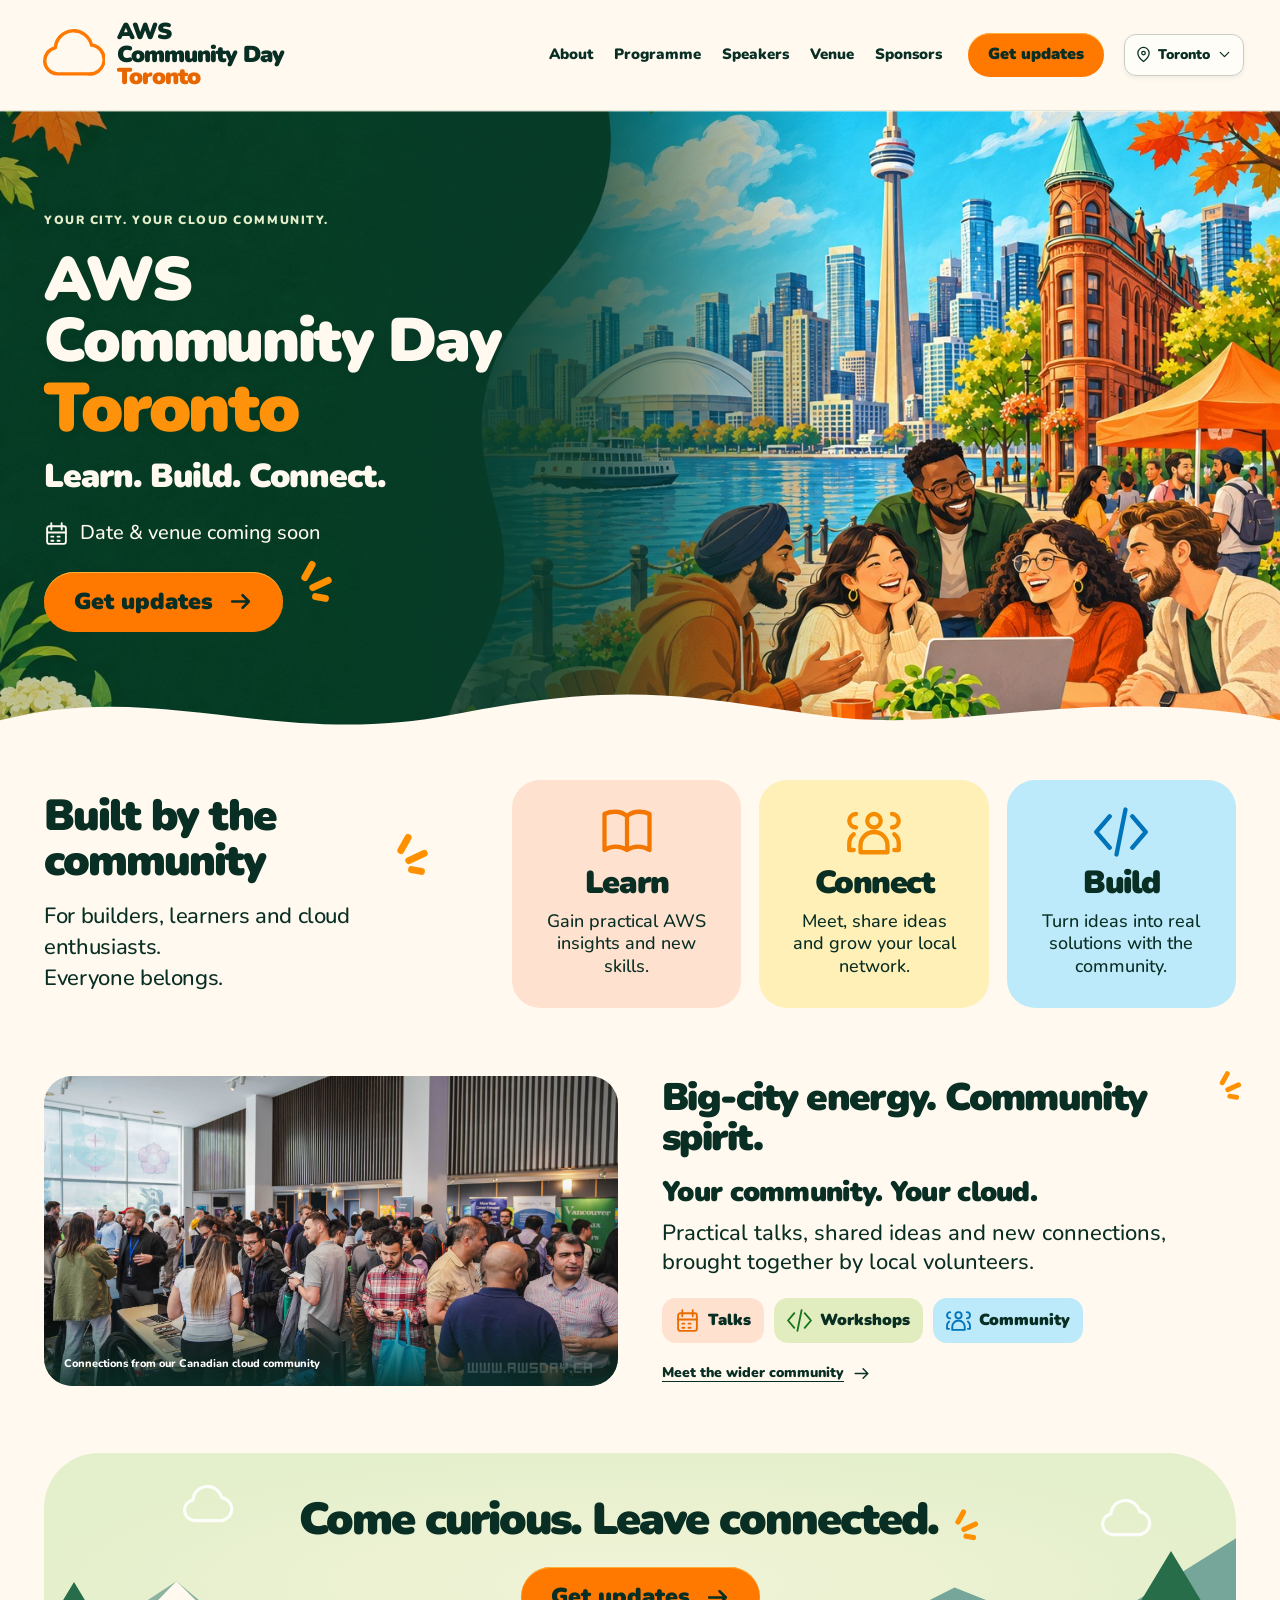
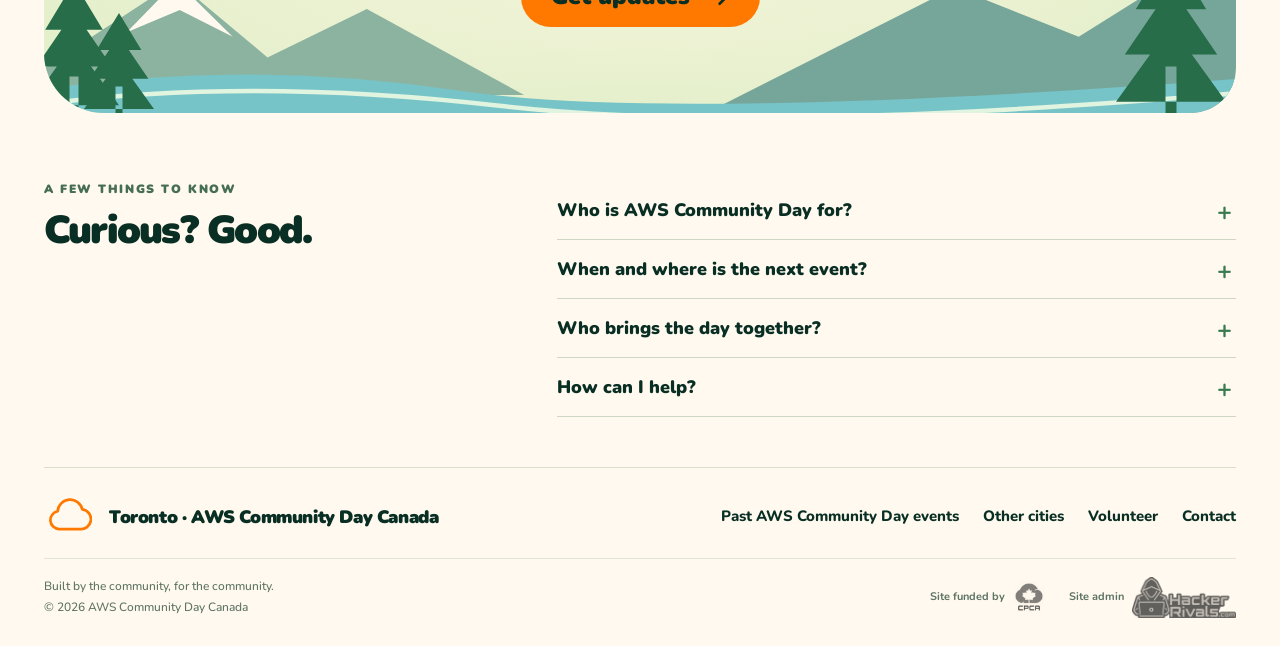
<file: index.html>
<!doctype html>
<html lang="en-CA">
<head>
<meta charset="utf-8">
<meta name="viewport" content="width=device-width,initial-scale=1">
<meta name="theme-color" content="#093b2b"><title>AWS Community Day Toronto | Learn. Build. Connect.</title>
<meta name="description" content="Built by the community, for the community. Join AWS Community Day Toronto for practical talks, shared ideas and new connections. Date and venue coming soon.">
<link rel="canonical" href="https://toronto.awsday.ca/">
<meta property="og:type" content="website">
<meta property="og:title" content="AWS Community Day Toronto">
<meta property="og:description" content="Learn. Build. Connect. Everyone belongs.">
<meta property="og:url" content="https://toronto.awsday.ca/">
<meta property="og:image" content="https://toronto.awsday.ca/assets/hero.jpg">
<meta name="twitter:card" content="summary_large_image">
<link rel="icon" href="favicon.svg" type="image/svg+xml">
<link rel="preload" href="assets/nunito-latin.woff2" as="font" type="font/woff2" crossorigin>
<link rel="preload" href="assets/hero.jpg" as="image" fetchpriority="high">
<link rel="stylesheet" href="styles.css?v=a0f942ae7796">
<script src="app.js" defer></script></head>
<body data-city="toronto"><a href="#main" class="skip-link">Skip to content</a>
<header class="site-header"><div class="header-inner"><a class="brand" href="#top" aria-label="AWS Community Day Toronto home"><svg class="icon brand-cloud" viewBox="0 0 24 24" fill="none" stroke="currentColor" stroke-width="1.8" stroke-linecap="round" stroke-linejoin="round" aria-hidden="true"><path d="M7 19a5 5 0 0 1-.8-9.9A7 7 0 0 1 20 8a5.5 5.5 0 0 1-1.5 11Z"/></svg><span>AWS<br>Community Day<br><strong>Toronto</strong></span></a>
<nav class="desktop-nav" aria-label="Main navigation"><a href="#about">About</a><button data-panel="programme" aria-haspopup="dialog" aria-controls="panel-programme">Programme</button><button data-panel="speakers" aria-haspopup="dialog" aria-controls="panel-speakers">Speakers</button><button data-panel="venue" aria-haspopup="dialog" aria-controls="panel-venue">Venue</button><button data-panel="sponsors" aria-haspopup="dialog" aria-controls="panel-sponsors">Sponsors</button></nav><div class="header-actions"><a class="button button-small header-updates" href="https://www.meetup.com/toronto-aws-users-united/" target="_blank" rel="noopener noreferrer">Get updates</a><div class="city-selector"><button class="city-switch" data-city-picker aria-expanded="false" aria-controls="city-options" aria-label="Change city, currently Toronto"><svg class="icon " viewBox="0 0 24 24" fill="none" stroke="currentColor" stroke-width="1.8" stroke-linecap="round" stroke-linejoin="round" aria-hidden="true"><path d="M20 10c0 6-8 12-8 12S4 16 4 10a8 8 0 1 1 16 0Z"/><circle cx="12" cy="10" r="2.5"/></svg><span>Toronto</span><svg class="icon " viewBox="0 0 24 24" fill="none" stroke="currentColor" stroke-width="1.8" stroke-linecap="round" stroke-linejoin="round" aria-hidden="true"><path d="m6 9 6 6 6-6"/></svg></button><nav id="city-options" class="city-dropdown" aria-label="Choose your city" hidden><a href="https://vancouver.awsday.ca/"><span>Vancouver</span></a><a href="https://toronto.awsday.ca/" aria-current="page"><span>Toronto</span><span class="city-dropdown-current">Current city</span></a><a href="https://victoria.awsday.ca/"><span>Victoria</span></a></nav></div><button class="menu-toggle" aria-expanded="false" aria-controls="mobile-nav" aria-label="Open navigation"><svg class="icon " viewBox="0 0 24 24" fill="none" stroke="currentColor" stroke-width="1.8" stroke-linecap="round" stroke-linejoin="round" aria-hidden="true"><path d="M3 6h18M3 12h18M3 18h18"/></svg></button></div></div>
<nav id="mobile-nav" class="mobile-nav" aria-label="Mobile navigation" hidden><a href="#about">About</a><button data-panel="programme" aria-haspopup="dialog" aria-controls="panel-programme">Programme</button><button data-panel="speakers" aria-haspopup="dialog" aria-controls="panel-speakers">Speakers</button><button data-panel="venue" aria-haspopup="dialog" aria-controls="panel-venue">Venue</button><button data-panel="sponsors" aria-haspopup="dialog" aria-controls="panel-sponsors">Sponsors</button><a href="https://www.meetup.com/toronto-aws-users-united/" target="_blank" rel="noopener noreferrer">Get updates</a></nav></header>
<main id="main">
<section id="top" class="hero" aria-labelledby="hero-title"><img class="hero-art" src="assets/hero.jpg" width="1536" height="1024" alt="Illustrated Toronto waterfront with the CN Tower, skyline and a community of builders" fetchpriority="high"><div class="hero-inner"><div class="hero-copy"><span class="hero-kicker">Your city. Your cloud community.</span><h1 id="hero-title">AWS<br>Community Day<br><span>Toronto</span></h1><p class="hero-tagline">Learn. Build. Connect.</p><p class="event-status"><svg class="icon " viewBox="0 0 24 24" fill="none" stroke="currentColor" stroke-width="1.8" stroke-linecap="round" stroke-linejoin="round" aria-hidden="true"><rect x="3" y="5" width="18" height="17" rx="2"/><path d="M7 2v6m10-6v6M3 11h18M7 15h2m4 0h2m-8 4h2m4 0h2"/></svg> Date & venue coming soon</p><div class="hero-cta"><a class="button button-large" href="https://www.meetup.com/toronto-aws-users-united/" target="_blank" rel="noopener noreferrer">Get updates <svg class="icon " viewBox="0 0 24 24" fill="none" stroke="currentColor" stroke-width="1.8" stroke-linecap="round" stroke-linejoin="round" aria-hidden="true"><path d="M4 12h16m-6-6 6 6-6 6"/></svg></a><span class="sparks" aria-hidden="true"><i></i><i></i><i></i></span></div></div></div><svg class="hero-wave" viewBox="0 0 1440 55" preserveAspectRatio="none" aria-hidden="true"><path d="M0 35C180-15 310 70 510 28S780 8 930 30 1230-10 1440 35V55H0Z" fill="#fff9ef"/></svg></section>
<section id="about" class="community-section content-width" aria-labelledby="community-title"><div class="community-intro"><h2 id="community-title">Built by the<br>community<span class="sparks" aria-hidden="true"><i></i><i></i><i></i></span></h2><p>For builders, learners and cloud enthusiasts.<br>Everyone belongs.</p></div><div class="pillars">
<article class="pillar learn"><svg class="icon " viewBox="0 0 24 24" fill="none" stroke="currentColor" stroke-width="1.8" stroke-linecap="round" stroke-linejoin="round" aria-hidden="true"><path d="M12 5C9 2 4 3 2 4v16c3-2 7-2 10 0 3-2 7-2 10 0V4c-2-1-7-2-10 1Zm0 0v15"/></svg><h3>Learn</h3><p>Gain practical AWS insights and new skills.</p></article>
<article class="pillar connect"><svg class="icon " viewBox="0 0 24 24" fill="none" stroke="currentColor" stroke-width="1.8" stroke-linecap="round" stroke-linejoin="round" aria-hidden="true"><circle cx="12" cy="7" r="3"/><path d="M6 21v-3a6 6 0 0 1 12 0v3ZM4 4a3 3 0 0 0 0 6M20 4a3 3 0 0 1 0 6M3 13a5 5 0 0 0-2 4v3h2m18-7a5 5 0 0 1 2 4v3h-2"/></svg><h3>Connect</h3><p>Meet, share ideas and grow your local network.</p></article>
<article class="pillar build"><svg class="icon " viewBox="0 0 24 24" fill="none" stroke="currentColor" stroke-width="1.8" stroke-linecap="round" stroke-linejoin="round" aria-hidden="true"><path d="m7 5-6 7 6 7m10-14 6 7-6 7M14 2l-4 20"/></svg><h3>Build</h3><p>Turn ideas into real solutions with the community.</p></article></div></section>
<section class="story-section content-width" aria-labelledby="story-title">
<figure class="community-photo"><img src="assets/community.jpg" width="3600" height="2400" loading="lazy" alt="Cloud community members meeting and sharing ideas at a previous Canadian event"><figcaption>Connections from our Canadian cloud community</figcaption></figure><div class="story-copy"><h2 id="story-title">Big-city energy. Community spirit.<span class="sparks" aria-hidden="true"><i></i><i></i><i></i></span></h2><h3>Your community. Your cloud.</h3><p>Practical talks, shared ideas and new connections, brought together by local volunteers.</p><div class="activity-tags"><button class="tag talks" data-panel="programme" aria-haspopup="dialog" aria-controls="panel-programme"><svg class="icon " viewBox="0 0 24 24" fill="none" stroke="currentColor" stroke-width="1.8" stroke-linecap="round" stroke-linejoin="round" aria-hidden="true"><rect x="3" y="5" width="18" height="17" rx="2"/><path d="M7 2v6m10-6v6M3 11h18M7 15h2m4 0h2m-8 4h2m4 0h2"/></svg> Talks</button><button class="tag workshops" data-panel="programme" aria-haspopup="dialog" aria-controls="panel-programme"><svg class="icon " viewBox="0 0 24 24" fill="none" stroke="currentColor" stroke-width="1.8" stroke-linecap="round" stroke-linejoin="round" aria-hidden="true"><path d="m7 5-6 7 6 7m10-14 6 7-6 7M14 2l-4 20"/></svg> Workshops</button><button class="tag community" data-panel="volunteer" aria-haspopup="dialog" aria-controls="panel-volunteer"><svg class="icon " viewBox="0 0 24 24" fill="none" stroke="currentColor" stroke-width="1.8" stroke-linecap="round" stroke-linejoin="round" aria-hidden="true"><circle cx="12" cy="7" r="3"/><path d="M6 21v-3a6 6 0 0 1 12 0v3ZM4 4a3 3 0 0 0 0 6M20 4a3 3 0 0 1 0 6M3 13a5 5 0 0 0-2 4v3h2m18-7a5 5 0 0 1 2 4v3h-2"/></svg> Community</button></div><a class="text-link" href="https://canadiancloud.org/" target="_blank" rel="noopener noreferrer">Meet the wider community <svg class="icon " viewBox="0 0 24 24" fill="none" stroke="currentColor" stroke-width="1.8" stroke-linecap="round" stroke-linejoin="round" aria-hidden="true"><path d="M4 12h16m-6-6 6 6-6 6"/></svg></a></div></section>
<section class="join-section content-width" aria-labelledby="join-title"><div class="join-landscape" aria-hidden="true"><svg viewBox="0 0 1440 290" preserveAspectRatio="none"><path d="M0 240 160 143 270 228 390 174 580 270H0Z" fill="#8cb3a0"/><path d="m100 200 60-57 68 62-64-30Z" fill="#fff9ef"/><path d="M800 290 1100 150 1250 205 1440 95V290Z" fill="#76a59a"/><path d="M0 263Q250 230 500 265T1440 252V290H0Z" fill="#76c4c7"/><path d="M0 280Q250 250 550 282T1440 268" stroke="#e1f4df" stroke-width="5" fill="none"/></svg><svg class="pine pine-one" viewBox="0 0 100 160" fill="currentColor"><path d="M45 105h10v55H45zM50 0 18 53h18L8 94h23L0 137h100L69 94h23L64 53h18Z"/></svg><svg class="pine pine-two" viewBox="0 0 100 160" fill="currentColor"><path d="M45 105h10v55H45zM50 0 18 53h18L8 94h23L0 137h100L69 94h23L64 53h18Z"/></svg><svg class="pine pine-three" viewBox="0 0 100 160" fill="currentColor"><path d="M45 105h10v55H45zM50 0 18 53h18L8 94h23L0 137h100L69 94h23L64 53h18Z"/></svg><svg class="icon landscape-cloud cloud-one" viewBox="0 0 24 24" fill="none" stroke="currentColor" stroke-width="1.8" stroke-linecap="round" stroke-linejoin="round" aria-hidden="true"><path d="M7 19a5 5 0 0 1-.8-9.9A7 7 0 0 1 20 8a5.5 5.5 0 0 1-1.5 11Z"/></svg><svg class="icon landscape-cloud cloud-two" viewBox="0 0 24 24" fill="none" stroke="currentColor" stroke-width="1.8" stroke-linecap="round" stroke-linejoin="round" aria-hidden="true"><path d="M7 19a5 5 0 0 1-.8-9.9A7 7 0 0 1 20 8a5.5 5.5 0 0 1-1.5 11Z"/></svg></div><div class="join-copy"><h2 id="join-title">Come curious.<br class="mobile-break"> Leave connected.<span class="sparks" aria-hidden="true"><i></i><i></i><i></i></span></h2><a class="button button-large" href="https://www.meetup.com/toronto-aws-users-united/" target="_blank" rel="noopener noreferrer">Get updates <svg class="icon " viewBox="0 0 24 24" fill="none" stroke="currentColor" stroke-width="1.8" stroke-linecap="round" stroke-linejoin="round" aria-hidden="true"><path d="M4 12h16m-6-6 6 6-6 6"/></svg></a></div></section>
<section class="faq-section content-width" aria-labelledby="faq-title"><div class="faq-heading"><span class="eyebrow">A few things to know</span><h2 id="faq-title">Curious? Good.</h2></div><div class="faq-items">
<details><summary>Who is AWS Community Day for?</summary><p>Developers, architects, students, cloud enthusiasts and anyone curious about AWS. Whether you’re just starting or have been building for years, you’re welcome here.</p></details>
<details><summary>When and where is the next event?</summary><p>The date and venue for Toronto are coming soon. Confirmed details, tickets, speakers and the programme will be published here.</p></details>
<details><summary>Who brings the day together?</summary><p>Local community leaders bring the day together, supported by AWS and the Canadian Public Cloud Association. It’s a day to learn from each other and make meaningful connections.</p></details>
<details><summary>How can I help?</summary><p>Attend one of the <a href="https://www.meetup.com/toronto-aws-users-united/" target="_blank" rel="noopener noreferrer">regular AWS Toronto meetups</a>, get to know the community, and connect with the local leaders to find out how you can volunteer.</p></details></div></section></main>
<footer class="site-footer content-width"><div class="footer-top"><a class="footer-brand" href="https://awsday.ca/"><svg class="icon " viewBox="0 0 24 24" fill="none" stroke="currentColor" stroke-width="1.8" stroke-linecap="round" stroke-linejoin="round" aria-hidden="true"><path d="M7 19a5 5 0 0 1-.8-9.9A7 7 0 0 1 20 8a5.5 5.5 0 0 1-1.5 11Z"/></svg><span>Toronto · AWS Community Day Canada</span></a>
<nav aria-label="Footer navigation"><a href="past-events/">Past AWS Community Day events</a><button data-city-picker aria-expanded="false" aria-controls="city-options">Other cities</button><button data-panel="volunteer" aria-haspopup="dialog" aria-controls="panel-volunteer">Volunteer</button><button data-panel="contact" aria-haspopup="dialog" aria-controls="panel-contact">Contact</button></nav></div><div class="footer-bottom"><div class="footer-notes"><span>Built by the community, for the community.</span><span>© 2026 AWS Community Day Canada</span></div><div class="footer-credits" aria-label="Site credits"><a class="footer-credit" href="https://canadiancloud.org/" target="_blank" rel="noopener noreferrer" aria-label="Site funded by CPCA, Canadian Public Cloud Association"><span>Site funded by</span><img class="cpca-logo" src="assets/cpca-logo.png" alt="CPCA" width="102" height="102" loading="lazy"></a><a class="footer-credit" href="https://hackerrivals.com/" target="_blank" rel="noopener noreferrer" aria-label="Site admin: HackerRivals"><span>Site admin</span><img class="hackerrivals-logo" src="assets/hackerrivals-logo.png" alt="HackerRivals" width="867" height="347" loading="lazy"></a></div></div></footer>

<dialog id="panel-programme" aria-labelledby="title-programme"><button class="dialog-close" aria-label="Close dialog"><svg class="icon " viewBox="0 0 24 24" fill="none" stroke="currentColor" stroke-width="1.8" stroke-linecap="round" stroke-linejoin="round" aria-hidden="true"><path d="m5 5 14 14M19 5 5 19"/></svg></button><span class="eyebrow">Programme</span><h2 id="title-programme">A day for curious minds.</h2><p>Practical talks, shared ideas and space to meet other builders. The Toronto programme and session times will be published once confirmed.</p><div class="panel-list"><p><svg class="icon " viewBox="0 0 24 24" fill="none" stroke="currentColor" stroke-width="1.8" stroke-linecap="round" stroke-linejoin="round" aria-hidden="true"><path d="M12 5C9 2 4 3 2 4v16c3-2 7-2 10 0 3-2 7-2 10 0V4c-2-1-7-2-10 1Zm0 0v15"/></svg> Learn from the people building in the cloud.</p><p><svg class="icon " viewBox="0 0 24 24" fill="none" stroke="currentColor" stroke-width="1.8" stroke-linecap="round" stroke-linejoin="round" aria-hidden="true"><path d="m7 5-6 7 6 7m10-14 6 7-6 7M14 2l-4 20"/></svg> Explore ideas you can put into practice.</p><p><svg class="icon " viewBox="0 0 24 24" fill="none" stroke="currentColor" stroke-width="1.8" stroke-linecap="round" stroke-linejoin="round" aria-hidden="true"><circle cx="12" cy="7" r="3"/><path d="M6 21v-3a6 6 0 0 1 12 0v3ZM4 4a3 3 0 0 0 0 6M20 4a3 3 0 0 1 0 6M3 13a5 5 0 0 0-2 4v3h2m18-7a5 5 0 0 1 2 4v3h-2"/></svg> Make time for conversations and connections.</p></div><p class="status-line">Full programme coming soon</p></dialog>
<dialog id="panel-speakers" aria-labelledby="title-speakers"><button class="dialog-close" aria-label="Close dialog"><svg class="icon " viewBox="0 0 24 24" fill="none" stroke="currentColor" stroke-width="1.8" stroke-linecap="round" stroke-linejoin="round" aria-hidden="true"><path d="m5 5 14 14M19 5 5 19"/></svg></button><span class="eyebrow">Speakers</span><h2 id="title-speakers">Community voices. Real experience.</h2><p>A call for speakers will be announced soon.</p><p>In the meantime, attend an <a href="https://www.meetup.com/toronto-aws-users-united/" target="_blank" rel="noopener noreferrer">AWS Toronto meetup event</a> to get to know the community and connect with the local leaders.</p></dialog>
<dialog id="panel-venue" aria-labelledby="title-venue"><button class="dialog-close" aria-label="Close dialog"><svg class="icon " viewBox="0 0 24 24" fill="none" stroke="currentColor" stroke-width="1.8" stroke-linecap="round" stroke-linejoin="round" aria-hidden="true"><path d="m5 5 14 14M19 5 5 19"/></svg></button><span class="eyebrow">Date & venue</span><h2 id="title-venue">See you in Toronto.</h2><p>The date and venue for the next AWS Community Day Toronto will be announced here.</p><p>Once confirmed, you’ll find the address, transport options and accessibility information in this space.</p><p class="status-line">Date & venue coming soon</p></dialog>
<dialog id="panel-sponsors" aria-labelledby="title-sponsors"><button class="dialog-close" aria-label="Close dialog"><svg class="icon " viewBox="0 0 24 24" fill="none" stroke="currentColor" stroke-width="1.8" stroke-linecap="round" stroke-linejoin="round" aria-hidden="true"><path d="m5 5 14 14M19 5 5 19"/></svg></button><span class="eyebrow">Partners & sponsors</span><h2 id="title-sponsors">Help the community build.</h2><p>A call for sponsors will be announced soon.</p><p>In the meantime, attend an <a href="https://www.meetup.com/toronto-aws-users-united/" target="_blank" rel="noopener noreferrer">AWS Toronto meetup event</a> to get to know the community and connect with the local leaders.</p></dialog>
<dialog id="panel-volunteer" aria-labelledby="title-volunteer"><button class="dialog-close" aria-label="Close dialog"><svg class="icon " viewBox="0 0 24 24" fill="none" stroke="currentColor" stroke-width="1.8" stroke-linecap="round" stroke-linejoin="round" aria-hidden="true"><path d="m5 5 14 14M19 5 5 19"/></svg></button><span class="eyebrow">Volunteer</span><h2 id="title-volunteer">Built together. By people like you.</h2><p>AWS Community Day is brought together by local volunteers. Help welcome attendees, support speakers or bring your own skills to the organizing team in Toronto.</p><a class="button" href="mailto:info@awsday.ca?subject=AWS%20Community%20Day%20Toronto%3A%20Volunteer%20interest">Get involved <svg class="icon " viewBox="0 0 24 24" fill="none" stroke="currentColor" stroke-width="1.8" stroke-linecap="round" stroke-linejoin="round" aria-hidden="true"><path d="M20 4a5 5 0 0 0-8 1 5 5 0 0 0-8-1c-7 6 8 17 8 17S27 10 20 4Z"/></svg></a></dialog>

<dialog id="panel-contact" aria-labelledby="title-contact"><button class="dialog-close" aria-label="Close dialog"><svg class="icon " viewBox="0 0 24 24" fill="none" stroke="currentColor" stroke-width="1.8" stroke-linecap="round" stroke-linejoin="round" aria-hidden="true"><path d="m5 5 14 14M19 5 5 19"/></svg></button><span class="eyebrow">Contact</span><h2 id="title-contact">Let’s start a conversation.</h2><p>Questions about AWS Community Day Toronto? Get in touch with the organizing team.</p><a class="button" href="mailto:info@awsday.ca?subject=AWS%20Community%20Day%20Toronto%3A%20General%20enquiry"><svg class="icon " viewBox="0 0 24 24" fill="none" stroke="currentColor" stroke-width="1.8" stroke-linecap="round" stroke-linejoin="round" aria-hidden="true"><rect x="2" y="4" width="20" height="16" rx="2"/><path d="m2 6 10 7L22 6"/></svg> info@awsday.ca</a><p class="panel-note">Part of the <a href="https://canadiancloud.org/" target="_blank" rel="noopener noreferrer">Canadian Public Cloud Association</a> community.</p></dialog>
</body></html>
</file>
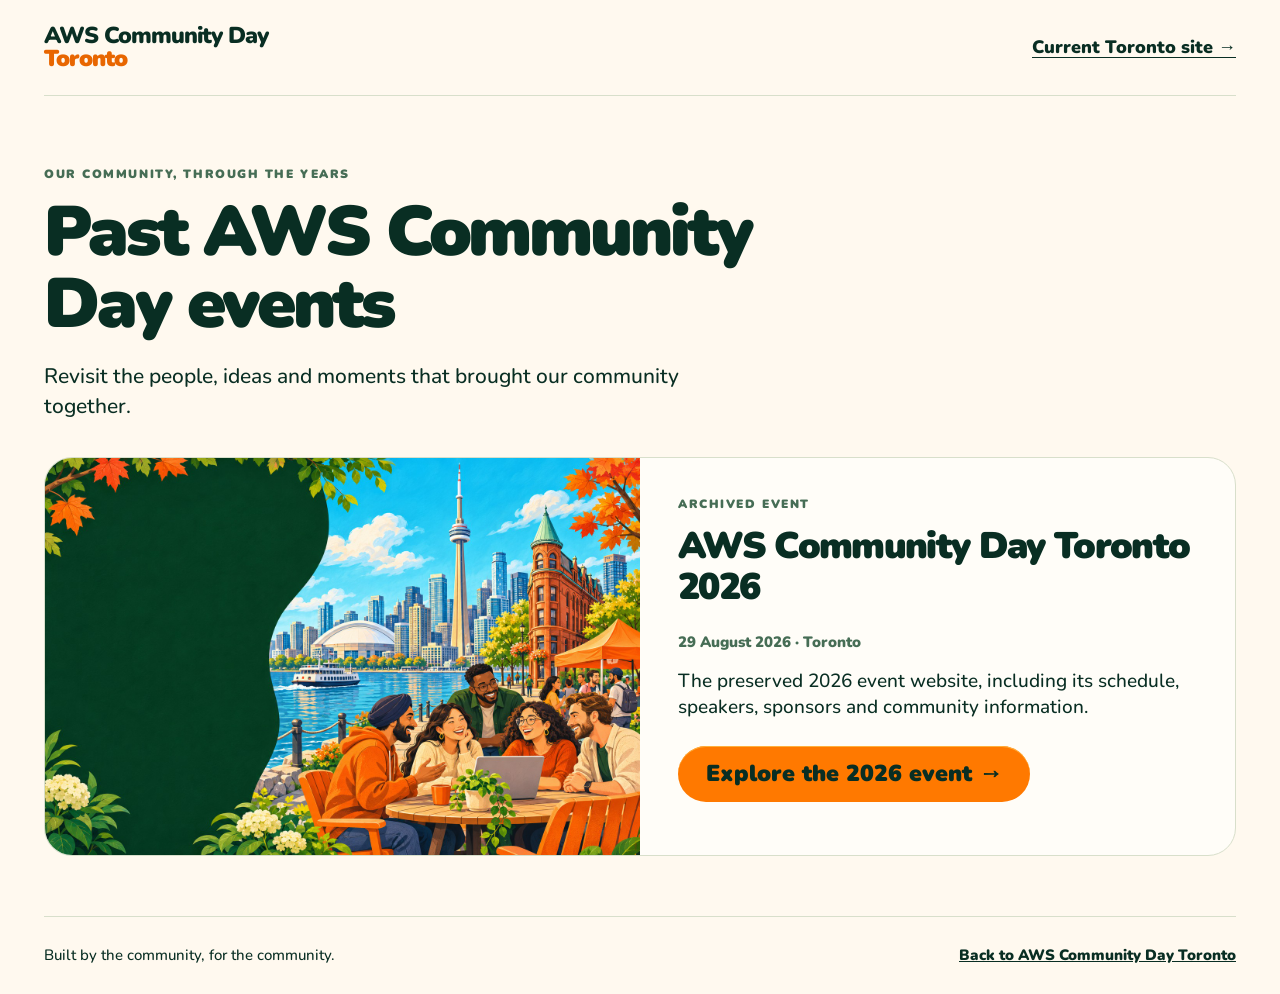
<file: past-events/index.html>
<!doctype html>
<html lang="en-CA">
<head>
<meta charset="utf-8"><meta name="viewport" content="width=device-width,initial-scale=1">
<title>Past AWS Community Day events | Toronto</title>
<meta name="description" content="Explore past AWS Community Day events, including the archived Toronto 2026 event website, schedule, speakers and sponsors.">
<link rel="canonical" href="https://toronto.awsday.ca/past-events/">
<link rel="icon" href="../favicon.svg" type="image/svg+xml"><link rel="stylesheet" href="../styles.css">
<style>
.archive-header{display:flex;justify-content:space-between;align-items:center;gap:24px;padding:25px 0;border-bottom:1px solid #d8dfcb}.archive-header a{font-weight:900;text-underline-offset:4px}.archive-heading{padding:70px 0 36px;max-width:800px}.archive-heading h1{font-size:clamp(40px,6vw,70px);margin:14px 0 22px}.archive-heading p{font-size:21px;max-width:650px}.archive-feature{display:grid;grid-template-columns:1fr 1fr;overflow:hidden;border:1px solid #d8dfcb;border-radius:28px;background:#fffdf8;margin:0 0 60px}.archive-feature img{width:100%;height:100%;min-height:320px;object-fit:cover;object-position:75% center}.archive-feature-copy{padding:38px}.archive-feature h2{font-size:37px;line-height:1.1;margin:12px 0 20px}.archive-feature p{font-size:19px;margin:14px 0 25px}.archive-date{font-size:15px;font-weight:900;color:#466d55}.archive-older{margin-bottom:70px}.archive-older h2{font-size:32px;margin-bottom:22px}.archive-older ul{list-style:none;padding:0;display:grid;grid-template-columns:1fr 1fr;gap:18px}.archive-older li{padding:24px;border:1px solid #d8dfcb;border-radius:20px;background:#f0f2df}.archive-older a{font-size:22px;font-weight:900;text-underline-offset:5px}.archive-older p{font-size:15px;margin-top:12px}.archive-foot{padding:28px 0;border-top:1px solid #d8dfcb;display:flex;justify-content:space-between;gap:18px;flex-wrap:wrap;font-size:15px}.archive-foot a{font-weight:900}@media(max-width:760px){.archive-header{gap:16px}.archive-header .brand{font-size:16px}.archive-header>a:last-child{font-size:14px;text-align:right}.archive-heading{padding-top:42px}.archive-feature{grid-template-columns:1fr}.archive-feature img{height:240px;min-height:0}.archive-feature-copy{padding:27px}.archive-feature h2{font-size:32px}.archive-older ul{grid-template-columns:1fr}.archive-feature .button{font-size:18px;padding:15px 20px}}
</style></head>
<body><a class="skip-link" href="#main">Skip to content</a>
<header class="archive-header content-width"><a class="brand" href="../" aria-label="AWS Community Day Toronto home"><span>AWS Community Day<br><strong>Toronto</strong></span></a><a href="../">Current Toronto site &rarr;</a></header>
<main id="main" class="content-width"><div class="archive-heading"><span class="eyebrow">Our community, through the years</span><h1>Past AWS Community Day events</h1><p>Revisit the people, ideas and moments that brought our community together.</p></div>
<article class="archive-feature"><img src="../assets/hero.jpg" alt="Illustrated Toronto waterfront and cloud community" width="1536" height="1024"><div class="archive-feature-copy"><span class="eyebrow">Archived event</span><h2>AWS Community Day Toronto 2026</h2><span class="archive-date">29 August 2026 &middot; Toronto</span><p>The preserved 2026 event website, including its schedule, speakers, sponsors and community information.</p><a class="button" href="2026/">Explore the 2026 event &rarr;</a></div></article>
</main>
<footer class="archive-foot content-width"><span>Built by the community, for the community.</span><a href="../">Back to AWS Community Day Toronto</a></footer></body></html>
</file>
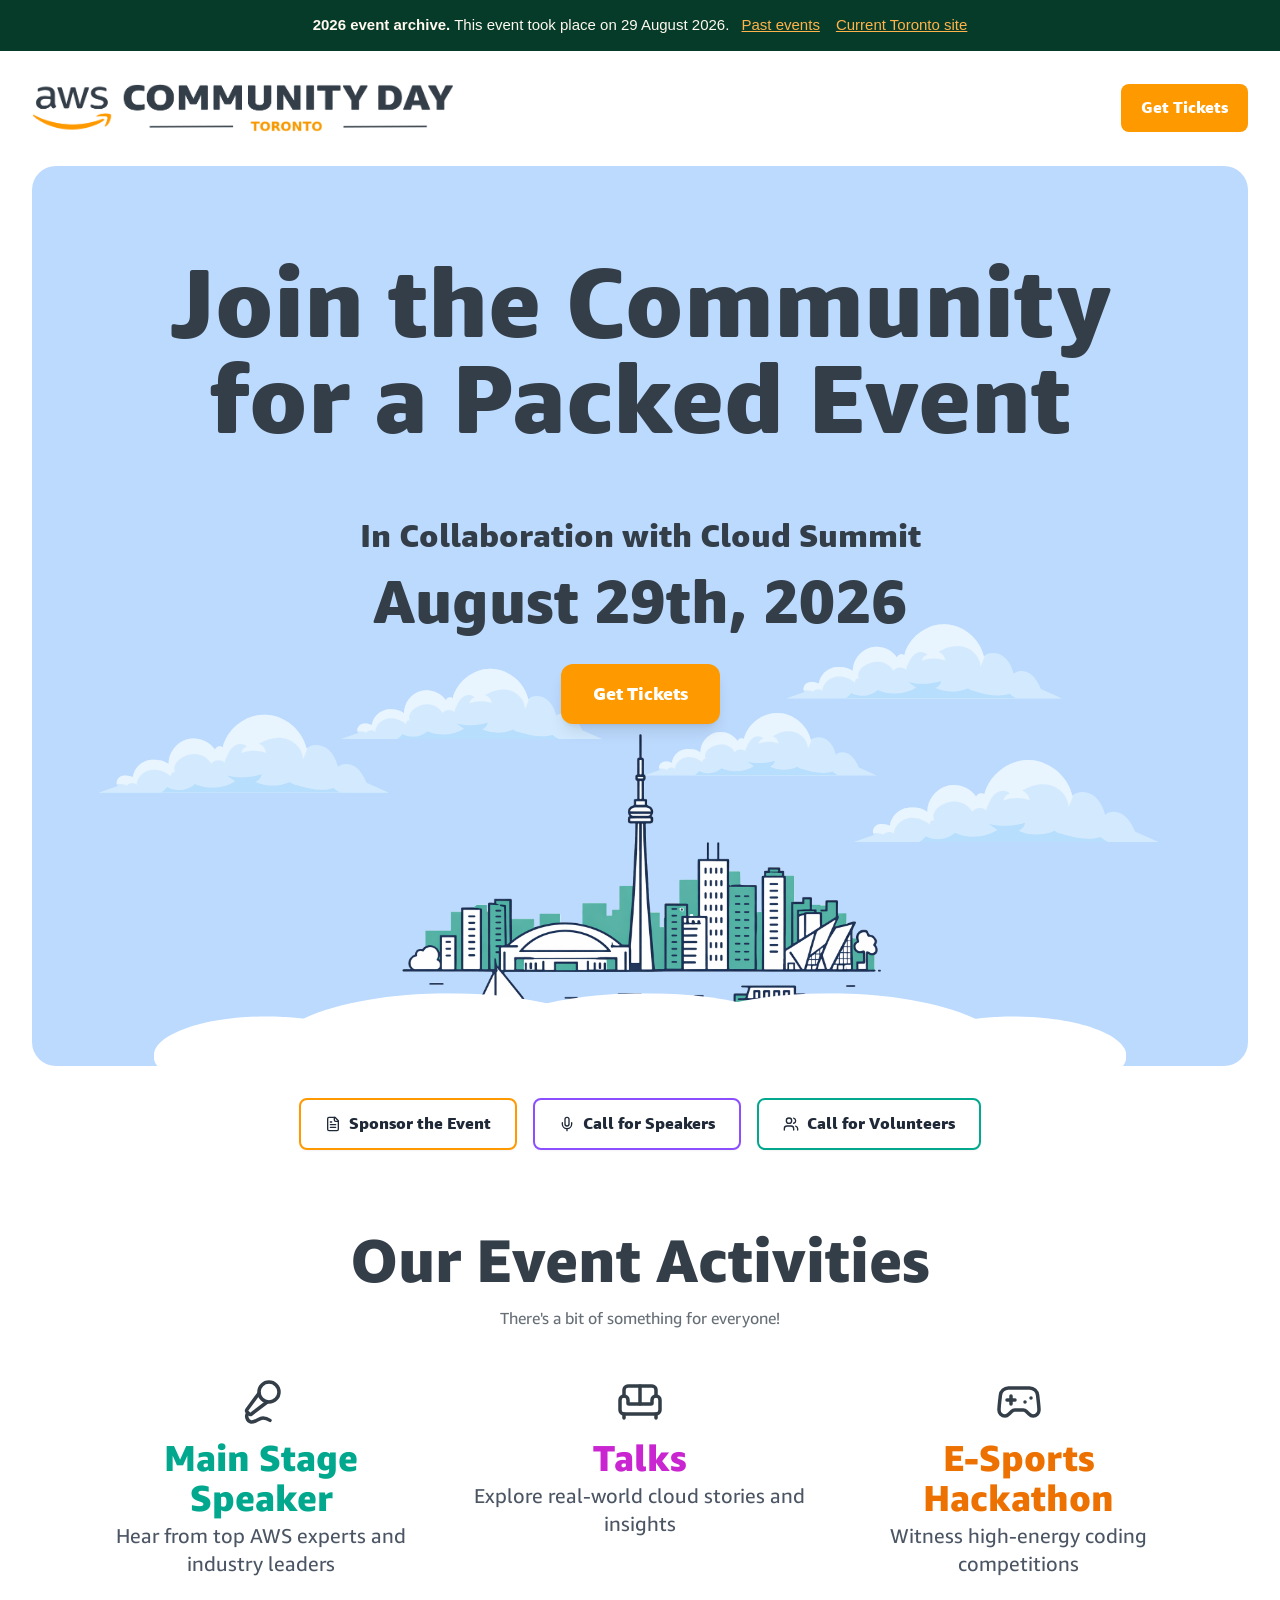
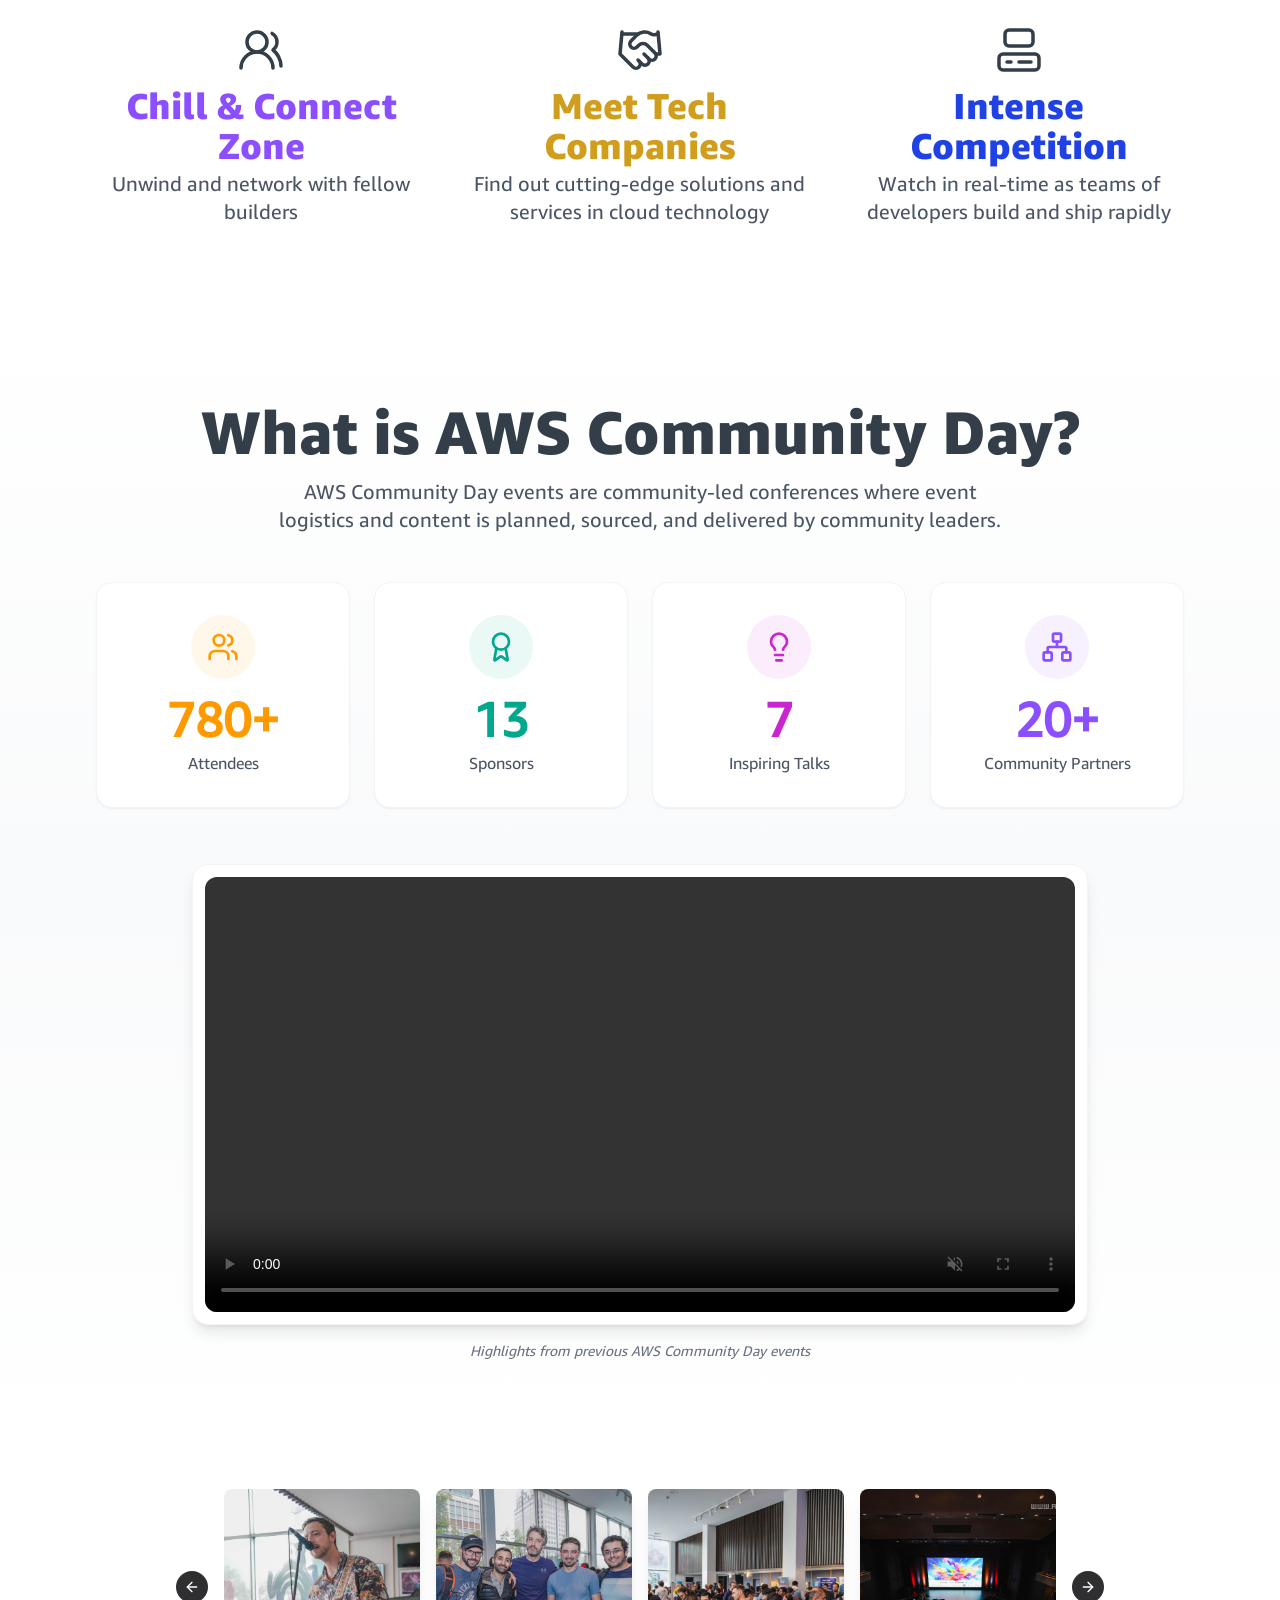
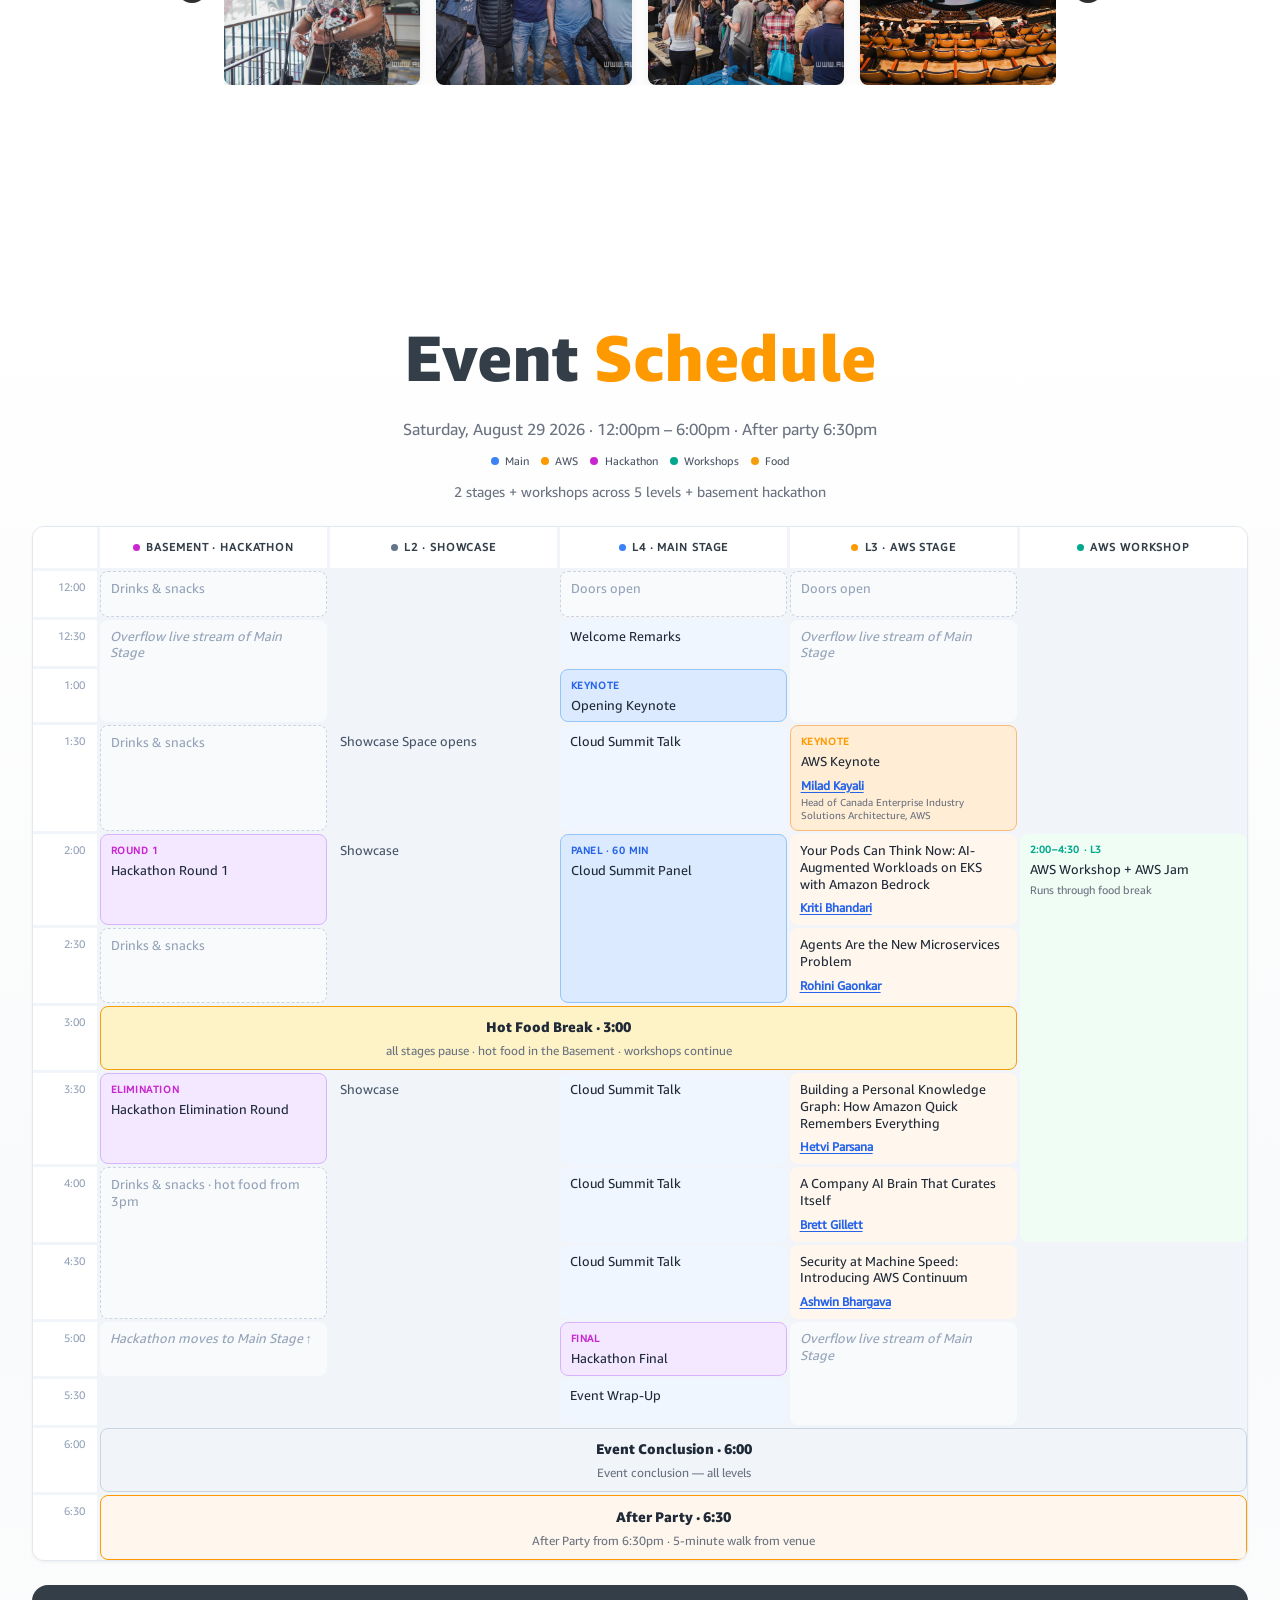
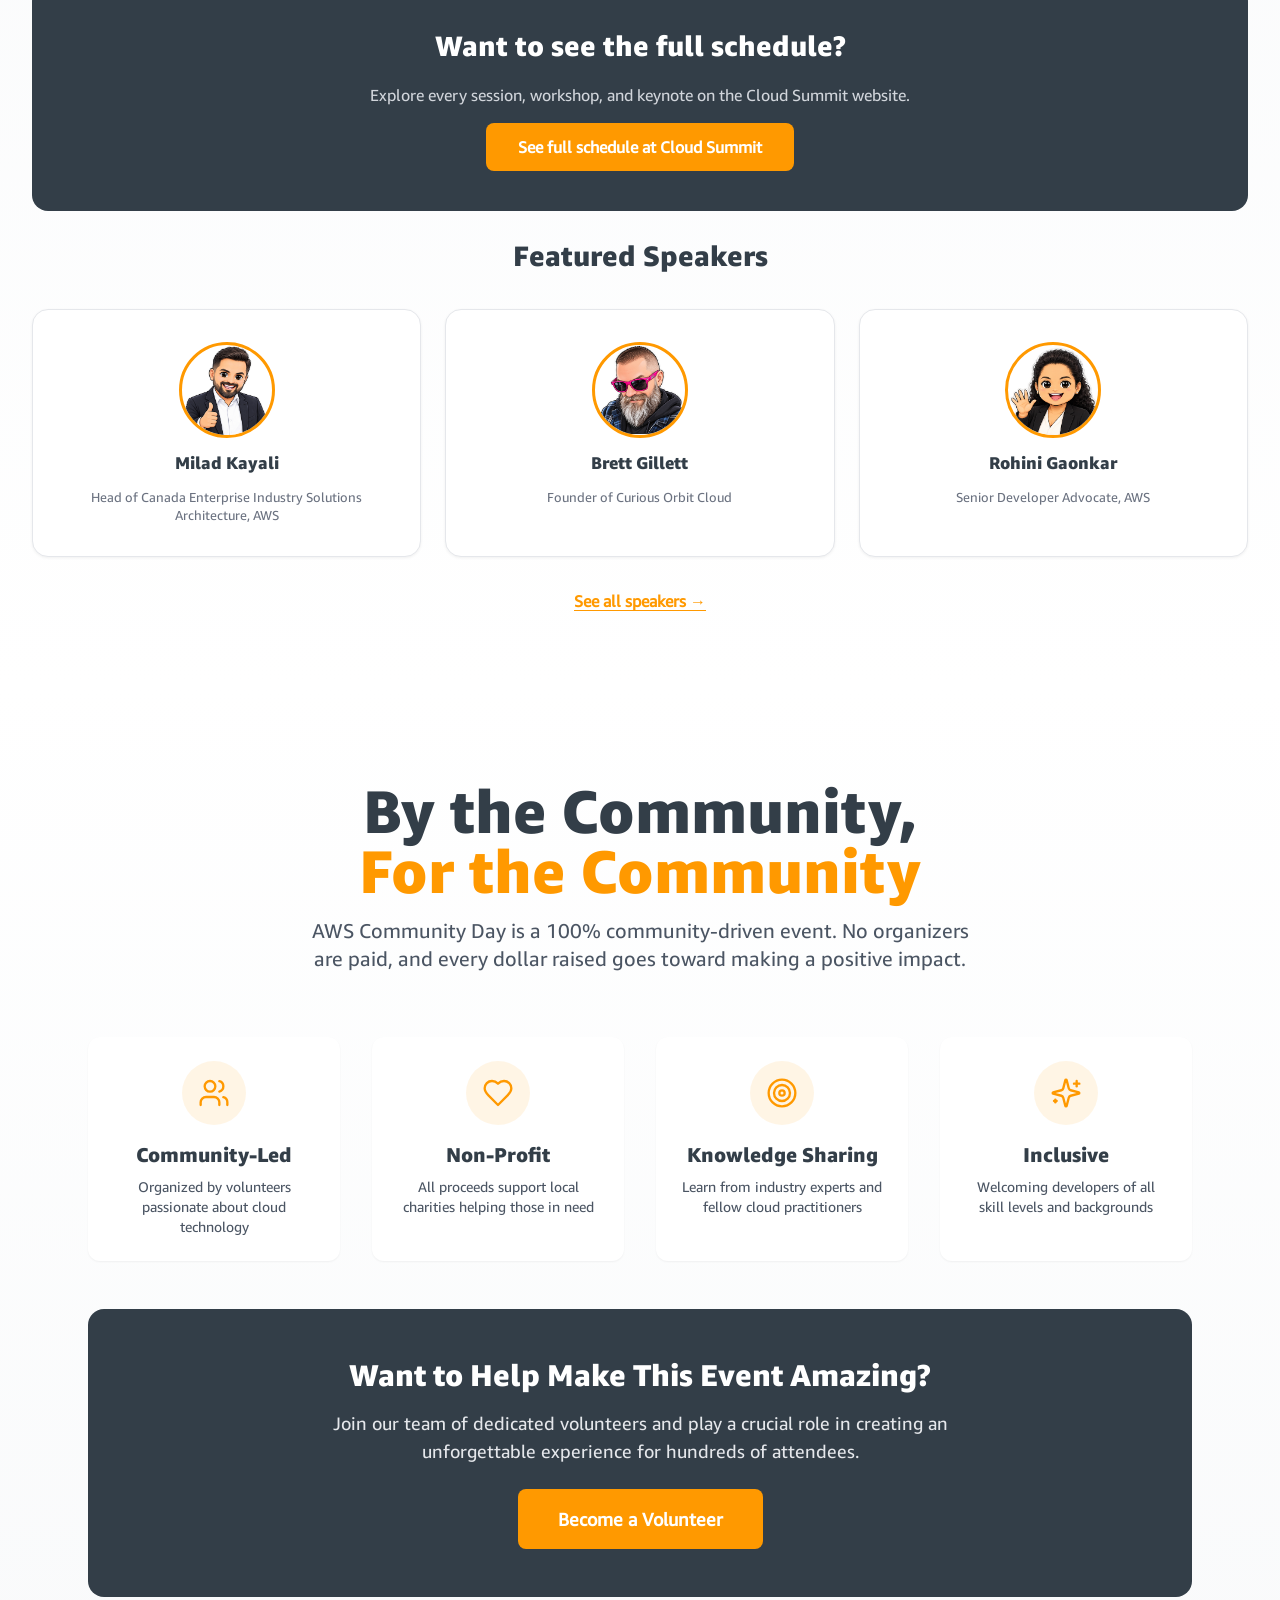
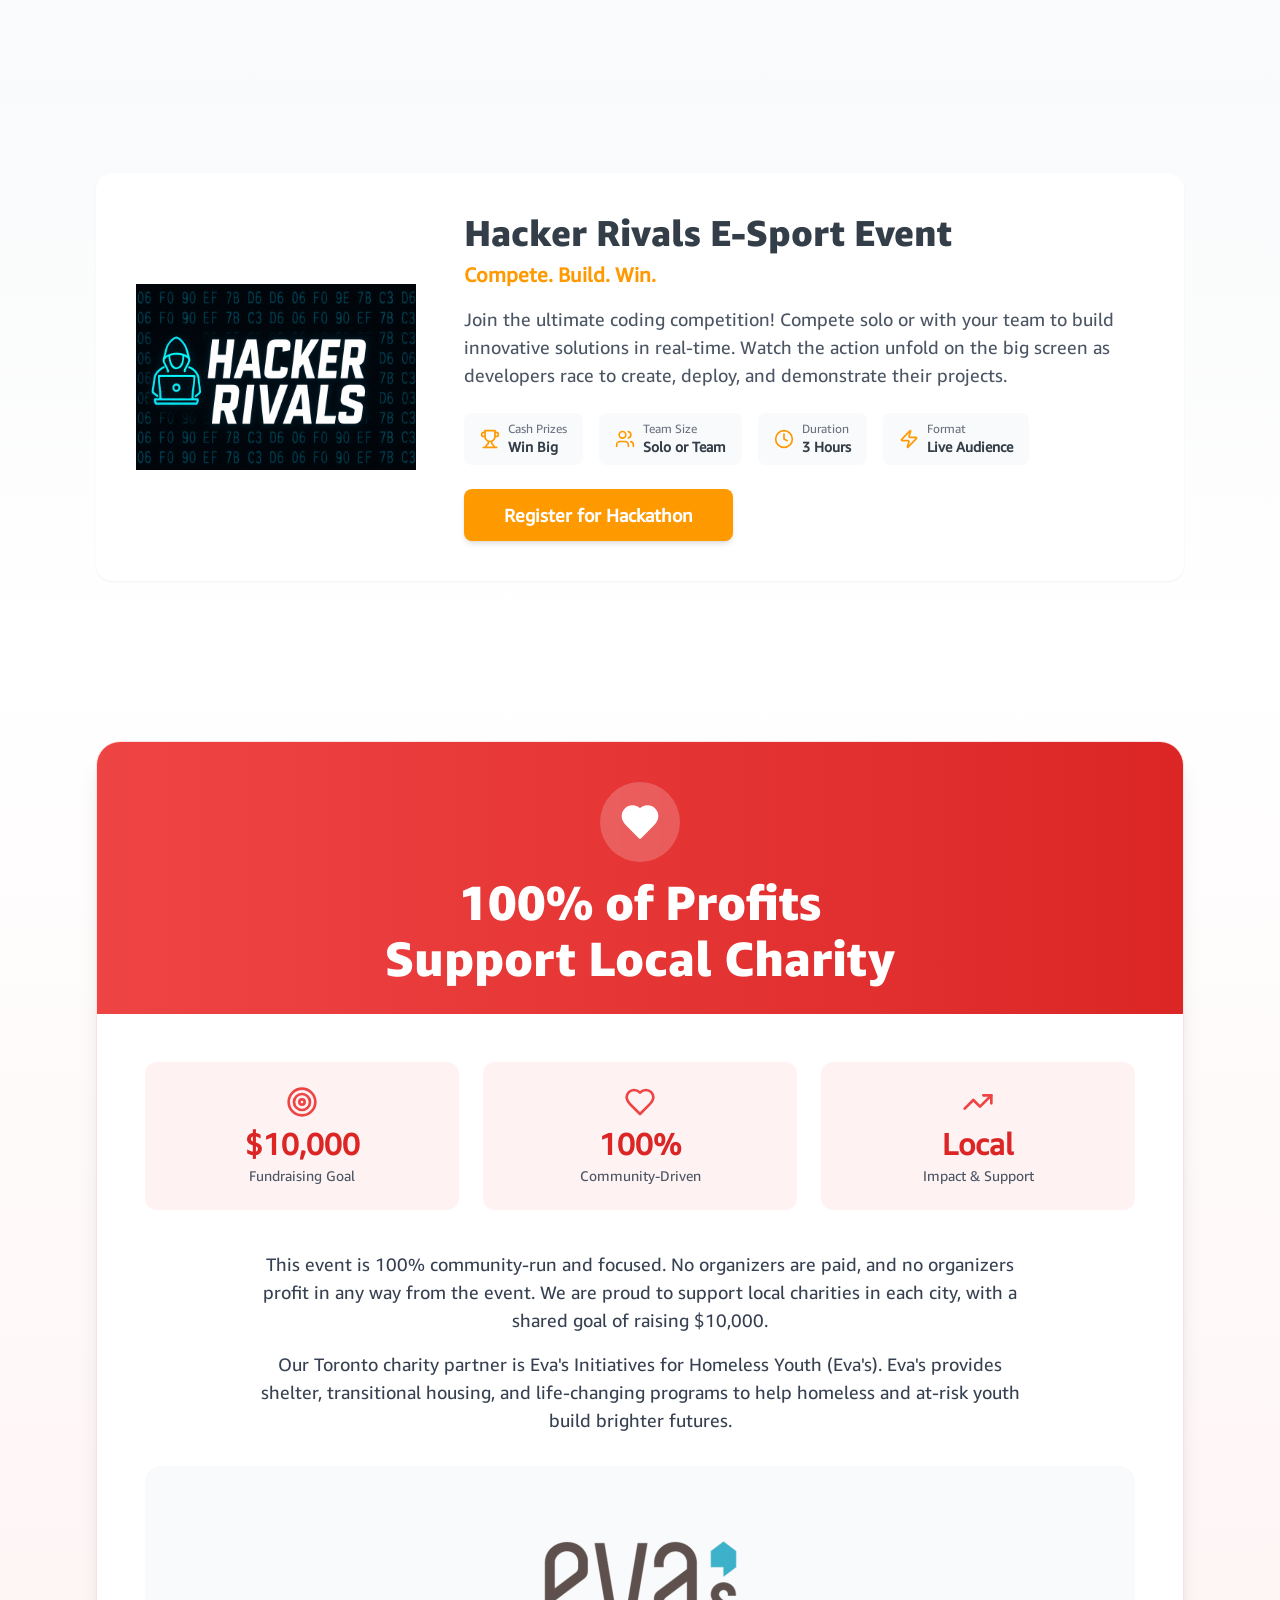
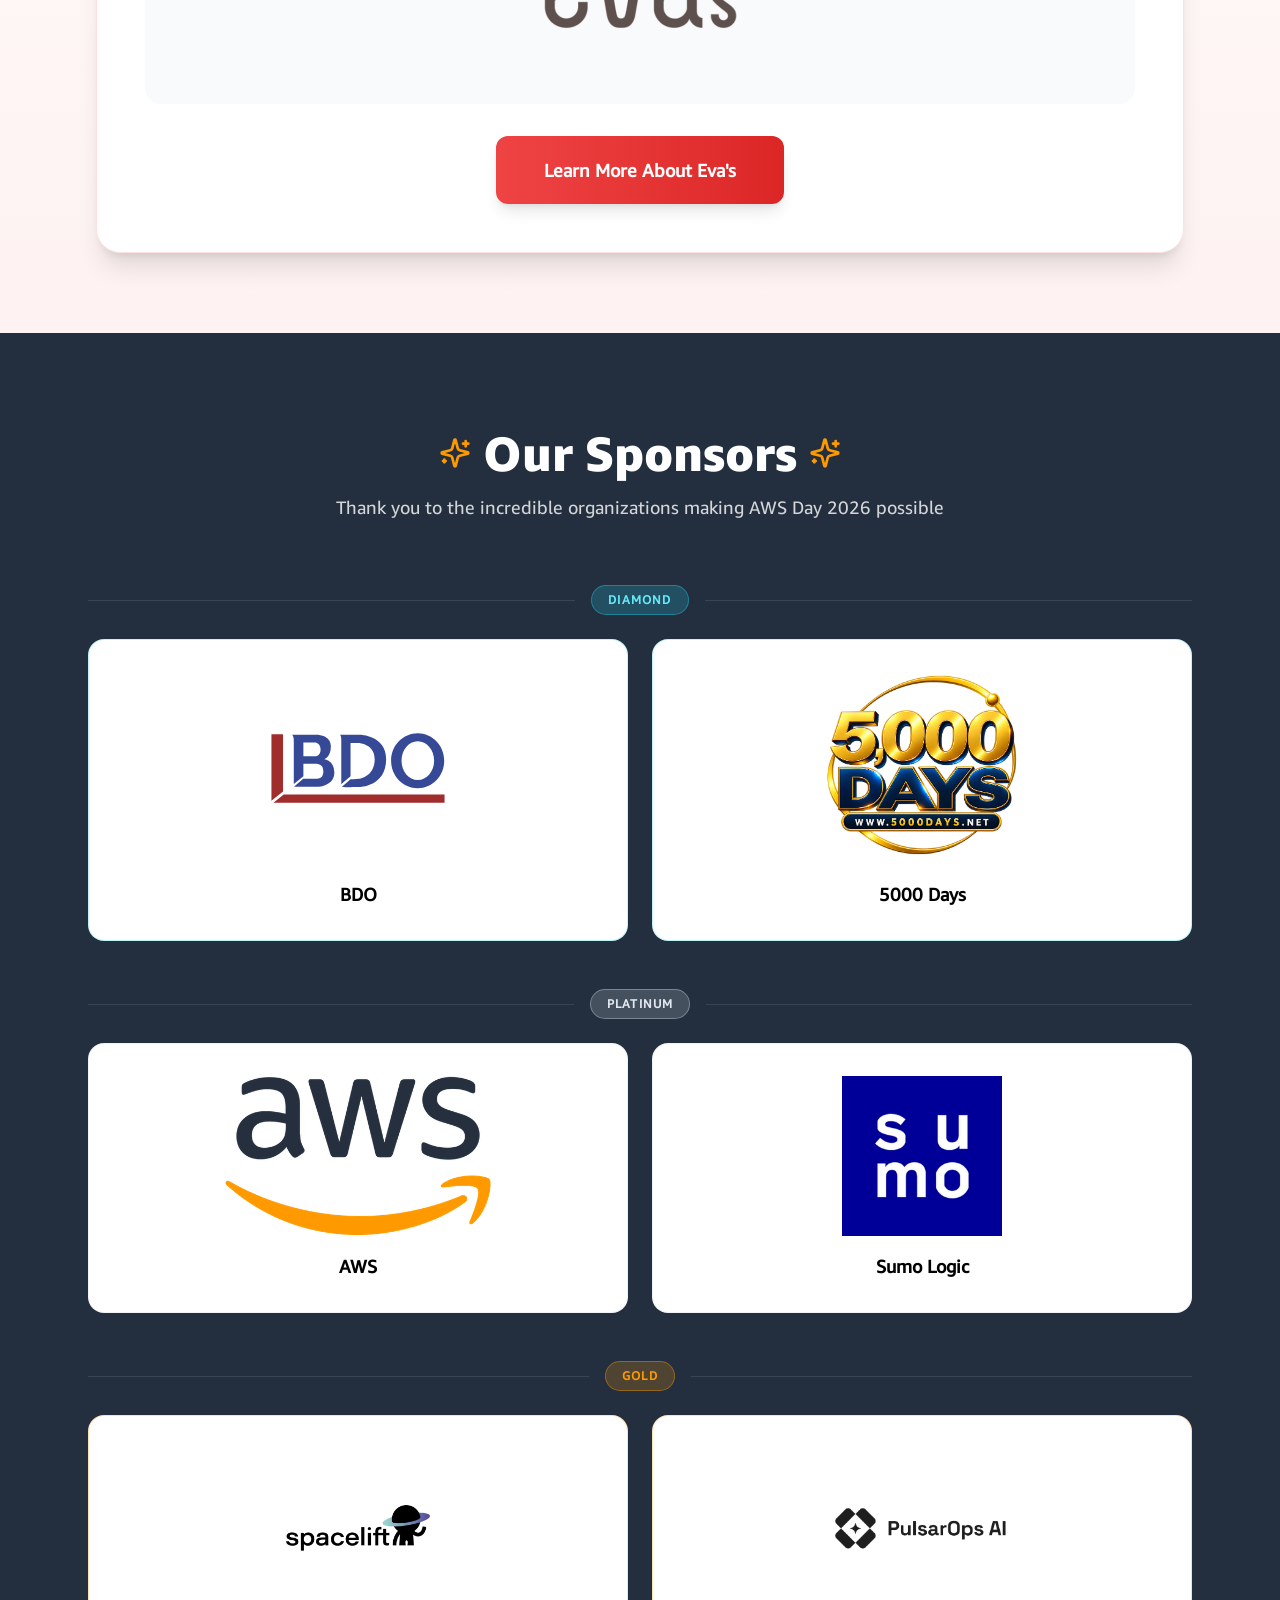
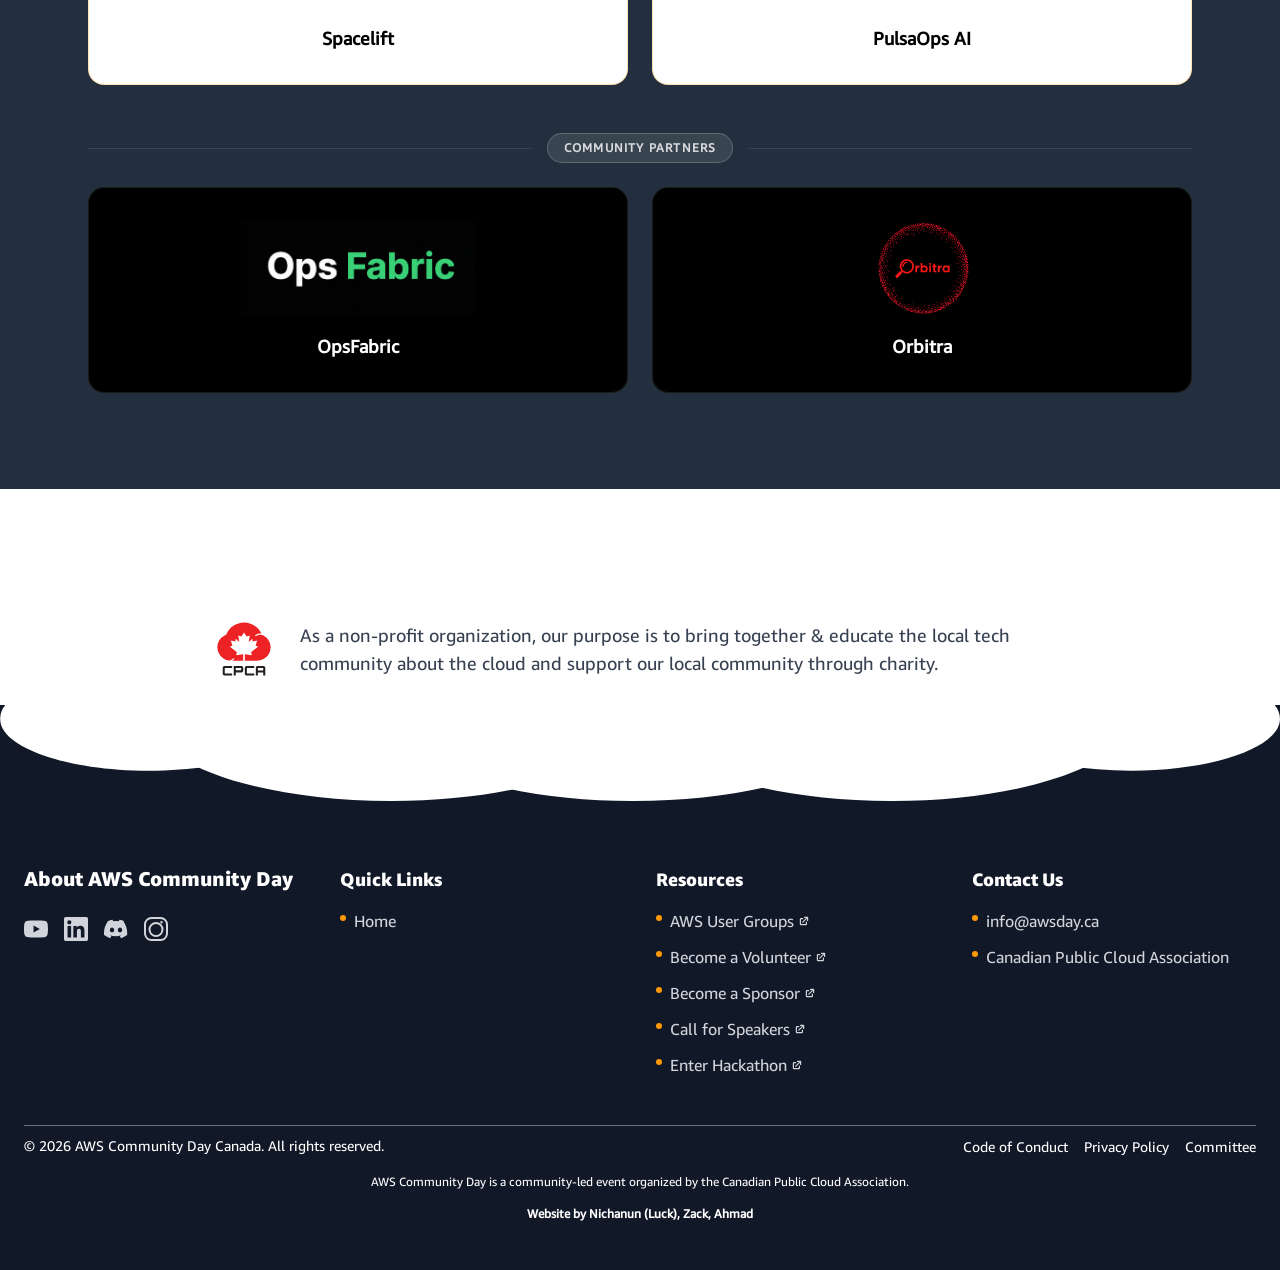
<file: past-events/2026/index.html>
<!DOCTYPE html><html lang="en"><head><meta charSet="utf-8"/><meta name="viewport" content="width=device-width, initial-scale=1"/><link rel="stylesheet" href="/past-events/2026/_next/static/css/5f7f322ecd1ba22d.css" data-precedence="next"/><link rel="stylesheet" href="/past-events/2026/_next/static/css/4696409f3880d3de.css" data-precedence="next"/><link rel="preload" as="script" fetchPriority="low" href="/past-events/2026/_next/static/chunks/webpack-aa579de4a4fa36b8.js"/><script src="/past-events/2026/_next/static/chunks/fd9d1056-a8258ca2afd687b3.js" async=""></script><script src="/past-events/2026/_next/static/chunks/23-5f166d69099f5ed8.js" async=""></script><script src="/past-events/2026/_next/static/chunks/main-app-5c8f23b89a059cd2.js" async=""></script><script src="/past-events/2026/_next/static/chunks/347-7370fe3cc0c24f6e.js" async=""></script><script src="/past-events/2026/_next/static/chunks/63-c23125a475ea271b.js" async=""></script><script src="/past-events/2026/_next/static/chunks/597-d67d0c7c69bdcfd5.js" async=""></script><script src="/past-events/2026/_next/static/chunks/326-5e386c8015ea14a5.js" async=""></script><script src="/past-events/2026/_next/static/chunks/app/page-c0a40655ac9327c2.js" async=""></script><script src="/past-events/2026/_next/static/chunks/app/layout-ca64e4f70213ba6f.js" async=""></script><title>AWS Community Day Toronto 2026 | Event archive</title><meta name="description" content="The AWS Community Day in Vancouver Canada features expert-led talks, technical workshops, hands-on labs, and networking opportunities with industry leaders and fellow enthusiasts. Whether you&#x27;re an experienced professional or a newcomer in the world of AWS, come join us. Be part of the movement to create a better, smarter, and more connected world."/><script src="/past-events/2026/_next/static/chunks/polyfills-78c92fac7aa8fdd8.js" noModule=""></script><meta name="robots" content="noindex,follow"><link rel="stylesheet" href="/past-events/2026/archive.css"><script defer src="/past-events/2026/archive.js"></script></head><body class="antialiased __variable_ad029e __variable_4ec087 __variable_05d20a __variable_993591"><aside style="background:#073b29;color:#fff9ef;padding:14px 20px;text-align:center;font-family:Arial, sans-serif;font-size:15px;position:relative;z-index:60" aria-label="Event archive notice"><strong>2026 event archive.</strong> This event took place on 29 August 2026. <a href="/past-events/" style="color:#ffb34a;text-decoration:underline;margin-left:8px">Past events</a><a href="/" style="color:#ffb34a;text-decoration:underline;margin-left:16px">Current Toronto site</a></aside><!--$--><!--/$--><!--$!--><template data-dgst="BAILOUT_TO_CLIENT_SIDE_RENDERING"></template><div class=""></div><!--/$--><script src="/past-events/2026/_next/static/chunks/webpack-aa579de4a4fa36b8.js" async=""></script><script>(self.__next_f=self.__next_f||[]).push([0]);self.__next_f.push([2,null])</script><script>self.__next_f.push([1,"1:HL[\"/past-events/2026/_next/static/css/5f7f322ecd1ba22d.css\",\"style\"]\n2:HL[\"/past-events/2026/_next/static/css/4696409f3880d3de.css\",\"style\"]\n"])</script><script>self.__next_f.push([1,"3:I[5751,[],\"\"]\n5:I[6513,[],\"ClientPageRoot\"]\n6:I[7087,[\"347\",\"static/chunks/347-7370fe3cc0c24f6e.js\",\"63\",\"static/chunks/63-c23125a475ea271b.js\",\"597\",\"static/chunks/597-d67d0c7c69bdcfd5.js\",\"326\",\"static/chunks/326-5e386c8015ea14a5.js\",\"931\",\"static/chunks/app/page-c0a40655ac9327c2.js\"],\"default\"]\n7:I[6052,[\"185\",\"static/chunks/app/layout-ca64e4f70213ba6f.js\"],\"ScrollToHash\"]\n8:\"$Sreact.suspense\"\n9:I[9275,[],\"\"]\na:I[1343,[],\"\"]\nc:I[6130,[],\"\"]\nd:[]\n"])</script><script>self.__next_f.push([1,"0:[[[\"$\",\"link\",\"0\",{\"rel\":\"stylesheet\",\"href\":\"/past-events/2026/_next/static/css/5f7f322ecd1ba22d.css\",\"precedence\":\"next\",\"crossOrigin\":\"$undefined\"}]],[\"$\",\"$L3\",null,{\"buildId\":\"PEWam2I19uT9JxlW_AqRM\",\"assetPrefix\":\"/past-events/2026\",\"initialCanonicalUrl\":\"/\",\"initialTree\":[\"\",{\"children\":[\"__PAGE__\",{}]},\"$undefined\",\"$undefined\",true],\"initialSeedData\":[\"\",{\"children\":[\"__PAGE__\",{},[[\"$L4\",[\"$\",\"$L5\",null,{\"props\":{\"params\":{},\"searchParams\":{}},\"Component\":\"$6\"}]],null],null]},[[\"$\",\"html\",null,{\"lang\":\"en\",\"children\":[\"$\",\"body\",null,{\"className\":\"antialiased __variable_ad029e __variable_4ec087 __variable_05d20a __variable_993591\",\"children\":[[\"$\",\"aside\",null,{\"style\":{\"background\":\"#073b29\",\"color\":\"#fff9ef\",\"padding\":\"14px 20px\",\"textAlign\":\"center\",\"fontFamily\":\"Arial, sans-serif\",\"fontSize\":\"15px\",\"position\":\"relative\",\"zIndex\":60},\"aria-label\":\"Event archive notice\",\"children\":[[\"$\",\"strong\",null,{\"children\":\"2026 event archive.\"}],\" This event took place on 29 August 2026. \",[\"$\",\"a\",null,{\"href\":\"/past-events/\",\"style\":{\"color\":\"#ffb34a\",\"textDecoration\":\"underline\",\"marginLeft\":\"8px\"},\"children\":\"Past events\"}],[\"$\",\"a\",null,{\"href\":\"/\",\"style\":{\"color\":\"#ffb34a\",\"textDecoration\":\"underline\",\"marginLeft\":\"16px\"},\"children\":\"Current Toronto site\"}]]}],[\"$\",\"$L7\",null,{}],[\"$\",\"$8\",null,{\"fallback\":null,\"children\":null}],[\"$\",\"$L9\",null,{\"parallelRouterKey\":\"children\",\"segmentPath\":[\"children\"],\"error\":\"$undefined\",\"errorStyles\":\"$undefined\",\"errorScripts\":\"$undefined\",\"template\":[\"$\",\"$La\",null,{}],\"templateStyles\":\"$undefined\",\"templateScripts\":\"$undefined\",\"notFound\":[[\"$\",\"title\",null,{\"children\":\"404: This page could not be found.\"}],[\"$\",\"div\",null,{\"style\":{\"fontFamily\":\"system-ui,\\\"Segoe UI\\\",Roboto,Helvetica,Arial,sans-serif,\\\"Apple Color Emoji\\\",\\\"Segoe UI Emoji\\\"\",\"height\":\"100vh\",\"textAlign\":\"center\",\"display\":\"flex\",\"flexDirection\":\"column\",\"alignItems\":\"center\",\"justifyContent\":\"center\"},\"children\":[\"$\",\"div\",null,{\"children\":[[\"$\",\"style\",null,{\"dangerouslySetInnerHTML\":{\"__html\":\"body{color:#000;background:#fff;margin:0}.next-error-h1{border-right:1px solid rgba(0,0,0,.3)}@media (prefers-color-scheme:dark){body{color:#fff;background:#000}.next-error-h1{border-right:1px solid rgba(255,255,255,.3)}}\"}}],[\"$\",\"h1\",null,{\"className\":\"next-error-h1\",\"style\":{\"display\":\"inline-block\",\"margin\":\"0 20px 0 0\",\"padding\":\"0 23px 0 0\",\"fontSize\":24,\"fontWeight\":500,\"verticalAlign\":\"top\",\"lineHeight\":\"49px\"},\"children\":\"404\"}],[\"$\",\"div\",null,{\"style\":{\"display\":\"inline-block\"},\"children\":[\"$\",\"h2\",null,{\"style\":{\"fontSize\":14,\"fontWeight\":400,\"lineHeight\":\"49px\",\"margin\":0},\"children\":\"This page could not be found.\"}]}]]}]}]],\"notFoundStyles\":[],\"styles\":[[\"$\",\"link\",\"0\",{\"rel\":\"stylesheet\",\"href\":\"/past-events/2026/_next/static/css/4696409f3880d3de.css\",\"precedence\":\"next\",\"crossOrigin\":\"$undefined\"}]]}]]}]}],null],null],\"couldBeIntercepted\":false,\"initialHead\":[null,\"$Lb\"],\"globalErrorComponent\":\"$c\",\"missingSlots\":\"$Wd\"}]]\n"])</script><script>self.__next_f.push([1,"b:[[\"$\",\"meta\",\"0\",{\"name\":\"viewport\",\"content\":\"width=device-width, initial-scale=1\"}],[\"$\",\"meta\",\"1\",{\"charSet\":\"utf-8\"}],[\"$\",\"title\",\"2\",{\"children\":\"AWS Community Day Toronto 2026 | Event archive\"}],[\"$\",\"meta\",\"3\",{\"name\":\"description\",\"content\":\"The AWS Community Day in Vancouver Canada features expert-led talks, technical workshops, hands-on labs, and networking opportunities with industry leaders and fellow enthusiasts. Whether you're an experienced professional or a newcomer in the world of AWS, come join us. Be part of the movement to create a better, smarter, and more connected world.\"}]]\n4:null\n"])</script></body></html>
</file>
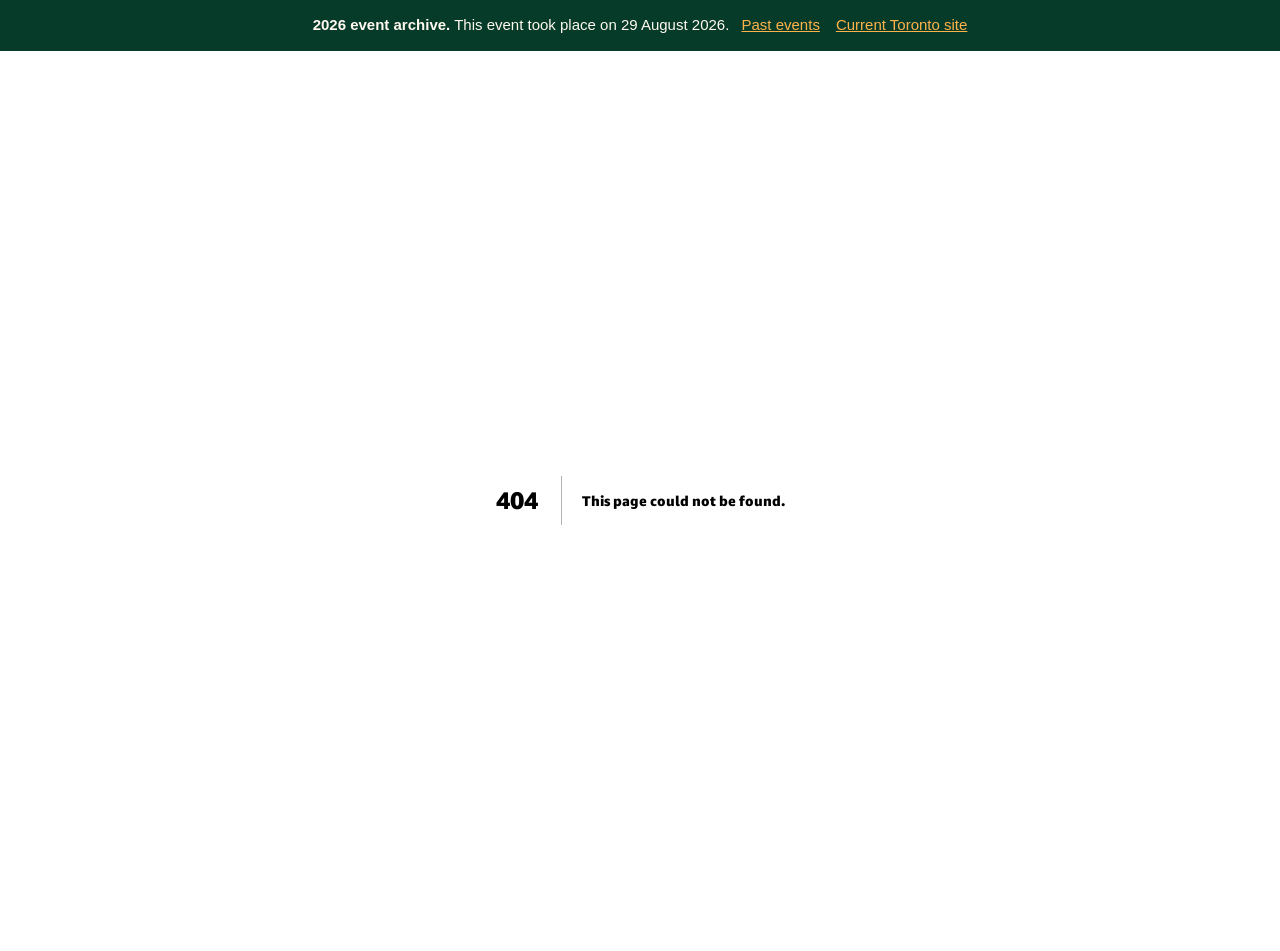
<file: past-events/2026/404/index.html>
<!DOCTYPE html><html lang="en"><head><meta charSet="utf-8"/><meta name="viewport" content="width=device-width, initial-scale=1"/><link rel="stylesheet" href="/past-events/2026/_next/static/css/5f7f322ecd1ba22d.css" data-precedence="next"/><link rel="preload" as="script" fetchPriority="low" href="/past-events/2026/_next/static/chunks/webpack-aa579de4a4fa36b8.js"/><script src="/past-events/2026/_next/static/chunks/fd9d1056-a8258ca2afd687b3.js" async=""></script><script src="/past-events/2026/_next/static/chunks/23-5f166d69099f5ed8.js" async=""></script><script src="/past-events/2026/_next/static/chunks/main-app-5c8f23b89a059cd2.js" async=""></script><script src="/past-events/2026/_next/static/chunks/app/layout-ca64e4f70213ba6f.js" async=""></script><meta name="robots" content="noindex"/><title>404: This page could not be found.</title><title>AWS Community Day Toronto 2026 | Event archive</title><meta name="description" content="The AWS Community Day in Vancouver Canada features expert-led talks, technical workshops, hands-on labs, and networking opportunities with industry leaders and fellow enthusiasts. Whether you&#x27;re an experienced professional or a newcomer in the world of AWS, come join us. Be part of the movement to create a better, smarter, and more connected world."/><script src="/past-events/2026/_next/static/chunks/polyfills-78c92fac7aa8fdd8.js" noModule=""></script><meta name="robots" content="noindex,follow"><link rel="stylesheet" href="/past-events/2026/archive.css"><script defer src="/past-events/2026/archive.js"></script></head><body class="antialiased __variable_ad029e __variable_4ec087 __variable_05d20a __variable_993591"><aside style="background:#073b29;color:#fff9ef;padding:14px 20px;text-align:center;font-family:Arial, sans-serif;font-size:15px;position:relative;z-index:60" aria-label="Event archive notice"><strong>2026 event archive.</strong> This event took place on 29 August 2026. <a href="/past-events/" style="color:#ffb34a;text-decoration:underline;margin-left:8px">Past events</a><a href="/" style="color:#ffb34a;text-decoration:underline;margin-left:16px">Current Toronto site</a></aside><!--$--><!--/$--><div style="font-family:system-ui,&quot;Segoe UI&quot;,Roboto,Helvetica,Arial,sans-serif,&quot;Apple Color Emoji&quot;,&quot;Segoe UI Emoji&quot;;height:100vh;text-align:center;display:flex;flex-direction:column;align-items:center;justify-content:center"><div><style>body{color:#000;background:#fff;margin:0}.next-error-h1{border-right:1px solid rgba(0,0,0,.3)}@media (prefers-color-scheme:dark){body{color:#fff;background:#000}.next-error-h1{border-right:1px solid rgba(255,255,255,.3)}}</style><h1 class="next-error-h1" style="display:inline-block;margin:0 20px 0 0;padding:0 23px 0 0;font-size:24px;font-weight:500;vertical-align:top;line-height:49px">404</h1><div style="display:inline-block"><h2 style="font-size:14px;font-weight:400;line-height:49px;margin:0">This page could not be found.</h2></div></div></div><script src="/past-events/2026/_next/static/chunks/webpack-aa579de4a4fa36b8.js" async=""></script><script>(self.__next_f=self.__next_f||[]).push([0]);self.__next_f.push([2,null])</script><script>self.__next_f.push([1,"1:HL[\"/past-events/2026/_next/static/css/5f7f322ecd1ba22d.css\",\"style\"]\n"])</script><script>self.__next_f.push([1,"2:I[5751,[],\"\"]\n4:I[9275,[],\"\"]\n5:I[1343,[],\"\"]\n6:I[6052,[\"185\",\"static/chunks/app/layout-ca64e4f70213ba6f.js\"],\"ScrollToHash\"]\n7:\"$Sreact.suspense\"\nd:I[6130,[],\"\"]\n8:{\"fontFamily\":\"system-ui,\\\"Segoe UI\\\",Roboto,Helvetica,Arial,sans-serif,\\\"Apple Color Emoji\\\",\\\"Segoe UI Emoji\\\"\",\"height\":\"100vh\",\"textAlign\":\"center\",\"display\":\"flex\",\"flexDirection\":\"column\",\"alignItems\":\"center\",\"justifyContent\":\"center\"}\n9:{\"display\":\"inline-block\",\"margin\":\"0 20px 0 0\",\"padding\":\"0 23px 0 0\",\"fontSize\":24,\"fontWeight\":500,\"verticalAlign\":\"top\",\"lineHeight\":\"49px\"}\na:{\"display\":\"inline-block\"}\nb:{\"fontSize\":14,\"fontWeight\":400,\"lineHeight\":\"49px\",\"margin\":0}\ne:[]\n"])</script><script>self.__next_f.push([1,"0:[[[\"$\",\"link\",\"0\",{\"rel\":\"stylesheet\",\"href\":\"/past-events/2026/_next/static/css/5f7f322ecd1ba22d.css\",\"precedence\":\"next\",\"crossOrigin\":\"$undefined\"}]],[\"$\",\"$L2\",null,{\"buildId\":\"PEWam2I19uT9JxlW_AqRM\",\"assetPrefix\":\"/past-events/2026\",\"initialCanonicalUrl\":\"/_not-found/\",\"initialTree\":[\"\",{\"children\":[\"/_not-found\",{\"children\":[\"__PAGE__\",{}]}]},\"$undefined\",\"$undefined\",true],\"initialSeedData\":[\"\",{\"children\":[\"/_not-found\",{\"children\":[\"__PAGE__\",{},[[\"$L3\",[[\"$\",\"title\",null,{\"children\":\"404: This page could not be found.\"}],[\"$\",\"div\",null,{\"style\":{\"fontFamily\":\"system-ui,\\\"Segoe UI\\\",Roboto,Helvetica,Arial,sans-serif,\\\"Apple Color Emoji\\\",\\\"Segoe UI Emoji\\\"\",\"height\":\"100vh\",\"textAlign\":\"center\",\"display\":\"flex\",\"flexDirection\":\"column\",\"alignItems\":\"center\",\"justifyContent\":\"center\"},\"children\":[\"$\",\"div\",null,{\"children\":[[\"$\",\"style\",null,{\"dangerouslySetInnerHTML\":{\"__html\":\"body{color:#000;background:#fff;margin:0}.next-error-h1{border-right:1px solid rgba(0,0,0,.3)}@media (prefers-color-scheme:dark){body{color:#fff;background:#000}.next-error-h1{border-right:1px solid rgba(255,255,255,.3)}}\"}}],[\"$\",\"h1\",null,{\"className\":\"next-error-h1\",\"style\":{\"display\":\"inline-block\",\"margin\":\"0 20px 0 0\",\"padding\":\"0 23px 0 0\",\"fontSize\":24,\"fontWeight\":500,\"verticalAlign\":\"top\",\"lineHeight\":\"49px\"},\"children\":\"404\"}],[\"$\",\"div\",null,{\"style\":{\"display\":\"inline-block\"},\"children\":[\"$\",\"h2\",null,{\"style\":{\"fontSize\":14,\"fontWeight\":400,\"lineHeight\":\"49px\",\"margin\":0},\"children\":\"This page could not be found.\"}]}]]}]}]]],null],null]},[\"$\",\"$L4\",null,{\"parallelRouterKey\":\"children\",\"segmentPath\":[\"children\",\"/_not-found\",\"children\"],\"error\":\"$undefined\",\"errorStyles\":\"$undefined\",\"errorScripts\":\"$undefined\",\"template\":[\"$\",\"$L5\",null,{}],\"templateStyles\":\"$undefined\",\"templateScripts\":\"$undefined\",\"notFound\":\"$undefined\",\"notFoundStyles\":\"$undefined\",\"styles\":null}],null]},[[\"$\",\"html\",null,{\"lang\":\"en\",\"children\":[\"$\",\"body\",null,{\"className\":\"antialiased __variable_ad029e __variable_4ec087 __variable_05d20a __variable_993591\",\"children\":[[\"$\",\"aside\",null,{\"style\":{\"background\":\"#073b29\",\"color\":\"#fff9ef\",\"padding\":\"14px 20px\",\"textAlign\":\"center\",\"fontFamily\":\"Arial, sans-serif\",\"fontSize\":\"15px\",\"position\":\"relative\",\"zIndex\":60},\"aria-label\":\"Event archive notice\",\"children\":[[\"$\",\"strong\",null,{\"children\":\"2026 event archive.\"}],\" This event took place on 29 August 2026. \",[\"$\",\"a\",null,{\"href\":\"/past-events/\",\"style\":{\"color\":\"#ffb34a\",\"textDecoration\":\"underline\",\"marginLeft\":\"8px\"},\"children\":\"Past events\"}],[\"$\",\"a\",null,{\"href\":\"/\",\"style\":{\"color\":\"#ffb34a\",\"textDecoration\":\"underline\",\"marginLeft\":\"16px\"},\"children\":\"Current Toronto site\"}]]}],[\"$\",\"$L6\",null,{}],[\"$\",\"$7\",null,{\"fallback\":null,\"children\":null}],[\"$\",\"$L4\",null,{\"parallelRouterKey\":\"children\",\"segmentPath\":[\"children\"],\"error\":\"$undefined\",\"errorStyles\":\"$undefined\",\"errorScripts\":\"$undefined\",\"template\":[\"$\",\"$L5\",null,{}],\"templateStyles\":\"$undefined\",\"templateScripts\":\"$undefined\",\"notFound\":[[\"$\",\"title\",null,{\"children\":\"404: This page could not be found.\"}],[\"$\",\"div\",null,{\"style\":\"$8\",\"children\":[\"$\",\"div\",null,{\"children\":[[\"$\",\"style\",null,{\"dangerouslySetInnerHTML\":{\"__html\":\"body{color:#000;background:#fff;margin:0}.next-error-h1{border-right:1px solid rgba(0,0,0,.3)}@media (prefers-color-scheme:dark){body{color:#fff;background:#000}.next-error-h1{border-right:1px solid rgba(255,255,255,.3)}}\"}}],[\"$\",\"h1\",null,{\"className\":\"next-error-h1\",\"style\":\"$9\",\"children\":\"404\"}],[\"$\",\"div\",null,{\"style\":\"$a\",\"children\":[\"$\",\"h2\",null,{\"style\":\"$b\",\"children\":\"This page could not be found.\"}]}]]}]}]],\"notFoundStyles\":[],\"styles\":null}]]}]}],null],null],\"couldBeIntercepted\":false,\"initialHead\":[[\"$\",\"meta\",null,{\"name\":\"robots\",\"content\":\"noindex\"}],\"$Lc\"],\"globalErrorComponent\":\"$d\",\"missingSlots\":\"$We\"}]]\n"])</script><script>self.__next_f.push([1,"c:[[\"$\",\"meta\",\"0\",{\"name\":\"viewport\",\"content\":\"width=device-width, initial-scale=1\"}],[\"$\",\"meta\",\"1\",{\"charSet\":\"utf-8\"}],[\"$\",\"title\",\"2\",{\"children\":\"AWS Community Day Toronto 2026 | Event archive\"}],[\"$\",\"meta\",\"3\",{\"name\":\"description\",\"content\":\"The AWS Community Day in Vancouver Canada features expert-led talks, technical workshops, hands-on labs, and networking opportunities with industry leaders and fellow enthusiasts. Whether you're an experienced professional or a newcomer in the world of AWS, come join us. Be part of the movement to create a better, smarter, and more connected world.\"}]]\n3:null\n"])</script></body></html>
</file>
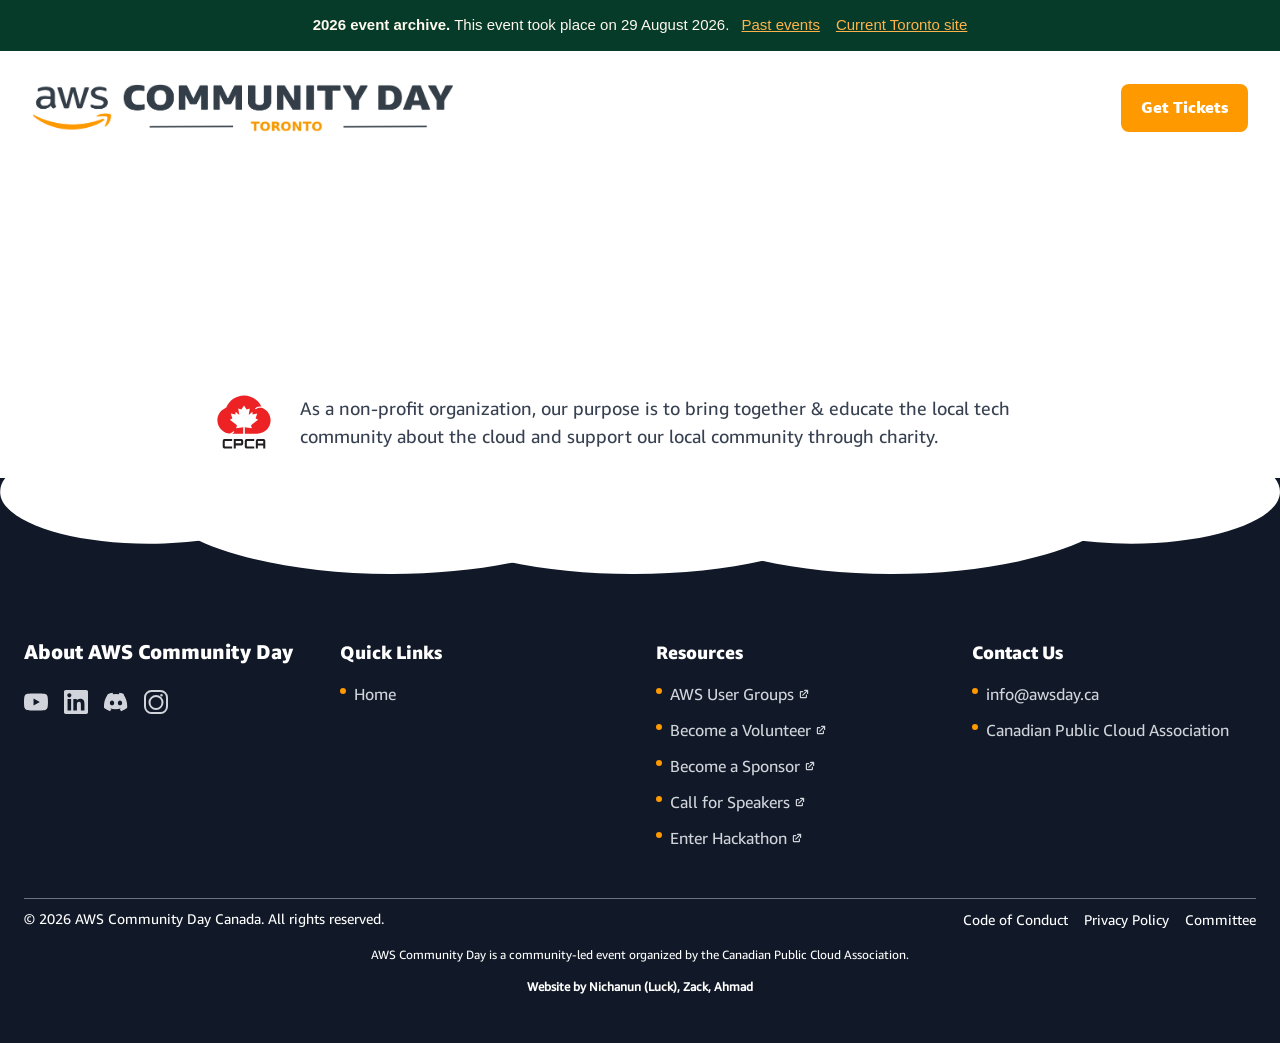
<file: past-events/2026/about/index.html>
<!DOCTYPE html><html lang="en"><head><meta charSet="utf-8"/><meta name="viewport" content="width=device-width, initial-scale=1"/><link rel="stylesheet" href="/past-events/2026/_next/static/css/5f7f322ecd1ba22d.css" data-precedence="next"/><link rel="preload" as="script" fetchPriority="low" href="/past-events/2026/_next/static/chunks/webpack-aa579de4a4fa36b8.js"/><script src="/past-events/2026/_next/static/chunks/fd9d1056-a8258ca2afd687b3.js" async=""></script><script src="/past-events/2026/_next/static/chunks/23-5f166d69099f5ed8.js" async=""></script><script src="/past-events/2026/_next/static/chunks/main-app-5c8f23b89a059cd2.js" async=""></script><script src="/past-events/2026/_next/static/chunks/347-7370fe3cc0c24f6e.js" async=""></script><script src="/past-events/2026/_next/static/chunks/84-012bb9097897c9b6.js" async=""></script><script src="/past-events/2026/_next/static/chunks/597-d67d0c7c69bdcfd5.js" async=""></script><script src="/past-events/2026/_next/static/chunks/326-5e386c8015ea14a5.js" async=""></script><script src="/past-events/2026/_next/static/chunks/app/about/page-7e7f61bb2a7a7072.js" async=""></script><script src="/past-events/2026/_next/static/chunks/app/layout-ca64e4f70213ba6f.js" async=""></script><title>AWS Community Day Toronto 2026 | Event archive</title><meta name="description" content="The AWS Community Day in Vancouver Canada features expert-led talks, technical workshops, hands-on labs, and networking opportunities with industry leaders and fellow enthusiasts. Whether you&#x27;re an experienced professional or a newcomer in the world of AWS, come join us. Be part of the movement to create a better, smarter, and more connected world."/><script src="/past-events/2026/_next/static/chunks/polyfills-78c92fac7aa8fdd8.js" noModule=""></script><meta name="robots" content="noindex,follow"><link rel="stylesheet" href="/past-events/2026/archive.css"><script defer src="/past-events/2026/archive.js"></script></head><body class="antialiased __variable_ad029e __variable_4ec087 __variable_05d20a __variable_993591"><aside style="background:#073b29;color:#fff9ef;padding:14px 20px;text-align:center;font-family:Arial, sans-serif;font-size:15px;position:relative;z-index:60" aria-label="Event archive notice"><strong>2026 event archive.</strong> This event took place on 29 August 2026. <a href="/past-events/" style="color:#ffb34a;text-decoration:underline;margin-left:8px">Past events</a><a href="/" style="color:#ffb34a;text-decoration:underline;margin-left:16px">Current Toronto site</a></aside><!--$--><!--/$--><!--$!--><template data-dgst="BAILOUT_TO_CLIENT_SIDE_RENDERING"></template><div></div><!--/$--><script src="/past-events/2026/_next/static/chunks/webpack-aa579de4a4fa36b8.js" async=""></script><script>(self.__next_f=self.__next_f||[]).push([0]);self.__next_f.push([2,null])</script><script>self.__next_f.push([1,"1:HL[\"/past-events/2026/_next/static/css/5f7f322ecd1ba22d.css\",\"style\"]\n"])</script><script>self.__next_f.push([1,"2:I[5751,[],\"\"]\n4:I[6513,[],\"ClientPageRoot\"]\n5:I[5095,[\"347\",\"static/chunks/347-7370fe3cc0c24f6e.js\",\"84\",\"static/chunks/84-012bb9097897c9b6.js\",\"597\",\"static/chunks/597-d67d0c7c69bdcfd5.js\",\"326\",\"static/chunks/326-5e386c8015ea14a5.js\",\"301\",\"static/chunks/app/about/page-7e7f61bb2a7a7072.js\"],\"default\"]\n6:I[9275,[],\"\"]\n7:I[1343,[],\"\"]\n8:I[6052,[\"185\",\"static/chunks/app/layout-ca64e4f70213ba6f.js\"],\"ScrollToHash\"]\n9:\"$Sreact.suspense\"\nb:I[6130,[],\"\"]\nc:[]\n"])</script><script>self.__next_f.push([1,"0:[[[\"$\",\"link\",\"0\",{\"rel\":\"stylesheet\",\"href\":\"/past-events/2026/_next/static/css/5f7f322ecd1ba22d.css\",\"precedence\":\"next\",\"crossOrigin\":\"$undefined\"}]],[\"$\",\"$L2\",null,{\"buildId\":\"PEWam2I19uT9JxlW_AqRM\",\"assetPrefix\":\"/past-events/2026\",\"initialCanonicalUrl\":\"/about/\",\"initialTree\":[\"\",{\"children\":[\"about\",{\"children\":[\"__PAGE__\",{}]}]},\"$undefined\",\"$undefined\",true],\"initialSeedData\":[\"\",{\"children\":[\"about\",{\"children\":[\"__PAGE__\",{},[[\"$L3\",[\"$\",\"$L4\",null,{\"props\":{\"params\":{},\"searchParams\":{}},\"Component\":\"$5\"}]],null],null]},[\"$\",\"$L6\",null,{\"parallelRouterKey\":\"children\",\"segmentPath\":[\"children\",\"about\",\"children\"],\"error\":\"$undefined\",\"errorStyles\":\"$undefined\",\"errorScripts\":\"$undefined\",\"template\":[\"$\",\"$L7\",null,{}],\"templateStyles\":\"$undefined\",\"templateScripts\":\"$undefined\",\"notFound\":\"$undefined\",\"notFoundStyles\":\"$undefined\",\"styles\":null}],null]},[[\"$\",\"html\",null,{\"lang\":\"en\",\"children\":[\"$\",\"body\",null,{\"className\":\"antialiased __variable_ad029e __variable_4ec087 __variable_05d20a __variable_993591\",\"children\":[[\"$\",\"aside\",null,{\"style\":{\"background\":\"#073b29\",\"color\":\"#fff9ef\",\"padding\":\"14px 20px\",\"textAlign\":\"center\",\"fontFamily\":\"Arial, sans-serif\",\"fontSize\":\"15px\",\"position\":\"relative\",\"zIndex\":60},\"aria-label\":\"Event archive notice\",\"children\":[[\"$\",\"strong\",null,{\"children\":\"2026 event archive.\"}],\" This event took place on 29 August 2026. \",[\"$\",\"a\",null,{\"href\":\"/past-events/\",\"style\":{\"color\":\"#ffb34a\",\"textDecoration\":\"underline\",\"marginLeft\":\"8px\"},\"children\":\"Past events\"}],[\"$\",\"a\",null,{\"href\":\"/\",\"style\":{\"color\":\"#ffb34a\",\"textDecoration\":\"underline\",\"marginLeft\":\"16px\"},\"children\":\"Current Toronto site\"}]]}],[\"$\",\"$L8\",null,{}],[\"$\",\"$9\",null,{\"fallback\":null,\"children\":null}],[\"$\",\"$L6\",null,{\"parallelRouterKey\":\"children\",\"segmentPath\":[\"children\"],\"error\":\"$undefined\",\"errorStyles\":\"$undefined\",\"errorScripts\":\"$undefined\",\"template\":[\"$\",\"$L7\",null,{}],\"templateStyles\":\"$undefined\",\"templateScripts\":\"$undefined\",\"notFound\":[[\"$\",\"title\",null,{\"children\":\"404: This page could not be found.\"}],[\"$\",\"div\",null,{\"style\":{\"fontFamily\":\"system-ui,\\\"Segoe UI\\\",Roboto,Helvetica,Arial,sans-serif,\\\"Apple Color Emoji\\\",\\\"Segoe UI Emoji\\\"\",\"height\":\"100vh\",\"textAlign\":\"center\",\"display\":\"flex\",\"flexDirection\":\"column\",\"alignItems\":\"center\",\"justifyContent\":\"center\"},\"children\":[\"$\",\"div\",null,{\"children\":[[\"$\",\"style\",null,{\"dangerouslySetInnerHTML\":{\"__html\":\"body{color:#000;background:#fff;margin:0}.next-error-h1{border-right:1px solid rgba(0,0,0,.3)}@media (prefers-color-scheme:dark){body{color:#fff;background:#000}.next-error-h1{border-right:1px solid rgba(255,255,255,.3)}}\"}}],[\"$\",\"h1\",null,{\"className\":\"next-error-h1\",\"style\":{\"display\":\"inline-block\",\"margin\":\"0 20px 0 0\",\"padding\":\"0 23px 0 0\",\"fontSize\":24,\"fontWeight\":500,\"verticalAlign\":\"top\",\"lineHeight\":\"49px\"},\"children\":\"404\"}],[\"$\",\"div\",null,{\"style\":{\"display\":\"inline-block\"},\"children\":[\"$\",\"h2\",null,{\"style\":{\"fontSize\":14,\"fontWeight\":400,\"lineHeight\":\"49px\",\"margin\":0},\"children\":\"This page could not be found.\"}]}]]}]}]],\"notFoundStyles\":[],\"styles\":null}]]}]}],null],null],\"couldBeIntercepted\":false,\"initialHead\":[null,\"$La\"],\"globalErrorComponent\":\"$b\",\"missingSlots\":\"$Wc\"}]]\n"])</script><script>self.__next_f.push([1,"a:[[\"$\",\"meta\",\"0\",{\"name\":\"viewport\",\"content\":\"width=device-width, initial-scale=1\"}],[\"$\",\"meta\",\"1\",{\"charSet\":\"utf-8\"}],[\"$\",\"title\",\"2\",{\"children\":\"AWS Community Day Toronto 2026 | Event archive\"}],[\"$\",\"meta\",\"3\",{\"name\":\"description\",\"content\":\"The AWS Community Day in Vancouver Canada features expert-led talks, technical workshops, hands-on labs, and networking opportunities with industry leaders and fellow enthusiasts. Whether you're an experienced professional or a newcomer in the world of AWS, come join us. Be part of the movement to create a better, smarter, and more connected world.\"}]]\n3:null\n"])</script></body></html>
</file>
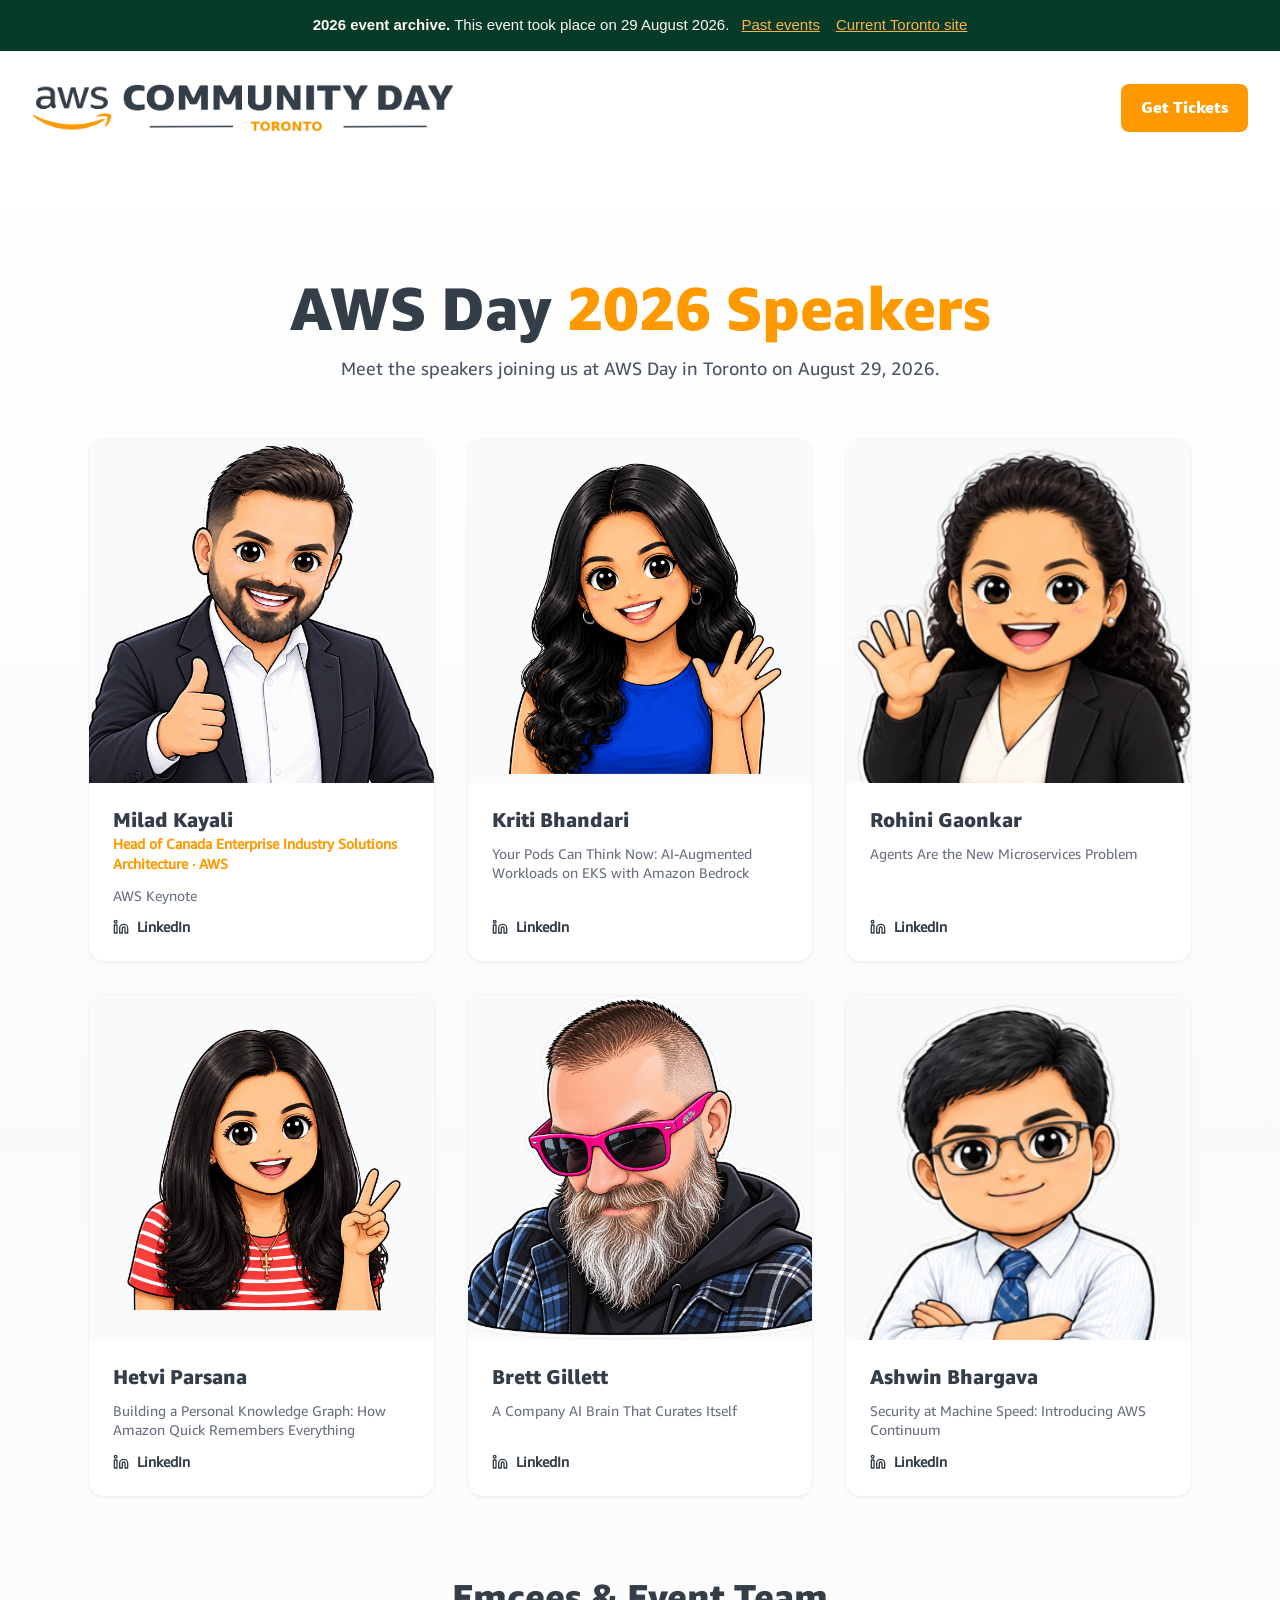
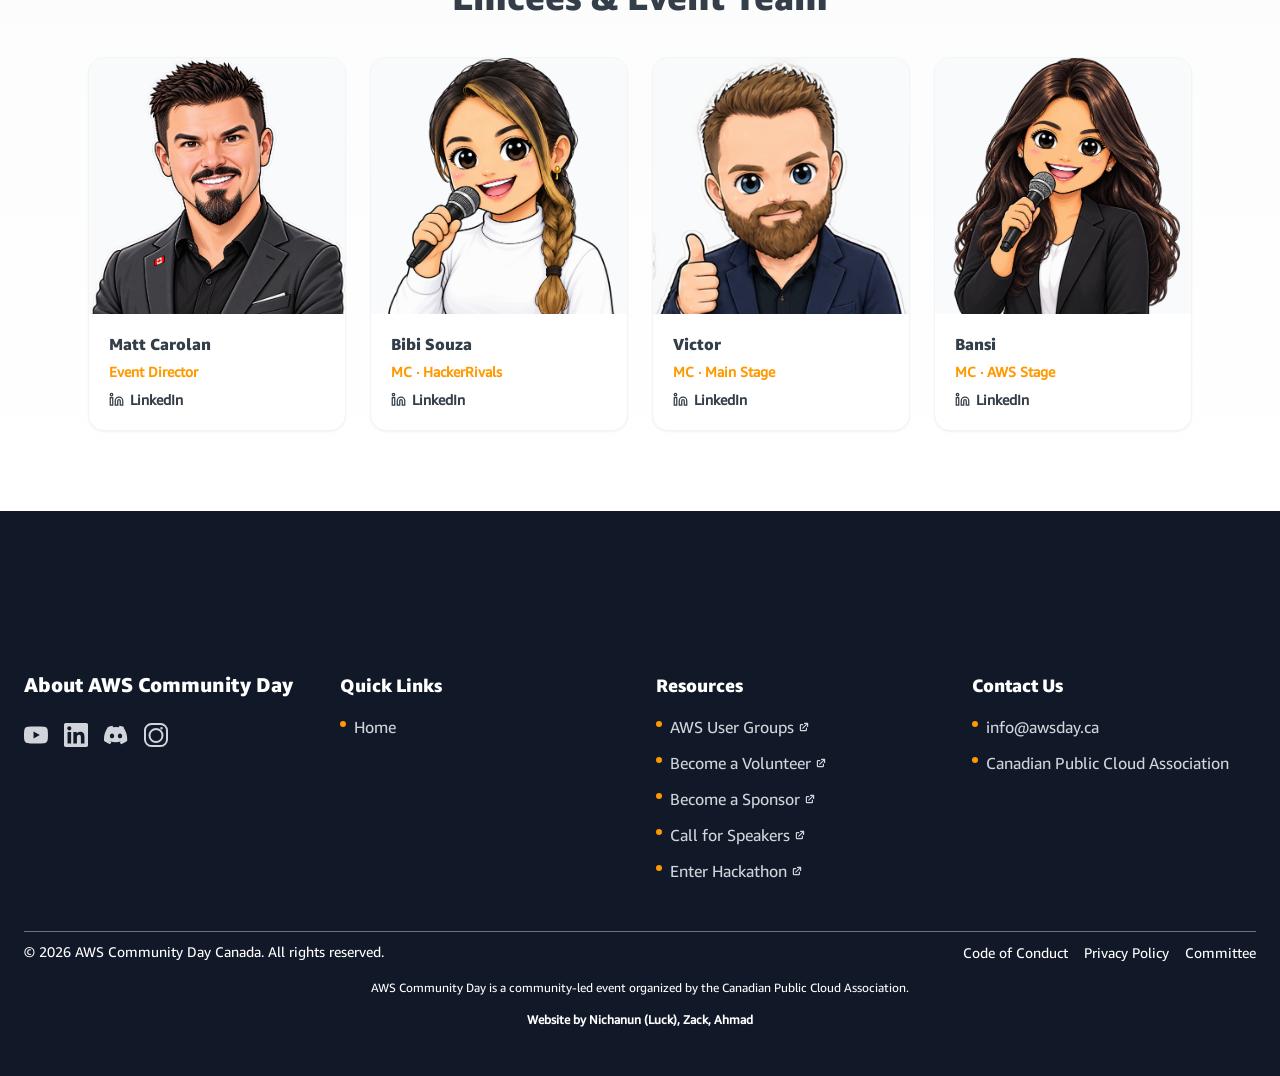
<file: past-events/2026/speakers-2026/index.html>
<!DOCTYPE html><html lang="en"><head><meta charSet="utf-8"/><meta name="viewport" content="width=device-width, initial-scale=1"/><link rel="preload" as="image" href="/past-events/2026/speakers/Milad.png"/><link rel="preload" as="image" href="/past-events/2026/speakers/Kriti.png"/><link rel="preload" as="image" href="/past-events/2026/speakers/Rohini.png"/><link rel="preload" as="image" href="/past-events/2026/speakers/Hetvi.png"/><link rel="preload" as="image" href="/past-events/2026/speakers/Brett.png"/><link rel="preload" as="image" href="/past-events/2026/speakers/Ashwin.png"/><link rel="preload" as="image" href="/past-events/2026/speakers/Matt.png"/><link rel="preload" as="image" href="/past-events/2026/speakers/Bibi.png"/><link rel="preload" as="image" href="/past-events/2026/speakers/Victor.png"/><link rel="preload" as="image" href="/past-events/2026/speakers/Bansi.png"/><link rel="stylesheet" href="/past-events/2026/_next/static/css/5f7f322ecd1ba22d.css" data-precedence="next"/><link rel="preload" as="script" fetchPriority="low" href="/past-events/2026/_next/static/chunks/webpack-aa579de4a4fa36b8.js"/><script src="/past-events/2026/_next/static/chunks/fd9d1056-a8258ca2afd687b3.js" async=""></script><script src="/past-events/2026/_next/static/chunks/23-5f166d69099f5ed8.js" async=""></script><script src="/past-events/2026/_next/static/chunks/main-app-5c8f23b89a059cd2.js" async=""></script><script src="/past-events/2026/_next/static/chunks/347-7370fe3cc0c24f6e.js" async=""></script><script src="/past-events/2026/_next/static/chunks/597-d67d0c7c69bdcfd5.js" async=""></script><script src="/past-events/2026/_next/static/chunks/app/speakers-2026/page-c8c5c6fb3af8f8e8.js" async=""></script><script src="/past-events/2026/_next/static/chunks/app/layout-ca64e4f70213ba6f.js" async=""></script><title>AWS Community Day Toronto 2026 | Event archive</title><meta name="description" content="The AWS Community Day in Vancouver Canada features expert-led talks, technical workshops, hands-on labs, and networking opportunities with industry leaders and fellow enthusiasts. Whether you&#x27;re an experienced professional or a newcomer in the world of AWS, come join us. Be part of the movement to create a better, smarter, and more connected world."/><script src="/past-events/2026/_next/static/chunks/polyfills-78c92fac7aa8fdd8.js" noModule=""></script><meta name="robots" content="noindex,follow"><link rel="stylesheet" href="/past-events/2026/archive.css"><script defer src="/past-events/2026/archive.js"></script></head><body class="antialiased __variable_ad029e __variable_4ec087 __variable_05d20a __variable_993591"><aside style="background:#073b29;color:#fff9ef;padding:14px 20px;text-align:center;font-family:Arial, sans-serif;font-size:15px;position:relative;z-index:60" aria-label="Event archive notice"><strong>2026 event archive.</strong> This event took place on 29 August 2026. <a href="/past-events/" style="color:#ffb34a;text-decoration:underline;margin-left:8px">Past events</a><a href="/" style="color:#ffb34a;text-decoration:underline;margin-left:16px">Current Toronto site</a></aside><!--$--><!--/$--><!--$--><div class="min-h-screen"><!--$!--><template data-dgst="BAILOUT_TO_CLIENT_SIDE_RENDERING"></template><div></div><!--/$--><main class="bg-gradient-to-b from-white via-gray-50 to-white"><div class="pt-28 pb-20"><div class="container mx-auto px-4 md:px-6 max-w-6xl"><div class="text-center mb-14"><h1 class="text-4xl md:text-5xl lg:text-6xl font-extrabold text-[#333E48] leading-tight mb-4">AWS Day <span class="text-[#FF9900]">2026 Speakers</span></h1><p class="text-lg text-gray-600 max-w-2xl mx-auto">Meet the speakers joining us at AWS Day in Toronto on August 29, 2026.</p></div><div class="grid grid-cols-1 sm:grid-cols-2 lg:grid-cols-3 gap-8"><div class="bg-white rounded-2xl border border-gray-100 shadow-sm hover:shadow-md transition-shadow overflow-hidden flex flex-col"><div class="w-full aspect-square bg-gray-50 overflow-hidden"><img src="/past-events/2026/speakers/Milad.png" alt="Milad Kayali" class="w-full h-full object-cover object-top"/></div><div class="flex flex-col flex-1 p-6 gap-3"><div><h2 class="text-xl font-extrabold text-[#333E48] leading-tight">Milad Kayali</h2><p class="text-sm text-[#FF9900] font-semibold mt-0.5">Head of Canada Enterprise Industry Solutions Architecture<!-- --> · AWS</p></div><p class="text-sm text-gray-500 leading-snug flex-1">AWS Keynote</p><a href="https://www.linkedin.com/in/miladkayali/" target="_blank" rel="noopener noreferrer" class="inline-flex items-center gap-2 text-sm font-semibold text-[#333E48] hover:text-[#FF9900] transition-colors self-start mt-auto"><svg xmlns="http://www.w3.org/2000/svg" width="16" height="16" viewBox="0 0 24 24" fill="none" stroke="currentColor" stroke-width="2" stroke-linecap="round" stroke-linejoin="round" class="lucide lucide-linkedin"><path d="M16 8a6 6 0 0 1 6 6v7h-4v-7a2 2 0 0 0-2-2 2 2 0 0 0-2 2v7h-4v-7a6 6 0 0 1 6-6z"></path><rect width="4" height="12" x="2" y="9"></rect><circle cx="4" cy="4" r="2"></circle></svg>LinkedIn</a></div></div><div class="bg-white rounded-2xl border border-gray-100 shadow-sm hover:shadow-md transition-shadow overflow-hidden flex flex-col"><div class="w-full aspect-square bg-gray-50 overflow-hidden"><img src="/past-events/2026/speakers/Kriti.png" alt="Kriti Bhandari" class="w-full h-full object-cover object-top"/></div><div class="flex flex-col flex-1 p-6 gap-3"><div><h2 class="text-xl font-extrabold text-[#333E48] leading-tight">Kriti Bhandari</h2></div><p class="text-sm text-gray-500 leading-snug flex-1">Your Pods Can Think Now: AI-Augmented Workloads on EKS with Amazon Bedrock</p><a href="https://www.linkedin.com/in/kritibhandari/" target="_blank" rel="noopener noreferrer" class="inline-flex items-center gap-2 text-sm font-semibold text-[#333E48] hover:text-[#FF9900] transition-colors self-start mt-auto"><svg xmlns="http://www.w3.org/2000/svg" width="16" height="16" viewBox="0 0 24 24" fill="none" stroke="currentColor" stroke-width="2" stroke-linecap="round" stroke-linejoin="round" class="lucide lucide-linkedin"><path d="M16 8a6 6 0 0 1 6 6v7h-4v-7a2 2 0 0 0-2-2 2 2 0 0 0-2 2v7h-4v-7a6 6 0 0 1 6-6z"></path><rect width="4" height="12" x="2" y="9"></rect><circle cx="4" cy="4" r="2"></circle></svg>LinkedIn</a></div></div><div class="bg-white rounded-2xl border border-gray-100 shadow-sm hover:shadow-md transition-shadow overflow-hidden flex flex-col"><div class="w-full aspect-square bg-gray-50 overflow-hidden"><img src="/past-events/2026/speakers/Rohini.png" alt="Rohini Gaonkar" class="w-full h-full object-cover object-top"/></div><div class="flex flex-col flex-1 p-6 gap-3"><div><h2 class="text-xl font-extrabold text-[#333E48] leading-tight">Rohini Gaonkar</h2></div><p class="text-sm text-gray-500 leading-snug flex-1">Agents Are the New Microservices Problem</p><a href="https://www.linkedin.com/in/rohinigaonkar/" target="_blank" rel="noopener noreferrer" class="inline-flex items-center gap-2 text-sm font-semibold text-[#333E48] hover:text-[#FF9900] transition-colors self-start mt-auto"><svg xmlns="http://www.w3.org/2000/svg" width="16" height="16" viewBox="0 0 24 24" fill="none" stroke="currentColor" stroke-width="2" stroke-linecap="round" stroke-linejoin="round" class="lucide lucide-linkedin"><path d="M16 8a6 6 0 0 1 6 6v7h-4v-7a2 2 0 0 0-2-2 2 2 0 0 0-2 2v7h-4v-7a6 6 0 0 1 6-6z"></path><rect width="4" height="12" x="2" y="9"></rect><circle cx="4" cy="4" r="2"></circle></svg>LinkedIn</a></div></div><div class="bg-white rounded-2xl border border-gray-100 shadow-sm hover:shadow-md transition-shadow overflow-hidden flex flex-col"><div class="w-full aspect-square bg-gray-50 overflow-hidden"><img src="/past-events/2026/speakers/Hetvi.png" alt="Hetvi Parsana" class="w-full h-full object-cover object-top"/></div><div class="flex flex-col flex-1 p-6 gap-3"><div><h2 class="text-xl font-extrabold text-[#333E48] leading-tight">Hetvi Parsana</h2></div><p class="text-sm text-gray-500 leading-snug flex-1">Building a Personal Knowledge Graph: How Amazon Quick Remembers Everything</p><a href="https://www.linkedin.com/in/hetvi-parsana" target="_blank" rel="noopener noreferrer" class="inline-flex items-center gap-2 text-sm font-semibold text-[#333E48] hover:text-[#FF9900] transition-colors self-start mt-auto"><svg xmlns="http://www.w3.org/2000/svg" width="16" height="16" viewBox="0 0 24 24" fill="none" stroke="currentColor" stroke-width="2" stroke-linecap="round" stroke-linejoin="round" class="lucide lucide-linkedin"><path d="M16 8a6 6 0 0 1 6 6v7h-4v-7a2 2 0 0 0-2-2 2 2 0 0 0-2 2v7h-4v-7a6 6 0 0 1 6-6z"></path><rect width="4" height="12" x="2" y="9"></rect><circle cx="4" cy="4" r="2"></circle></svg>LinkedIn</a></div></div><div class="bg-white rounded-2xl border border-gray-100 shadow-sm hover:shadow-md transition-shadow overflow-hidden flex flex-col"><div class="w-full aspect-square bg-gray-50 overflow-hidden"><img src="/past-events/2026/speakers/Brett.png" alt="Brett Gillett" class="w-full h-full object-cover object-top"/></div><div class="flex flex-col flex-1 p-6 gap-3"><div><h2 class="text-xl font-extrabold text-[#333E48] leading-tight">Brett Gillett</h2></div><p class="text-sm text-gray-500 leading-snug flex-1">A Company AI Brain That Curates Itself</p><a href="https://www.linkedin.com/in/brettgillett/" target="_blank" rel="noopener noreferrer" class="inline-flex items-center gap-2 text-sm font-semibold text-[#333E48] hover:text-[#FF9900] transition-colors self-start mt-auto"><svg xmlns="http://www.w3.org/2000/svg" width="16" height="16" viewBox="0 0 24 24" fill="none" stroke="currentColor" stroke-width="2" stroke-linecap="round" stroke-linejoin="round" class="lucide lucide-linkedin"><path d="M16 8a6 6 0 0 1 6 6v7h-4v-7a2 2 0 0 0-2-2 2 2 0 0 0-2 2v7h-4v-7a6 6 0 0 1 6-6z"></path><rect width="4" height="12" x="2" y="9"></rect><circle cx="4" cy="4" r="2"></circle></svg>LinkedIn</a></div></div><div class="bg-white rounded-2xl border border-gray-100 shadow-sm hover:shadow-md transition-shadow overflow-hidden flex flex-col"><div class="w-full aspect-square bg-gray-50 overflow-hidden"><img src="/past-events/2026/speakers/Ashwin.png" alt="Ashwin Bhargava" class="w-full h-full object-cover object-top"/></div><div class="flex flex-col flex-1 p-6 gap-3"><div><h2 class="text-xl font-extrabold text-[#333E48] leading-tight">Ashwin Bhargava</h2></div><p class="text-sm text-gray-500 leading-snug flex-1">Security at Machine Speed: Introducing AWS Continuum</p><a href="https://www.linkedin.com/in/ashwinbh/" target="_blank" rel="noopener noreferrer" class="inline-flex items-center gap-2 text-sm font-semibold text-[#333E48] hover:text-[#FF9900] transition-colors self-start mt-auto"><svg xmlns="http://www.w3.org/2000/svg" width="16" height="16" viewBox="0 0 24 24" fill="none" stroke="currentColor" stroke-width="2" stroke-linecap="round" stroke-linejoin="round" class="lucide lucide-linkedin"><path d="M16 8a6 6 0 0 1 6 6v7h-4v-7a2 2 0 0 0-2-2 2 2 0 0 0-2 2v7h-4v-7a6 6 0 0 1 6-6z"></path><rect width="4" height="12" x="2" y="9"></rect><circle cx="4" cy="4" r="2"></circle></svg>LinkedIn</a></div></div></div><div class="mt-20"><h2 class="text-3xl md:text-4xl font-extrabold text-[#333E48] text-center mb-10">Emcees &amp; Event Team</h2><div class="grid grid-cols-2 md:grid-cols-4 gap-6"><div class="bg-white rounded-2xl border border-gray-100 shadow-sm hover:shadow-md transition-shadow overflow-hidden flex flex-col"><div class="w-full aspect-square bg-gray-50 overflow-hidden"><img src="/past-events/2026/speakers/Matt.png" alt="Matt Carolan" class="w-full h-full object-cover object-top"/></div><div class="flex flex-col flex-1 p-5 gap-2"><h3 class="text-base font-extrabold text-[#333E48] leading-tight">Matt Carolan</h3><p class="text-sm text-[#FF9900] font-semibold">Event Director</p><a href="https://www.linkedin.com/in/matthewcarolan/" target="_blank" rel="noopener noreferrer" class="inline-flex items-center gap-1.5 text-sm font-semibold text-[#333E48] hover:text-[#FF9900] transition-colors mt-auto self-start"><svg xmlns="http://www.w3.org/2000/svg" width="15" height="15" viewBox="0 0 24 24" fill="none" stroke="currentColor" stroke-width="2" stroke-linecap="round" stroke-linejoin="round" class="lucide lucide-linkedin"><path d="M16 8a6 6 0 0 1 6 6v7h-4v-7a2 2 0 0 0-2-2 2 2 0 0 0-2 2v7h-4v-7a6 6 0 0 1 6-6z"></path><rect width="4" height="12" x="2" y="9"></rect><circle cx="4" cy="4" r="2"></circle></svg>LinkedIn</a></div></div><div class="bg-white rounded-2xl border border-gray-100 shadow-sm hover:shadow-md transition-shadow overflow-hidden flex flex-col"><div class="w-full aspect-square bg-gray-50 overflow-hidden"><img src="/past-events/2026/speakers/Bibi.png" alt="Bibi Souza" class="w-full h-full object-cover object-top"/></div><div class="flex flex-col flex-1 p-5 gap-2"><h3 class="text-base font-extrabold text-[#333E48] leading-tight">Bibi Souza</h3><p class="text-sm text-[#FF9900] font-semibold">MC · HackerRivals</p><a href="https://www.linkedin.com/in/bibschan/" target="_blank" rel="noopener noreferrer" class="inline-flex items-center gap-1.5 text-sm font-semibold text-[#333E48] hover:text-[#FF9900] transition-colors mt-auto self-start"><svg xmlns="http://www.w3.org/2000/svg" width="15" height="15" viewBox="0 0 24 24" fill="none" stroke="currentColor" stroke-width="2" stroke-linecap="round" stroke-linejoin="round" class="lucide lucide-linkedin"><path d="M16 8a6 6 0 0 1 6 6v7h-4v-7a2 2 0 0 0-2-2 2 2 0 0 0-2 2v7h-4v-7a6 6 0 0 1 6-6z"></path><rect width="4" height="12" x="2" y="9"></rect><circle cx="4" cy="4" r="2"></circle></svg>LinkedIn</a></div></div><div class="bg-white rounded-2xl border border-gray-100 shadow-sm hover:shadow-md transition-shadow overflow-hidden flex flex-col"><div class="w-full aspect-square bg-gray-50 overflow-hidden"><img src="/past-events/2026/speakers/Victor.png" alt="Victor" class="w-full h-full object-cover object-top"/></div><div class="flex flex-col flex-1 p-5 gap-2"><h3 class="text-base font-extrabold text-[#333E48] leading-tight">Victor</h3><p class="text-sm text-[#FF9900] font-semibold">MC · Main Stage</p><a href="https://www.linkedin.com/in/victorszoltysek/" target="_blank" rel="noopener noreferrer" class="inline-flex items-center gap-1.5 text-sm font-semibold text-[#333E48] hover:text-[#FF9900] transition-colors mt-auto self-start"><svg xmlns="http://www.w3.org/2000/svg" width="15" height="15" viewBox="0 0 24 24" fill="none" stroke="currentColor" stroke-width="2" stroke-linecap="round" stroke-linejoin="round" class="lucide lucide-linkedin"><path d="M16 8a6 6 0 0 1 6 6v7h-4v-7a2 2 0 0 0-2-2 2 2 0 0 0-2 2v7h-4v-7a6 6 0 0 1 6-6z"></path><rect width="4" height="12" x="2" y="9"></rect><circle cx="4" cy="4" r="2"></circle></svg>LinkedIn</a></div></div><div class="bg-white rounded-2xl border border-gray-100 shadow-sm hover:shadow-md transition-shadow overflow-hidden flex flex-col"><div class="w-full aspect-square bg-gray-50 overflow-hidden"><img src="/past-events/2026/speakers/Bansi.png" alt="Bansi" class="w-full h-full object-cover object-top"/></div><div class="flex flex-col flex-1 p-5 gap-2"><h3 class="text-base font-extrabold text-[#333E48] leading-tight">Bansi</h3><p class="text-sm text-[#FF9900] font-semibold">MC · AWS Stage</p><a href="https://www.linkedin.com/in/bansidelwadia/" target="_blank" rel="noopener noreferrer" class="inline-flex items-center gap-1.5 text-sm font-semibold text-[#333E48] hover:text-[#FF9900] transition-colors mt-auto self-start"><svg xmlns="http://www.w3.org/2000/svg" width="15" height="15" viewBox="0 0 24 24" fill="none" stroke="currentColor" stroke-width="2" stroke-linecap="round" stroke-linejoin="round" class="lucide lucide-linkedin"><path d="M16 8a6 6 0 0 1 6 6v7h-4v-7a2 2 0 0 0-2-2 2 2 0 0 0-2 2v7h-4v-7a6 6 0 0 1 6-6z"></path><rect width="4" height="12" x="2" y="9"></rect><circle cx="4" cy="4" r="2"></circle></svg>LinkedIn</a></div></div></div></div></div></div></main><footer class="bg-gray-900 text-white pt-32 md:pt-32 lg:pt-40 pb-12"><div class="container px-4 md:px-6 mx-auto"><div class="grid grid-cols-1 md:grid-cols-2 lg:grid-cols-4 gap-8 mb-12"><div class="space-y-4"><h3 class="text-xl font-bold">About AWS Community Day</h3><p class="text-gray-300"></p><div class="flex space-x-4 pt-2"><a href="https://www.youtube.com/channel/UCMfuz22CouuimIXngTMMZIQ" target="_blank" rel="noopener noreferrer" class="text-gray-300 hover:text-white transition-colors" aria-label="YouTube"><span class="sr-only">YouTube</span><svg class="h-6 w-6" fill="currentColor" viewBox="0 0 24 24" aria-hidden="true"><path d="M23.498 6.186a3.016 3.016 0 0 0-2.122-2.136C19.505 3.545 12 3.545 12 3.545s-7.505 0-9.377.505A3.017 3.017 0 0 0 .502 6.186C0 8.07 0 12 0 12s0 3.93.502 5.814a3.016 3.016 0 0 0 2.122 2.136c1.871.505 9.376.505 9.376.505s7.505 0 9.377-.505a3.015 3.015 0 0 0 2.122-2.136C24 15.93 24 12 24 12s0-3.93-.502-5.814zM9.545 15.568V8.432L15.818 12l-6.273 3.568z"></path></svg></a><a href="http://www.linkedin.com/company/canadiancloud" target="_blank" rel="noopener noreferrer" class="text-gray-300 hover:text-white transition-colors" aria-label="LinkedIn"><span class="sr-only">LinkedIn</span><svg class="h-6 w-6" fill="currentColor" viewBox="0 0 24 24" aria-hidden="true"><path d="M20.447 20.452h-3.554v-5.569c0-1.328-.027-3.037-1.852-3.037-1.853 0-2.136 1.445-2.136 2.939v5.667H9.351V9h3.413v1.561h.046c.477-.9 1.637-1.85 3.37-1.85 3.601 0 4.267 2.37 4.267 5.455v6.286zM5.337 7.433c-1.144 0-2.063-.926-2.063-2.065 0-1.138.92-2.063 2.063-2.063 1.14 0 2.064.925 2.064 2.063 0 1.139-.925 2.065-2.064 2.065zm1.782 13.019H3.555V9h3.564v11.452zM22.225 0H1.771C.792 0 0 .774 0 1.729v20.542C0 23.227.792 24 1.771 24h20.451C23.2 24 24 23.227 24 22.271V1.729C24 .774 23.2 0 22.222 0h.003z"></path></svg></a><a href="https://discord.gg/wg372JtEK8" target="_blank" rel="noopener noreferrer" class="text-gray-300 hover:text-white transition-colors" aria-label="Discord"><span class="sr-only">Discord</span><svg class="h-6 w-6" fill="currentColor" viewBox="0 0 24 24" aria-hidden="true"><path d="M20.316 4.37a19.791 19.791 0 0 0-4.885-1.516.074.074 0 0 0-.079.037c-.21.375-.454.886-.622 1.283a18.27 18.27 0 0 0-5.487 0 12.64 12.64 0 0 0-.622-1.283.077.077 0 0 0-.079-.037A19.736 19.736 0 0 0 3.677 4.37a.07.07 0 0 0-.032.027C.533 9.046-.32 13.58.099 18.057a.082.082 0 0 0 .031.051 19.9 19.9 0 0 0 5.993 3.03.078.078 0 0 0 .084-.028c.462-.63.873-1.3 1.226-2.006a.076.076 0 0 0-.041-.106 13.107 13.107 0 0 1-1.872-.892.077.077 0 0 1-.008-.128.075.075 0 0 1 .008-.006c.01-.007.02-.014.03-.02a14.7 14.7 0 0 0 12.07 0l.031.02a.077.077 0 0 1-.001.135c-.598.355-1.225.654-1.873.893a.077.077 0 0 0-.04.106c.36.712.78 1.388 1.25 2.02a.077.077 0 0 0 .083.028 19.838 19.838 0 0 0 6.002-3.03.077.077 0 0 0 .032-.05c.5-5.177-.838-9.675-3.55-13.66a.06.06 0 0 0-.031-.03zM8.02 15.33c-1.183 0-2.157-1.09-2.157-2.42 0-1.33.956-2.42 2.158-2.42 1.21 0 2.175 1.1 2.157 2.42 0 1.33-.956 2.42-2.158 2.42zm7.975 0c-1.183 0-2.157-1.09-2.157-2.42 0-1.33.955-2.42 2.157-2.42 1.21 0 2.175 1.1 2.157 2.42 0 1.33-.955 2.42-2.157 2.42z"></path></svg></a><a href="https://www.instagram.com/canadiancloudninja/" target="_blank" rel="noopener noreferrer" class="text-gray-300 hover:text-white transition-colors" aria-label="Instagram"><span class="sr-only">Instagram</span><svg class="h-6 w-6" fill="currentColor" viewBox="0 0 24 24" aria-hidden="true"><path d="M7.5 2h9a5.5 5.5 0 0 1 5.5 5.5v9a5.5 5.5 0 0 1-5.5 5.5h-9A5.5 5.5 0 0 1 2 16.5v-9A5.5 5.5 0 0 1 7.5 2zm0-2A7.5 7.5 0 0 0 0 7.5v9A7.5 7.5 0 0 0 7.5 24h9a7.5 7.5 0 0 0 7.5-7.5v-9A7.5 7.5 0 0 0 16.5 0h-9zm4.5 7a5.5 5.5 0 1 1 0 11a5.5 5.5 0 0 1 0-11zm0-2a7.5 7.5 0 1 0 0 15a7.5 7.5 0 0 0 0-15zm6.75.25a1.25 1.25 0 1 1-2.5 0a1.25 1.25 0 0 1 2.5 0z"></path></svg></a></div></div><div><h4 class="text-lg font-semibold mb-4">Quick Links</h4><!--$!--><template data-dgst="BAILOUT_TO_CLIENT_SIDE_RENDERING"></template><ul class="grid grid-cols-2 gap-x-4 gap-y-3 md:grid-cols-1 md:gap-y-3"><li class="min-w-0"><a href="/past-events/2026/" target="_self" rel="" class="text-gray-300 hover:text-white transition-colors flex items-start gap-2"><span class="w-1.5 h-1.5 bg-[#FF9900] rounded-full mt-1.5 shrink-0"></span><span class="min-w-0 inline-flex flex-wrap items-baseline gap-1"><span class="break-words">Home</span></span></a></li></ul><!--/$--></div><div><h4 class="text-lg font-semibold mb-4">Resources</h4><ul class="grid grid-cols-2 gap-x-4 gap-y-3 md:grid-cols-1 md:gap-y-3"><li class="min-w-0"><a href="https://awsusergroups.com" target="_blank" rel="noopener noreferrer" class="text-gray-300 hover:text-white transition-colors flex items-start gap-2"><span class="w-1.5 h-1.5 bg-[#FF9900] rounded-full mt-1.5 shrink-0"></span><span class="min-w-0 inline-flex flex-wrap items-baseline gap-1"><span class="break-words">AWS User Groups</span><svg xmlns="http://www.w3.org/2000/svg" class="h-3 w-3 shrink-0" viewBox="0 0 20 20" fill="currentColor" aria-hidden="true"><path d="M11 3a1 1 0 100 2h2.586l-6.293 6.293a1 1 0 101.414 1.414L15 6.414V9a1 1 0 102 0V4a1 1 0 00-1-1h-5z"></path><path d="M5 5a2 2 0 00-2 2v8a2 2 0 002 2h8a2 2 0 002-2v-3a1 1 0 10-2 0v3H5V7h3a1 1 0 000-2H5z"></path></svg></span></a></li><li class="min-w-0"><a href="https://tally.so/r/eqv4A0" target="_blank" rel="noopener noreferrer" class="text-gray-300 hover:text-white transition-colors flex items-start gap-2"><span class="w-1.5 h-1.5 bg-[#FF9900] rounded-full mt-1.5 shrink-0"></span><span class="min-w-0 inline-flex flex-wrap items-baseline gap-1"><span class="break-words">Become a Volunteer</span><svg xmlns="http://www.w3.org/2000/svg" class="h-3 w-3 shrink-0" viewBox="0 0 20 20" fill="currentColor" aria-hidden="true"><path d="M11 3a1 1 0 100 2h2.586l-6.293 6.293a1 1 0 101.414 1.414L15 6.414V9a1 1 0 102 0V4a1 1 0 00-1-1h-5z"></path><path d="M5 5a2 2 0 00-2 2v8a2 2 0 002 2h8a2 2 0 002-2v-3a1 1 0 10-2 0v3H5V7h3a1 1 0 000-2H5z"></path></svg></span></a></li><li class="min-w-0"><a href="https://tally.so/r/MeMBYX" target="_blank" rel="noopener noreferrer" class="text-gray-300 hover:text-white transition-colors flex items-start gap-2"><span class="w-1.5 h-1.5 bg-[#FF9900] rounded-full mt-1.5 shrink-0"></span><span class="min-w-0 inline-flex flex-wrap items-baseline gap-1"><span class="break-words">Become a Sponsor</span><svg xmlns="http://www.w3.org/2000/svg" class="h-3 w-3 shrink-0" viewBox="0 0 20 20" fill="currentColor" aria-hidden="true"><path d="M11 3a1 1 0 100 2h2.586l-6.293 6.293a1 1 0 101.414 1.414L15 6.414V9a1 1 0 102 0V4a1 1 0 00-1-1h-5z"></path><path d="M5 5a2 2 0 00-2 2v8a2 2 0 002 2h8a2 2 0 002-2v-3a1 1 0 10-2 0v3H5V7h3a1 1 0 000-2H5z"></path></svg></span></a></li><li class="min-w-0"><a href="https://tally.so/r/ODkv7g" target="_blank" rel="noopener noreferrer" class="text-gray-300 hover:text-white transition-colors flex items-start gap-2"><span class="w-1.5 h-1.5 bg-[#FF9900] rounded-full mt-1.5 shrink-0"></span><span class="min-w-0 inline-flex flex-wrap items-baseline gap-1"><span class="break-words">Call for Speakers</span><svg xmlns="http://www.w3.org/2000/svg" class="h-3 w-3 shrink-0" viewBox="0 0 20 20" fill="currentColor" aria-hidden="true"><path d="M11 3a1 1 0 100 2h2.586l-6.293 6.293a1 1 0 101.414 1.414L15 6.414V9a1 1 0 102 0V4a1 1 0 00-1-1h-5z"></path><path d="M5 5a2 2 0 00-2 2v8a2 2 0 002 2h8a2 2 0 002-2v-3a1 1 0 10-2 0v3H5V7h3a1 1 0 000-2H5z"></path></svg></span></a></li><li class="min-w-0"><a href="https://hackerrivals.com/" target="_blank" rel="noopener noreferrer" class="text-gray-300 hover:text-white transition-colors flex items-start gap-2"><span class="w-1.5 h-1.5 bg-[#FF9900] rounded-full mt-1.5 shrink-0"></span><span class="min-w-0 inline-flex flex-wrap items-baseline gap-1"><span class="break-words">Enter Hackathon</span><svg xmlns="http://www.w3.org/2000/svg" class="h-3 w-3 shrink-0" viewBox="0 0 20 20" fill="currentColor" aria-hidden="true"><path d="M11 3a1 1 0 100 2h2.586l-6.293 6.293a1 1 0 101.414 1.414L15 6.414V9a1 1 0 102 0V4a1 1 0 00-1-1h-5z"></path><path d="M5 5a2 2 0 00-2 2v8a2 2 0 002 2h8a2 2 0 002-2v-3a1 1 0 10-2 0v3H5V7h3a1 1 0 000-2H5z"></path></svg></span></a></li></ul></div><div><h4 class="text-lg font-semibold mb-4">Contact Us</h4><ul class="grid grid-cols-2 gap-x-4 gap-y-3 md:grid-cols-1 md:gap-y-3 mb-6"><li class="min-w-0"><a href="mailto:info@awsday.ca" class="text-gray-300 hover:text-white transition-colors flex items-start gap-2"><span class="w-1.5 h-1.5 bg-[#FF9900] rounded-full mt-1.5 shrink-0"></span><span class="min-w-0 break-words">info@awsday.ca</span></a></li><li class="min-w-0"><a href="https://www.canadiancloud.org/" target="_blank" rel="noopener noreferrer" class="text-gray-300 hover:text-white transition-colors flex items-start gap-2"><span class="w-1.5 h-1.5 bg-[#FF9900] rounded-full mt-1.5 shrink-0"></span><span class="min-w-0 break-words">Canadian Public Cloud Association</span></a></li></ul></div></div><div class="border-t border-gray-500 pt-2 text-white"><div class="flex flex-col md:flex-row justify-between items-center"><div class=" text-sm text-center md:text-left mb-4 md:mb-0">© <!-- -->2026<!-- --> AWS Community Day Canada. All rights reserved.</div><div class="flex flex-wrap justify-center gap-4"><div><button class=" hover:text-white text-sm transition-colors decoration-none">Code of Conduct</button></div><div><button class=" hover:text-white text-sm transition-colors decoration-none">Privacy Policy</button></div><div><button class=" hover:text-white text-sm transition-colors decoration-none">Committee</button></div></div></div><p class="text-white text-xs mt-4 text-center">AWS Community Day is a community-led event organized by the Canadian Public Cloud Association.</p><p class="text-white text-xs mt-4 text-center font-semibold">Website by<!-- --> <span><a href="https://www.linkedin.com/in/nichanun-pong/" target="_blank" rel="noopener noreferrer" class="hover:underline">Nichanun (Luck)</a>, </span><span><a href="https://www.linkedin.com/in/viet-anh-hoang-a504911b1/" target="_blank" rel="noopener noreferrer" class="hover:underline">Zack</a>, </span><span><a href="https://www.linkedin.com/in/ahmad-salempoor/" target="_blank" rel="noopener noreferrer" class="hover:underline">Ahmad</a></span></p></div></div></footer></div><!--/$--><script src="/past-events/2026/_next/static/chunks/webpack-aa579de4a4fa36b8.js" async=""></script><script>(self.__next_f=self.__next_f||[]).push([0]);self.__next_f.push([2,null])</script><script>self.__next_f.push([1,"1:HL[\"/past-events/2026/_next/static/css/5f7f322ecd1ba22d.css\",\"style\"]\n"])</script><script>self.__next_f.push([1,"2:I[5751,[],\"\"]\n4:I[6513,[],\"ClientPageRoot\"]\n5:I[7805,[\"347\",\"static/chunks/347-7370fe3cc0c24f6e.js\",\"597\",\"static/chunks/597-d67d0c7c69bdcfd5.js\",\"441\",\"static/chunks/app/speakers-2026/page-c8c5c6fb3af8f8e8.js\"],\"default\"]\n6:I[9275,[],\"\"]\n7:I[1343,[],\"\"]\n8:I[6052,[\"185\",\"static/chunks/app/layout-ca64e4f70213ba6f.js\"],\"ScrollToHash\"]\n9:\"$Sreact.suspense\"\nb:I[6130,[],\"\"]\nc:[]\n"])</script><script>self.__next_f.push([1,"0:[[[\"$\",\"link\",\"0\",{\"rel\":\"stylesheet\",\"href\":\"/past-events/2026/_next/static/css/5f7f322ecd1ba22d.css\",\"precedence\":\"next\",\"crossOrigin\":\"$undefined\"}]],[\"$\",\"$L2\",null,{\"buildId\":\"PEWam2I19uT9JxlW_AqRM\",\"assetPrefix\":\"/past-events/2026\",\"initialCanonicalUrl\":\"/speakers-2026/\",\"initialTree\":[\"\",{\"children\":[\"speakers-2026\",{\"children\":[\"__PAGE__\",{}]}]},\"$undefined\",\"$undefined\",true],\"initialSeedData\":[\"\",{\"children\":[\"speakers-2026\",{\"children\":[\"__PAGE__\",{},[[\"$L3\",[\"$\",\"$L4\",null,{\"props\":{\"params\":{},\"searchParams\":{}},\"Component\":\"$5\"}]],null],null]},[\"$\",\"$L6\",null,{\"parallelRouterKey\":\"children\",\"segmentPath\":[\"children\",\"speakers-2026\",\"children\"],\"error\":\"$undefined\",\"errorStyles\":\"$undefined\",\"errorScripts\":\"$undefined\",\"template\":[\"$\",\"$L7\",null,{}],\"templateStyles\":\"$undefined\",\"templateScripts\":\"$undefined\",\"notFound\":\"$undefined\",\"notFoundStyles\":\"$undefined\",\"styles\":null}],null]},[[\"$\",\"html\",null,{\"lang\":\"en\",\"children\":[\"$\",\"body\",null,{\"className\":\"antialiased __variable_ad029e __variable_4ec087 __variable_05d20a __variable_993591\",\"children\":[[\"$\",\"aside\",null,{\"style\":{\"background\":\"#073b29\",\"color\":\"#fff9ef\",\"padding\":\"14px 20px\",\"textAlign\":\"center\",\"fontFamily\":\"Arial, sans-serif\",\"fontSize\":\"15px\",\"position\":\"relative\",\"zIndex\":60},\"aria-label\":\"Event archive notice\",\"children\":[[\"$\",\"strong\",null,{\"children\":\"2026 event archive.\"}],\" This event took place on 29 August 2026. \",[\"$\",\"a\",null,{\"href\":\"/past-events/\",\"style\":{\"color\":\"#ffb34a\",\"textDecoration\":\"underline\",\"marginLeft\":\"8px\"},\"children\":\"Past events\"}],[\"$\",\"a\",null,{\"href\":\"/\",\"style\":{\"color\":\"#ffb34a\",\"textDecoration\":\"underline\",\"marginLeft\":\"16px\"},\"children\":\"Current Toronto site\"}]]}],[\"$\",\"$L8\",null,{}],[\"$\",\"$9\",null,{\"fallback\":null,\"children\":null}],[\"$\",\"$L6\",null,{\"parallelRouterKey\":\"children\",\"segmentPath\":[\"children\"],\"error\":\"$undefined\",\"errorStyles\":\"$undefined\",\"errorScripts\":\"$undefined\",\"template\":[\"$\",\"$L7\",null,{}],\"templateStyles\":\"$undefined\",\"templateScripts\":\"$undefined\",\"notFound\":[[\"$\",\"title\",null,{\"children\":\"404: This page could not be found.\"}],[\"$\",\"div\",null,{\"style\":{\"fontFamily\":\"system-ui,\\\"Segoe UI\\\",Roboto,Helvetica,Arial,sans-serif,\\\"Apple Color Emoji\\\",\\\"Segoe UI Emoji\\\"\",\"height\":\"100vh\",\"textAlign\":\"center\",\"display\":\"flex\",\"flexDirection\":\"column\",\"alignItems\":\"center\",\"justifyContent\":\"center\"},\"children\":[\"$\",\"div\",null,{\"children\":[[\"$\",\"style\",null,{\"dangerouslySetInnerHTML\":{\"__html\":\"body{color:#000;background:#fff;margin:0}.next-error-h1{border-right:1px solid rgba(0,0,0,.3)}@media (prefers-color-scheme:dark){body{color:#fff;background:#000}.next-error-h1{border-right:1px solid rgba(255,255,255,.3)}}\"}}],[\"$\",\"h1\",null,{\"className\":\"next-error-h1\",\"style\":{\"display\":\"inline-block\",\"margin\":\"0 20px 0 0\",\"padding\":\"0 23px 0 0\",\"fontSize\":24,\"fontWeight\":500,\"verticalAlign\":\"top\",\"lineHeight\":\"49px\"},\"children\":\"404\"}],[\"$\",\"div\",null,{\"style\":{\"display\":\"inline-block\"},\"children\":[\"$\",\"h2\",null,{\"style\":{\"fontSize\":14,\"fontWeight\":400,\"lineHeight\":\"49px\",\"margin\":0},\"children\":\"This page could not be found.\"}]}]]}]}]],\"notFoundStyles\":[],\"styles\":null}]]}]}],null],null],\"couldBeIntercepted\":false,\"initialHead\":[null,\"$La\"],\"globalErrorComponent\":\"$b\",\"missingSlots\":\"$Wc\"}]]\n"])</script><script>self.__next_f.push([1,"a:[[\"$\",\"meta\",\"0\",{\"name\":\"viewport\",\"content\":\"width=device-width, initial-scale=1\"}],[\"$\",\"meta\",\"1\",{\"charSet\":\"utf-8\"}],[\"$\",\"title\",\"2\",{\"children\":\"AWS Community Day Toronto 2026 | Event archive\"}],[\"$\",\"meta\",\"3\",{\"name\":\"description\",\"content\":\"The AWS Community Day in Vancouver Canada features expert-led talks, technical workshops, hands-on labs, and networking opportunities with industry leaders and fellow enthusiasts. Whether you're an experienced professional or a newcomer in the world of AWS, come join us. Be part of the movement to create a better, smarter, and more connected world.\"}]]\n3:null\n"])</script></body></html>
</file>
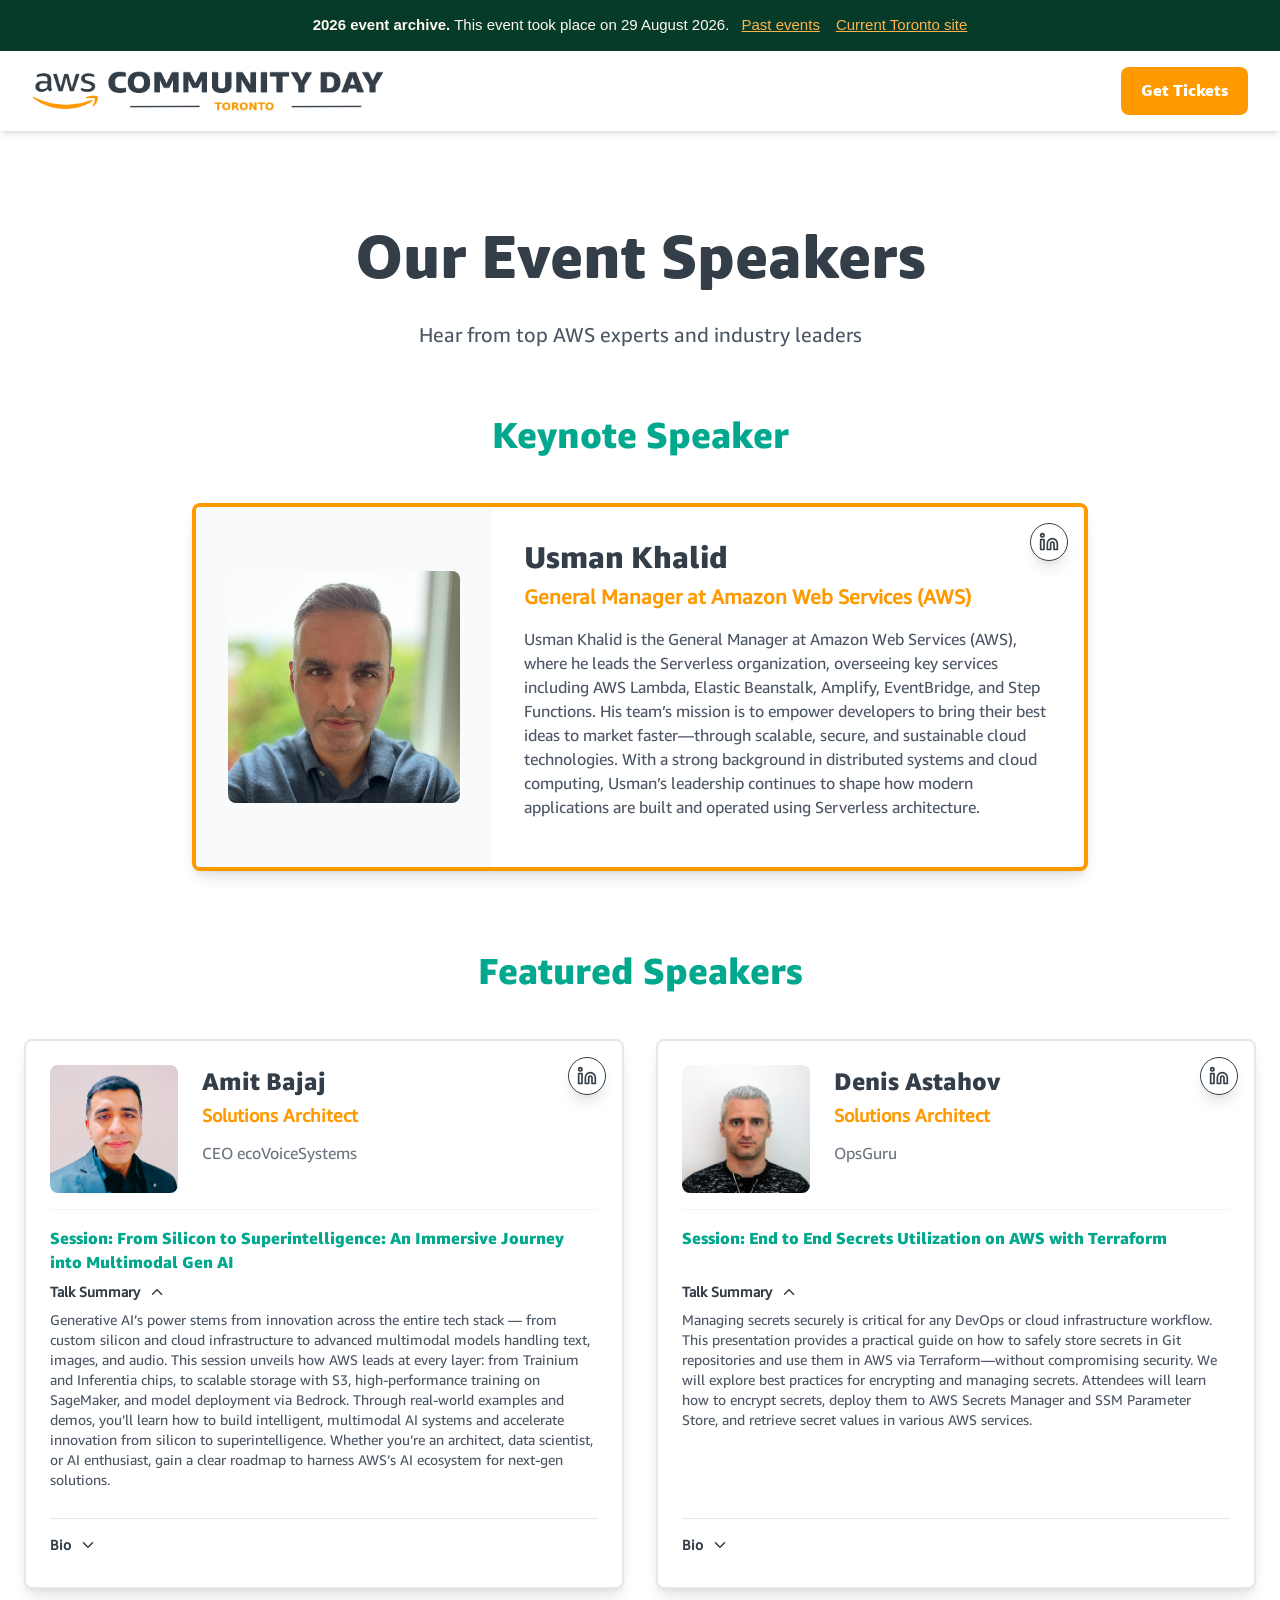
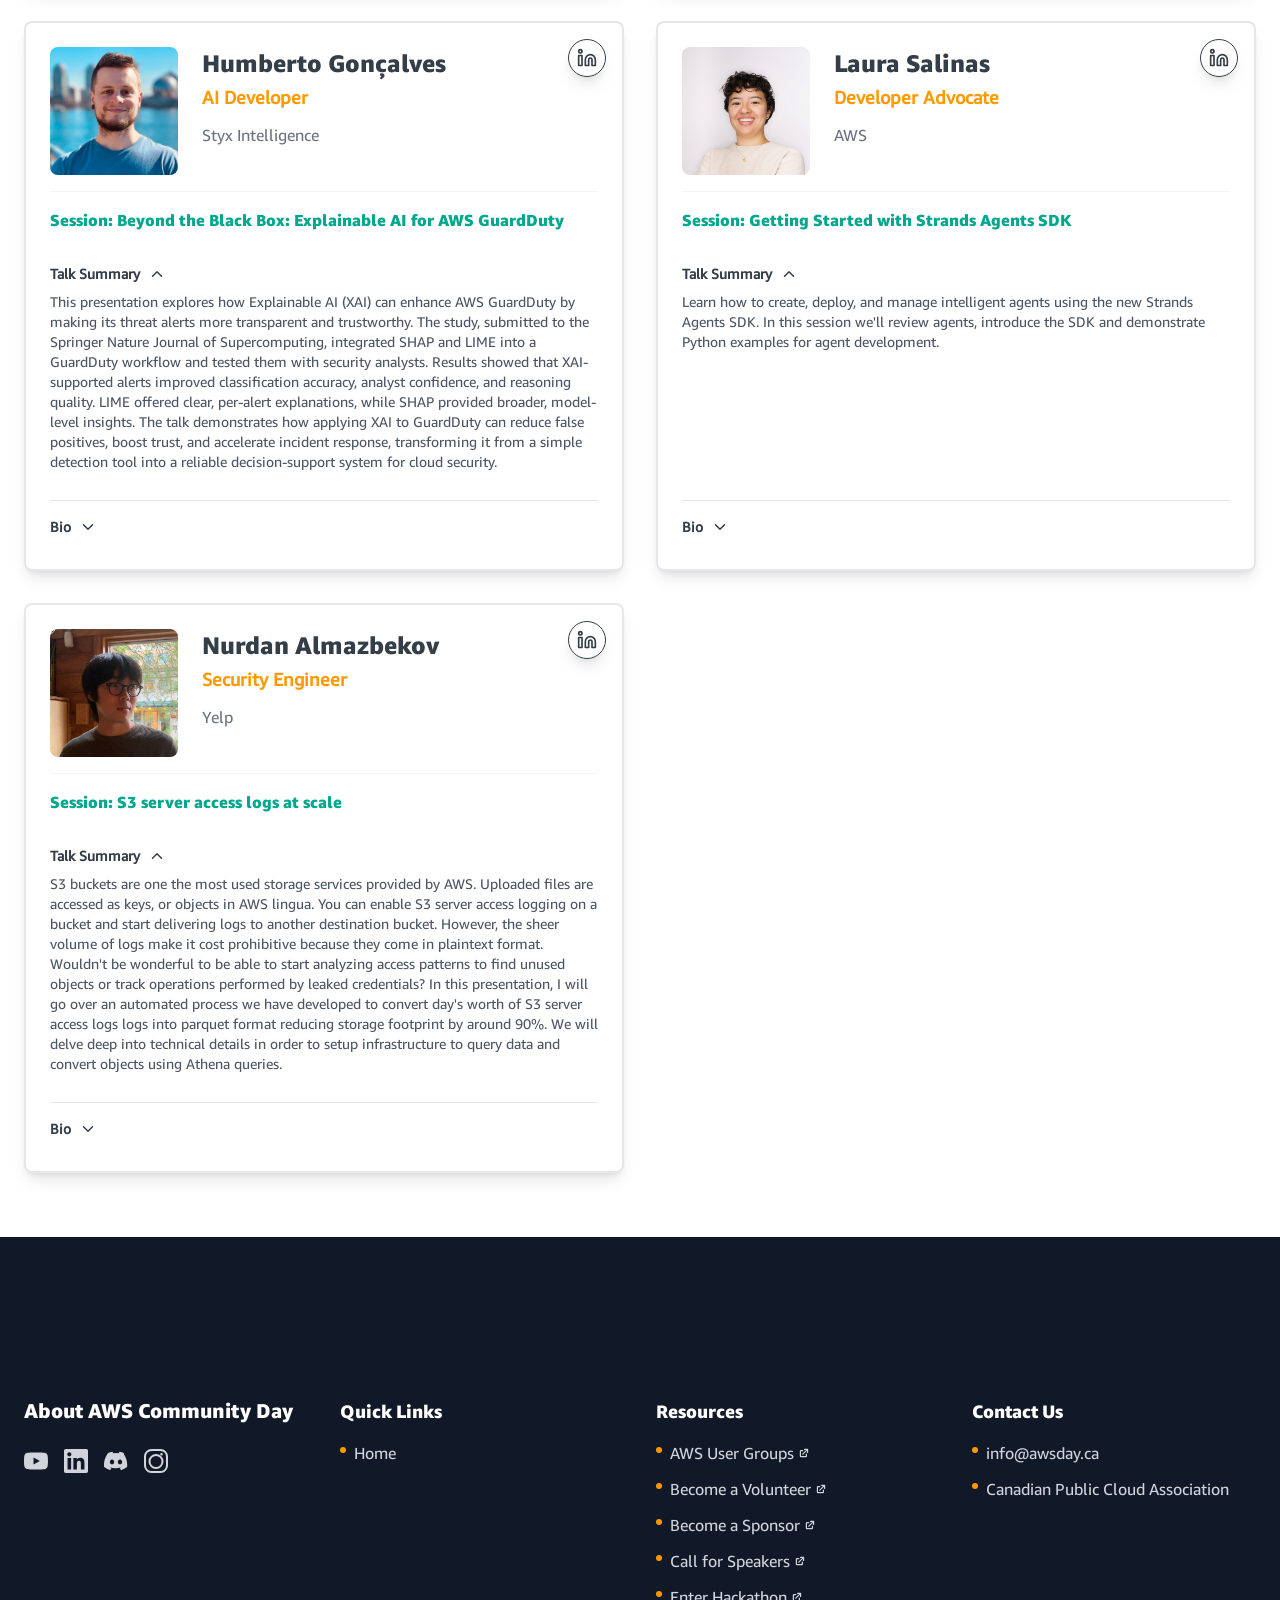
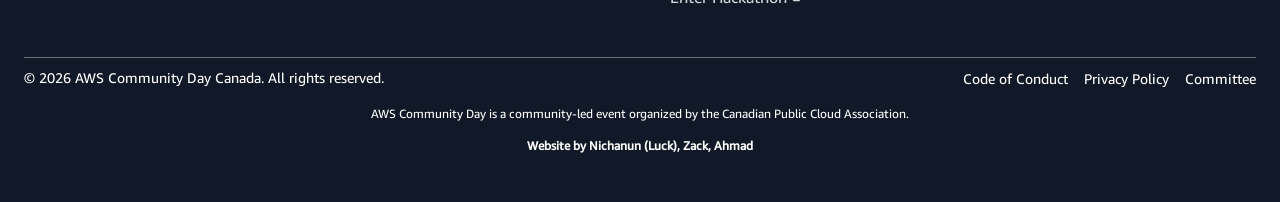
<file: past-events/2026/speakers/index.html>
<!DOCTYPE html><html lang="en"><head><meta charSet="utf-8"/><meta name="viewport" content="width=device-width, initial-scale=1"/><link rel="preload" as="image" href="/past-events/2026/speakers/usmanKhalid.jpeg"/><link rel="preload" as="image" href="/past-events/2026/speakers/amitBajaj.png"/><link rel="preload" as="image" href="/past-events/2026/speakers/denisAstahov.jpg"/><link rel="preload" as="image" href="/past-events/2026/speakers/humbertoGonçalves.jpeg"/><link rel="preload" as="image" href="/past-events/2026/speakers/lauraSalinas.jpg"/><link rel="preload" as="image" href="/past-events/2026/speakers/NurdanAlmazbekov.jpeg"/><link rel="stylesheet" href="/past-events/2026/_next/static/css/5f7f322ecd1ba22d.css" data-precedence="next"/><link rel="preload" as="script" fetchPriority="low" href="/past-events/2026/_next/static/chunks/webpack-aa579de4a4fa36b8.js"/><script src="/past-events/2026/_next/static/chunks/fd9d1056-a8258ca2afd687b3.js" async=""></script><script src="/past-events/2026/_next/static/chunks/23-5f166d69099f5ed8.js" async=""></script><script src="/past-events/2026/_next/static/chunks/main-app-5c8f23b89a059cd2.js" async=""></script><script src="/past-events/2026/_next/static/chunks/347-7370fe3cc0c24f6e.js" async=""></script><script src="/past-events/2026/_next/static/chunks/597-d67d0c7c69bdcfd5.js" async=""></script><script src="/past-events/2026/_next/static/chunks/app/speakers/page-0b914f9d2b6ccdef.js" async=""></script><script src="/past-events/2026/_next/static/chunks/app/layout-ca64e4f70213ba6f.js" async=""></script><title>AWS Community Day Toronto 2026 | Event archive</title><meta name="description" content="The AWS Community Day in Vancouver Canada features expert-led talks, technical workshops, hands-on labs, and networking opportunities with industry leaders and fellow enthusiasts. Whether you&#x27;re an experienced professional or a newcomer in the world of AWS, come join us. Be part of the movement to create a better, smarter, and more connected world."/><script src="/past-events/2026/_next/static/chunks/polyfills-78c92fac7aa8fdd8.js" noModule=""></script><meta name="robots" content="noindex,follow"><link rel="stylesheet" href="/past-events/2026/archive.css"><script defer src="/past-events/2026/archive.js"></script></head><body class="antialiased __variable_ad029e __variable_4ec087 __variable_05d20a __variable_993591"><aside style="background:#073b29;color:#fff9ef;padding:14px 20px;text-align:center;font-family:Arial, sans-serif;font-size:15px;position:relative;z-index:60" aria-label="Event archive notice"><strong>2026 event archive.</strong> This event took place on 29 August 2026. <a href="/past-events/" style="color:#ffb34a;text-decoration:underline;margin-left:8px">Past events</a><a href="/" style="color:#ffb34a;text-decoration:underline;margin-left:16px">Current Toronto site</a></aside><!--$--><!--/$--><div class="min-h-screen"><!--$!--><template data-dgst="BAILOUT_TO_CLIENT_SIDE_RENDERING"></template><div></div><!--/$--><main class="flex-1 bg-white"><div class="pt-24 pb-16"><div class="container mx-auto px-4 md:px-6 max-w-7xl"><h1 class="text-4xl md:text-5xl lg:text-6xl font-heroDate font-extrabold leading-none text-text-primary text-center mb-8">Our Event Speakers</h1><div class="prose prose-lg mx-auto text-center mb-16"><p class="text-xl text-gray-600 leading-relaxed">Hear from top AWS experts and industry leaders</p></div><div class="mb-20"><h2 class="text-3xl md:text-4xl font-bold text-center text-[#01A88D] mb-12">Keynote Speaker</h2><div class="max-w-4xl mx-auto bg-white rounded-lg shadow-lg overflow-hidden border-4 border-[#FF9900] relative"><a href="https://www.linkedin.com/in/ahmedusmankhalid/" target="_blank" rel="noopener noreferrer" class="absolute top-4 right-4 p-2 bg-transparent border border-[#333E48] text-[#333E48] rounded-full hover:bg-[#333E48] hover:text-white transition-colors shadow-lg z-10" aria-label="Visit Usman Khalid&#x27;s LinkedIn profile"><svg xmlns="http://www.w3.org/2000/svg" width="20" height="20" viewBox="0 0 24 24" fill="none" stroke="currentColor" stroke-width="2" stroke-linecap="round" stroke-linejoin="round" class="lucide lucide-linkedin"><path d="M16 8a6 6 0 0 1 6 6v7h-4v-7a2 2 0 0 0-2-2 2 2 0 0 0-2 2v7h-4v-7a6 6 0 0 1 6-6z"></path><rect width="4" height="12" x="2" y="9"></rect><circle cx="4" cy="4" r="2"></circle></svg></a><div class="md:flex"><div class="md:w-1/3 p-8 flex items-center justify-center bg-gray-50"><img src="/past-events/2026/speakers/usmanKhalid.jpeg" alt="Usman Khalid" class="w-full max-w-xs rounded-lg"/></div><div class="md:w-2/3 p-8"><h3 class="text-3xl font-bold text-[#333E48] mb-2">Usman Khalid</h3><p class="text-xl text-[#FF9900] font-semibold mb-4">General Manager<!-- --> at <!-- -->Amazon Web Services (AWS)</p><p class="text-gray-600 mb-4">Usman Khalid is the General Manager at Amazon Web Services (AWS), where he leads the Serverless organization, overseeing key services including AWS Lambda, Elastic Beanstalk, Amplify, EventBridge, and Step Functions. His team’s mission is to empower developers to bring their best ideas to market faster—through scalable, secure, and sustainable cloud technologies. With a strong background in distributed systems and cloud computing, Usman’s leadership continues to shape how modern applications are built and operated using Serverless architecture.</p></div></div></div></div><div><h2 class="text-3xl md:text-4xl font-bold text-center text-[#01A88D] mb-12">Featured Speakers</h2><div class="grid grid-cols-1 md:grid-cols-2 gap-8"><div class="bg-white rounded-lg shadow-lg overflow-hidden border-2 border-gray-200 relative"><a href="https://www.linkedin.com/in/amit-bajaj-sa/" target="_blank" rel="noopener noreferrer" class="absolute top-4 right-4 p-2 bg-transparent border border-[#333E48] text-[#333E48] rounded-full hover:bg-[#333E48] hover:text-white transition-colors shadow-lg z-10" aria-label="Visit Amit Bajaj&#x27;s LinkedIn profile"><svg xmlns="http://www.w3.org/2000/svg" width="20" height="20" viewBox="0 0 24 24" fill="none" stroke="currentColor" stroke-width="2" stroke-linecap="round" stroke-linejoin="round" class="lucide lucide-linkedin"><path d="M16 8a6 6 0 0 1 6 6v7h-4v-7a2 2 0 0 0-2-2 2 2 0 0 0-2 2v7h-4v-7a6 6 0 0 1 6-6z"></path><rect width="4" height="12" x="2" y="9"></rect><circle cx="4" cy="4" r="2"></circle></svg></a><div class="p-6 flex flex-col h-full"><div class="flex items-start gap-6 mb-4"><div class="w-32 h-32 flex-shrink-0"><img src="/past-events/2026/speakers/amitBajaj.png" alt="Amit Bajaj" class="w-full h-full object-cover rounded-lg"/></div><div class="flex-1"><h3 class="text-2xl font-bold text-[#333E48] mb-1">Amit Bajaj</h3><p class="text-lg text-[#FF9900] font-semibold mb-3">Solutions Architect</p><p class="text-md text-gray-500 mb-3">CEO ecoVoiceSystems</p></div></div><div class="flex-grow pt-4 border-t border-gray-100"><h4 class="text-md font-bold text-[#01A88D] mb-2 min-h-[3rem] line-clamp-2">Session: <!-- -->From Silicon to Superintelligence: An Immersive Journey into Multimodal Gen AI</h4><div class="mb-3"><button class="flex items-center gap-2 text-[#333E48] font-semibold text-sm mb-2 hover:text-[#FF9900] transition-colors">Talk Summary<svg xmlns="http://www.w3.org/2000/svg" width="18" height="18" viewBox="0 0 24 24" fill="none" stroke="currentColor" stroke-width="2" stroke-linecap="round" stroke-linejoin="round" class="lucide lucide-chevron-up"><path d="m18 15-6-6-6 6"></path></svg></button><p class="text-gray-600 text-sm">Generative AI’s power stems from innovation across the entire tech stack — from custom silicon and cloud infrastructure to advanced multimodal models handling text, images, and audio.  This session unveils how AWS leads at every layer: from Trainium and Inferentia chips, to scalable storage with S3, high-performance training on SageMaker, and model deployment via Bedrock.  Through real-world examples and demos, you’ll learn how to build intelligent, multimodal AI systems and accelerate innovation from silicon to superintelligence. Whether you’re an architect, data scientist, or AI enthusiast, gain a clear roadmap to harness AWS’s AI ecosystem for next-gen solutions.</p></div></div><div class="mt-4 pt-4 border-t border-gray-200"><button class="flex items-center gap-2 text-[#333E48] font-semibold text-sm mb-2 hover:text-[#FF9900] transition-colors">Bio<svg xmlns="http://www.w3.org/2000/svg" width="18" height="18" viewBox="0 0 24 24" fill="none" stroke="currentColor" stroke-width="2" stroke-linecap="round" stroke-linejoin="round" class="lucide lucide-chevron-down"><path d="m6 9 6 6 6-6"></path></svg></button></div></div></div><div class="bg-white rounded-lg shadow-lg overflow-hidden border-2 border-gray-200 relative"><a href="https://www.linkedin.com/in/denis-astahov/" target="_blank" rel="noopener noreferrer" class="absolute top-4 right-4 p-2 bg-transparent border border-[#333E48] text-[#333E48] rounded-full hover:bg-[#333E48] hover:text-white transition-colors shadow-lg z-10" aria-label="Visit Denis Astahov&#x27;s LinkedIn profile"><svg xmlns="http://www.w3.org/2000/svg" width="20" height="20" viewBox="0 0 24 24" fill="none" stroke="currentColor" stroke-width="2" stroke-linecap="round" stroke-linejoin="round" class="lucide lucide-linkedin"><path d="M16 8a6 6 0 0 1 6 6v7h-4v-7a2 2 0 0 0-2-2 2 2 0 0 0-2 2v7h-4v-7a6 6 0 0 1 6-6z"></path><rect width="4" height="12" x="2" y="9"></rect><circle cx="4" cy="4" r="2"></circle></svg></a><div class="p-6 flex flex-col h-full"><div class="flex items-start gap-6 mb-4"><div class="w-32 h-32 flex-shrink-0"><img src="/past-events/2026/speakers/denisAstahov.jpg" alt="Denis Astahov" class="w-full h-full object-cover rounded-lg"/></div><div class="flex-1"><h3 class="text-2xl font-bold text-[#333E48] mb-1">Denis Astahov</h3><p class="text-lg text-[#FF9900] font-semibold mb-3">Solutions Architect</p><p class="text-md text-gray-500 mb-3">OpsGuru</p></div></div><div class="flex-grow pt-4 border-t border-gray-100"><h4 class="text-md font-bold text-[#01A88D] mb-2 min-h-[3rem] line-clamp-2">Session: <!-- -->End to End Secrets Utilization on AWS with Terraform</h4><div class="mb-3"><button class="flex items-center gap-2 text-[#333E48] font-semibold text-sm mb-2 hover:text-[#FF9900] transition-colors">Talk Summary<svg xmlns="http://www.w3.org/2000/svg" width="18" height="18" viewBox="0 0 24 24" fill="none" stroke="currentColor" stroke-width="2" stroke-linecap="round" stroke-linejoin="round" class="lucide lucide-chevron-up"><path d="m18 15-6-6-6 6"></path></svg></button><p class="text-gray-600 text-sm">Managing secrets securely is critical for any DevOps or cloud infrastructure workflow. This presentation provides a practical guide on how to safely store secrets in Git repositories and use them in AWS via Terraform—without compromising security. We will explore best practices for encrypting and managing secrets. Attendees will learn how to encrypt secrets, deploy them to AWS Secrets Manager and SSM Parameter Store, and retrieve secret values in various AWS services.</p></div></div><div class="mt-4 pt-4 border-t border-gray-200"><button class="flex items-center gap-2 text-[#333E48] font-semibold text-sm mb-2 hover:text-[#FF9900] transition-colors">Bio<svg xmlns="http://www.w3.org/2000/svg" width="18" height="18" viewBox="0 0 24 24" fill="none" stroke="currentColor" stroke-width="2" stroke-linecap="round" stroke-linejoin="round" class="lucide lucide-chevron-down"><path d="m6 9 6 6 6-6"></path></svg></button></div></div></div><div class="bg-white rounded-lg shadow-lg overflow-hidden border-2 border-gray-200 relative"><a href="https://www.linkedin.com/in/humbertos-goncalves/" target="_blank" rel="noopener noreferrer" class="absolute top-4 right-4 p-2 bg-transparent border border-[#333E48] text-[#333E48] rounded-full hover:bg-[#333E48] hover:text-white transition-colors shadow-lg z-10" aria-label="Visit Humberto Gonçalves&#x27;s LinkedIn profile"><svg xmlns="http://www.w3.org/2000/svg" width="20" height="20" viewBox="0 0 24 24" fill="none" stroke="currentColor" stroke-width="2" stroke-linecap="round" stroke-linejoin="round" class="lucide lucide-linkedin"><path d="M16 8a6 6 0 0 1 6 6v7h-4v-7a2 2 0 0 0-2-2 2 2 0 0 0-2 2v7h-4v-7a6 6 0 0 1 6-6z"></path><rect width="4" height="12" x="2" y="9"></rect><circle cx="4" cy="4" r="2"></circle></svg></a><div class="p-6 flex flex-col h-full"><div class="flex items-start gap-6 mb-4"><div class="w-32 h-32 flex-shrink-0"><img src="/past-events/2026/speakers/humbertoGonçalves.jpeg" alt="Humberto Gonçalves" class="w-full h-full object-cover rounded-lg"/></div><div class="flex-1"><h3 class="text-2xl font-bold text-[#333E48] mb-1">Humberto Gonçalves</h3><p class="text-lg text-[#FF9900] font-semibold mb-3">AI Developer</p><p class="text-md text-gray-500 mb-3">Styx Intelligence</p></div></div><div class="flex-grow pt-4 border-t border-gray-100"><h4 class="text-md font-bold text-[#01A88D] mb-2 min-h-[3rem] line-clamp-2">Session: <!-- -->Beyond the Black Box: Explainable AI for AWS GuardDuty</h4><div class="mb-3"><button class="flex items-center gap-2 text-[#333E48] font-semibold text-sm mb-2 hover:text-[#FF9900] transition-colors">Talk Summary<svg xmlns="http://www.w3.org/2000/svg" width="18" height="18" viewBox="0 0 24 24" fill="none" stroke="currentColor" stroke-width="2" stroke-linecap="round" stroke-linejoin="round" class="lucide lucide-chevron-up"><path d="m18 15-6-6-6 6"></path></svg></button><p class="text-gray-600 text-sm">This presentation explores how Explainable AI (XAI) can enhance AWS GuardDuty by making its threat alerts more transparent and trustworthy. The study, submitted to the Springer Nature Journal of Supercomputing, integrated SHAP and LIME into a GuardDuty workflow and tested them with security analysts. Results showed that XAI-supported alerts improved classification accuracy, analyst confidence, and reasoning quality. LIME offered clear, per-alert explanations, while SHAP provided broader, model-level insights. The talk demonstrates how applying XAI to GuardDuty can reduce false positives, boost trust, and accelerate incident response, transforming it from a simple detection tool into a reliable decision-support system for cloud security.</p></div></div><div class="mt-4 pt-4 border-t border-gray-200"><button class="flex items-center gap-2 text-[#333E48] font-semibold text-sm mb-2 hover:text-[#FF9900] transition-colors">Bio<svg xmlns="http://www.w3.org/2000/svg" width="18" height="18" viewBox="0 0 24 24" fill="none" stroke="currentColor" stroke-width="2" stroke-linecap="round" stroke-linejoin="round" class="lucide lucide-chevron-down"><path d="m6 9 6 6 6-6"></path></svg></button></div></div></div><div class="bg-white rounded-lg shadow-lg overflow-hidden border-2 border-gray-200 relative"><a href="https://www.linkedin.com/in/laums/" target="_blank" rel="noopener noreferrer" class="absolute top-4 right-4 p-2 bg-transparent border border-[#333E48] text-[#333E48] rounded-full hover:bg-[#333E48] hover:text-white transition-colors shadow-lg z-10" aria-label="Visit Laura Salinas&#x27;s LinkedIn profile"><svg xmlns="http://www.w3.org/2000/svg" width="20" height="20" viewBox="0 0 24 24" fill="none" stroke="currentColor" stroke-width="2" stroke-linecap="round" stroke-linejoin="round" class="lucide lucide-linkedin"><path d="M16 8a6 6 0 0 1 6 6v7h-4v-7a2 2 0 0 0-2-2 2 2 0 0 0-2 2v7h-4v-7a6 6 0 0 1 6-6z"></path><rect width="4" height="12" x="2" y="9"></rect><circle cx="4" cy="4" r="2"></circle></svg></a><div class="p-6 flex flex-col h-full"><div class="flex items-start gap-6 mb-4"><div class="w-32 h-32 flex-shrink-0"><img src="/past-events/2026/speakers/lauraSalinas.jpg" alt="Laura Salinas" class="w-full h-full object-cover rounded-lg"/></div><div class="flex-1"><h3 class="text-2xl font-bold text-[#333E48] mb-1">Laura Salinas</h3><p class="text-lg text-[#FF9900] font-semibold mb-3">Developer Advocate</p><p class="text-md text-gray-500 mb-3">AWS</p></div></div><div class="flex-grow pt-4 border-t border-gray-100"><h4 class="text-md font-bold text-[#01A88D] mb-2 min-h-[3rem] line-clamp-2">Session: <!-- -->Getting Started with Strands Agents SDK</h4><div class="mb-3"><button class="flex items-center gap-2 text-[#333E48] font-semibold text-sm mb-2 hover:text-[#FF9900] transition-colors">Talk Summary<svg xmlns="http://www.w3.org/2000/svg" width="18" height="18" viewBox="0 0 24 24" fill="none" stroke="currentColor" stroke-width="2" stroke-linecap="round" stroke-linejoin="round" class="lucide lucide-chevron-up"><path d="m18 15-6-6-6 6"></path></svg></button><p class="text-gray-600 text-sm">Learn how to create, deploy, and manage intelligent agents using the new Strands Agents SDK. In this session we&#x27;ll review agents, introduce the SDK and demonstrate Python examples for agent development.</p></div></div><div class="mt-4 pt-4 border-t border-gray-200"><button class="flex items-center gap-2 text-[#333E48] font-semibold text-sm mb-2 hover:text-[#FF9900] transition-colors">Bio<svg xmlns="http://www.w3.org/2000/svg" width="18" height="18" viewBox="0 0 24 24" fill="none" stroke="currentColor" stroke-width="2" stroke-linecap="round" stroke-linejoin="round" class="lucide lucide-chevron-down"><path d="m6 9 6 6 6-6"></path></svg></button></div></div></div><div class="bg-white rounded-lg shadow-lg overflow-hidden border-2 border-gray-200 relative"><a href="https://www.linkedin.com/in/nurdan-almazbekov/" target="_blank" rel="noopener noreferrer" class="absolute top-4 right-4 p-2 bg-transparent border border-[#333E48] text-[#333E48] rounded-full hover:bg-[#333E48] hover:text-white transition-colors shadow-lg z-10" aria-label="Visit Nurdan Almazbekov&#x27;s LinkedIn profile"><svg xmlns="http://www.w3.org/2000/svg" width="20" height="20" viewBox="0 0 24 24" fill="none" stroke="currentColor" stroke-width="2" stroke-linecap="round" stroke-linejoin="round" class="lucide lucide-linkedin"><path d="M16 8a6 6 0 0 1 6 6v7h-4v-7a2 2 0 0 0-2-2 2 2 0 0 0-2 2v7h-4v-7a6 6 0 0 1 6-6z"></path><rect width="4" height="12" x="2" y="9"></rect><circle cx="4" cy="4" r="2"></circle></svg></a><div class="p-6 flex flex-col h-full"><div class="flex items-start gap-6 mb-4"><div class="w-32 h-32 flex-shrink-0"><img src="/past-events/2026/speakers/NurdanAlmazbekov.jpeg" alt="Nurdan Almazbekov" class="w-full h-full object-cover rounded-lg"/></div><div class="flex-1"><h3 class="text-2xl font-bold text-[#333E48] mb-1">Nurdan Almazbekov</h3><p class="text-lg text-[#FF9900] font-semibold mb-3">Security Engineer</p><p class="text-md text-gray-500 mb-3">Yelp</p></div></div><div class="flex-grow pt-4 border-t border-gray-100"><h4 class="text-md font-bold text-[#01A88D] mb-2 min-h-[3rem] line-clamp-2">Session: <!-- -->S3 server access logs at scale</h4><div class="mb-3"><button class="flex items-center gap-2 text-[#333E48] font-semibold text-sm mb-2 hover:text-[#FF9900] transition-colors">Talk Summary<svg xmlns="http://www.w3.org/2000/svg" width="18" height="18" viewBox="0 0 24 24" fill="none" stroke="currentColor" stroke-width="2" stroke-linecap="round" stroke-linejoin="round" class="lucide lucide-chevron-up"><path d="m18 15-6-6-6 6"></path></svg></button><p class="text-gray-600 text-sm">S3 buckets are one the most used storage services provided by AWS. Uploaded files are accessed as keys, or objects in AWS lingua. You can enable S3 server access logging on a bucket and start delivering logs to another destination bucket. However, the sheer volume of logs make it cost prohibitive because they come in plaintext format. Wouldn&#x27;t be wonderful to be able to start analyzing access patterns to find unused objects or track operations performed by leaked credentials? In this presentation, I will go over an automated process we have developed to convert day&#x27;s worth of S3 server access logs logs into parquet format reducing storage footprint by around 90%. We will delve deep into technical details in order to setup infrastructure to query data and convert objects using Athena queries.</p></div></div><div class="mt-4 pt-4 border-t border-gray-200"><button class="flex items-center gap-2 text-[#333E48] font-semibold text-sm mb-2 hover:text-[#FF9900] transition-colors">Bio<svg xmlns="http://www.w3.org/2000/svg" width="18" height="18" viewBox="0 0 24 24" fill="none" stroke="currentColor" stroke-width="2" stroke-linecap="round" stroke-linejoin="round" class="lucide lucide-chevron-down"><path d="m6 9 6 6 6-6"></path></svg></button></div></div></div></div></div></div></div></main><footer class="bg-gray-900 text-white pt-32 md:pt-32 lg:pt-40 pb-12"><div class="container px-4 md:px-6 mx-auto"><div class="grid grid-cols-1 md:grid-cols-2 lg:grid-cols-4 gap-8 mb-12"><div class="space-y-4"><h3 class="text-xl font-bold">About AWS Community Day</h3><p class="text-gray-300"></p><div class="flex space-x-4 pt-2"><a href="https://www.youtube.com/channel/UCMfuz22CouuimIXngTMMZIQ" target="_blank" rel="noopener noreferrer" class="text-gray-300 hover:text-white transition-colors" aria-label="YouTube"><span class="sr-only">YouTube</span><svg class="h-6 w-6" fill="currentColor" viewBox="0 0 24 24" aria-hidden="true"><path d="M23.498 6.186a3.016 3.016 0 0 0-2.122-2.136C19.505 3.545 12 3.545 12 3.545s-7.505 0-9.377.505A3.017 3.017 0 0 0 .502 6.186C0 8.07 0 12 0 12s0 3.93.502 5.814a3.016 3.016 0 0 0 2.122 2.136c1.871.505 9.376.505 9.376.505s7.505 0 9.377-.505a3.015 3.015 0 0 0 2.122-2.136C24 15.93 24 12 24 12s0-3.93-.502-5.814zM9.545 15.568V8.432L15.818 12l-6.273 3.568z"></path></svg></a><a href="http://www.linkedin.com/company/canadiancloud" target="_blank" rel="noopener noreferrer" class="text-gray-300 hover:text-white transition-colors" aria-label="LinkedIn"><span class="sr-only">LinkedIn</span><svg class="h-6 w-6" fill="currentColor" viewBox="0 0 24 24" aria-hidden="true"><path d="M20.447 20.452h-3.554v-5.569c0-1.328-.027-3.037-1.852-3.037-1.853 0-2.136 1.445-2.136 2.939v5.667H9.351V9h3.413v1.561h.046c.477-.9 1.637-1.85 3.37-1.85 3.601 0 4.267 2.37 4.267 5.455v6.286zM5.337 7.433c-1.144 0-2.063-.926-2.063-2.065 0-1.138.92-2.063 2.063-2.063 1.14 0 2.064.925 2.064 2.063 0 1.139-.925 2.065-2.064 2.065zm1.782 13.019H3.555V9h3.564v11.452zM22.225 0H1.771C.792 0 0 .774 0 1.729v20.542C0 23.227.792 24 1.771 24h20.451C23.2 24 24 23.227 24 22.271V1.729C24 .774 23.2 0 22.222 0h.003z"></path></svg></a><a href="https://discord.gg/wg372JtEK8" target="_blank" rel="noopener noreferrer" class="text-gray-300 hover:text-white transition-colors" aria-label="Discord"><span class="sr-only">Discord</span><svg class="h-6 w-6" fill="currentColor" viewBox="0 0 24 24" aria-hidden="true"><path d="M20.316 4.37a19.791 19.791 0 0 0-4.885-1.516.074.074 0 0 0-.079.037c-.21.375-.454.886-.622 1.283a18.27 18.27 0 0 0-5.487 0 12.64 12.64 0 0 0-.622-1.283.077.077 0 0 0-.079-.037A19.736 19.736 0 0 0 3.677 4.37a.07.07 0 0 0-.032.027C.533 9.046-.32 13.58.099 18.057a.082.082 0 0 0 .031.051 19.9 19.9 0 0 0 5.993 3.03.078.078 0 0 0 .084-.028c.462-.63.873-1.3 1.226-2.006a.076.076 0 0 0-.041-.106 13.107 13.107 0 0 1-1.872-.892.077.077 0 0 1-.008-.128.075.075 0 0 1 .008-.006c.01-.007.02-.014.03-.02a14.7 14.7 0 0 0 12.07 0l.031.02a.077.077 0 0 1-.001.135c-.598.355-1.225.654-1.873.893a.077.077 0 0 0-.04.106c.36.712.78 1.388 1.25 2.02a.077.077 0 0 0 .083.028 19.838 19.838 0 0 0 6.002-3.03.077.077 0 0 0 .032-.05c.5-5.177-.838-9.675-3.55-13.66a.06.06 0 0 0-.031-.03zM8.02 15.33c-1.183 0-2.157-1.09-2.157-2.42 0-1.33.956-2.42 2.158-2.42 1.21 0 2.175 1.1 2.157 2.42 0 1.33-.956 2.42-2.158 2.42zm7.975 0c-1.183 0-2.157-1.09-2.157-2.42 0-1.33.955-2.42 2.157-2.42 1.21 0 2.175 1.1 2.157 2.42 0 1.33-.955 2.42-2.157 2.42z"></path></svg></a><a href="https://www.instagram.com/canadiancloudninja/" target="_blank" rel="noopener noreferrer" class="text-gray-300 hover:text-white transition-colors" aria-label="Instagram"><span class="sr-only">Instagram</span><svg class="h-6 w-6" fill="currentColor" viewBox="0 0 24 24" aria-hidden="true"><path d="M7.5 2h9a5.5 5.5 0 0 1 5.5 5.5v9a5.5 5.5 0 0 1-5.5 5.5h-9A5.5 5.5 0 0 1 2 16.5v-9A5.5 5.5 0 0 1 7.5 2zm0-2A7.5 7.5 0 0 0 0 7.5v9A7.5 7.5 0 0 0 7.5 24h9a7.5 7.5 0 0 0 7.5-7.5v-9A7.5 7.5 0 0 0 16.5 0h-9zm4.5 7a5.5 5.5 0 1 1 0 11a5.5 5.5 0 0 1 0-11zm0-2a7.5 7.5 0 1 0 0 15a7.5 7.5 0 0 0 0-15zm6.75.25a1.25 1.25 0 1 1-2.5 0a1.25 1.25 0 0 1 2.5 0z"></path></svg></a></div></div><div><h4 class="text-lg font-semibold mb-4">Quick Links</h4><!--$!--><template data-dgst="BAILOUT_TO_CLIENT_SIDE_RENDERING"></template><ul class="grid grid-cols-2 gap-x-4 gap-y-3 md:grid-cols-1 md:gap-y-3"><li class="min-w-0"><a href="/past-events/2026/" target="_self" rel="" class="text-gray-300 hover:text-white transition-colors flex items-start gap-2"><span class="w-1.5 h-1.5 bg-[#FF9900] rounded-full mt-1.5 shrink-0"></span><span class="min-w-0 inline-flex flex-wrap items-baseline gap-1"><span class="break-words">Home</span></span></a></li></ul><!--/$--></div><div><h4 class="text-lg font-semibold mb-4">Resources</h4><ul class="grid grid-cols-2 gap-x-4 gap-y-3 md:grid-cols-1 md:gap-y-3"><li class="min-w-0"><a href="https://awsusergroups.com" target="_blank" rel="noopener noreferrer" class="text-gray-300 hover:text-white transition-colors flex items-start gap-2"><span class="w-1.5 h-1.5 bg-[#FF9900] rounded-full mt-1.5 shrink-0"></span><span class="min-w-0 inline-flex flex-wrap items-baseline gap-1"><span class="break-words">AWS User Groups</span><svg xmlns="http://www.w3.org/2000/svg" class="h-3 w-3 shrink-0" viewBox="0 0 20 20" fill="currentColor" aria-hidden="true"><path d="M11 3a1 1 0 100 2h2.586l-6.293 6.293a1 1 0 101.414 1.414L15 6.414V9a1 1 0 102 0V4a1 1 0 00-1-1h-5z"></path><path d="M5 5a2 2 0 00-2 2v8a2 2 0 002 2h8a2 2 0 002-2v-3a1 1 0 10-2 0v3H5V7h3a1 1 0 000-2H5z"></path></svg></span></a></li><li class="min-w-0"><a href="https://tally.so/r/eqv4A0" target="_blank" rel="noopener noreferrer" class="text-gray-300 hover:text-white transition-colors flex items-start gap-2"><span class="w-1.5 h-1.5 bg-[#FF9900] rounded-full mt-1.5 shrink-0"></span><span class="min-w-0 inline-flex flex-wrap items-baseline gap-1"><span class="break-words">Become a Volunteer</span><svg xmlns="http://www.w3.org/2000/svg" class="h-3 w-3 shrink-0" viewBox="0 0 20 20" fill="currentColor" aria-hidden="true"><path d="M11 3a1 1 0 100 2h2.586l-6.293 6.293a1 1 0 101.414 1.414L15 6.414V9a1 1 0 102 0V4a1 1 0 00-1-1h-5z"></path><path d="M5 5a2 2 0 00-2 2v8a2 2 0 002 2h8a2 2 0 002-2v-3a1 1 0 10-2 0v3H5V7h3a1 1 0 000-2H5z"></path></svg></span></a></li><li class="min-w-0"><a href="https://tally.so/r/MeMBYX" target="_blank" rel="noopener noreferrer" class="text-gray-300 hover:text-white transition-colors flex items-start gap-2"><span class="w-1.5 h-1.5 bg-[#FF9900] rounded-full mt-1.5 shrink-0"></span><span class="min-w-0 inline-flex flex-wrap items-baseline gap-1"><span class="break-words">Become a Sponsor</span><svg xmlns="http://www.w3.org/2000/svg" class="h-3 w-3 shrink-0" viewBox="0 0 20 20" fill="currentColor" aria-hidden="true"><path d="M11 3a1 1 0 100 2h2.586l-6.293 6.293a1 1 0 101.414 1.414L15 6.414V9a1 1 0 102 0V4a1 1 0 00-1-1h-5z"></path><path d="M5 5a2 2 0 00-2 2v8a2 2 0 002 2h8a2 2 0 002-2v-3a1 1 0 10-2 0v3H5V7h3a1 1 0 000-2H5z"></path></svg></span></a></li><li class="min-w-0"><a href="https://tally.so/r/ODkv7g" target="_blank" rel="noopener noreferrer" class="text-gray-300 hover:text-white transition-colors flex items-start gap-2"><span class="w-1.5 h-1.5 bg-[#FF9900] rounded-full mt-1.5 shrink-0"></span><span class="min-w-0 inline-flex flex-wrap items-baseline gap-1"><span class="break-words">Call for Speakers</span><svg xmlns="http://www.w3.org/2000/svg" class="h-3 w-3 shrink-0" viewBox="0 0 20 20" fill="currentColor" aria-hidden="true"><path d="M11 3a1 1 0 100 2h2.586l-6.293 6.293a1 1 0 101.414 1.414L15 6.414V9a1 1 0 102 0V4a1 1 0 00-1-1h-5z"></path><path d="M5 5a2 2 0 00-2 2v8a2 2 0 002 2h8a2 2 0 002-2v-3a1 1 0 10-2 0v3H5V7h3a1 1 0 000-2H5z"></path></svg></span></a></li><li class="min-w-0"><a href="https://hackerrivals.com/" target="_blank" rel="noopener noreferrer" class="text-gray-300 hover:text-white transition-colors flex items-start gap-2"><span class="w-1.5 h-1.5 bg-[#FF9900] rounded-full mt-1.5 shrink-0"></span><span class="min-w-0 inline-flex flex-wrap items-baseline gap-1"><span class="break-words">Enter Hackathon</span><svg xmlns="http://www.w3.org/2000/svg" class="h-3 w-3 shrink-0" viewBox="0 0 20 20" fill="currentColor" aria-hidden="true"><path d="M11 3a1 1 0 100 2h2.586l-6.293 6.293a1 1 0 101.414 1.414L15 6.414V9a1 1 0 102 0V4a1 1 0 00-1-1h-5z"></path><path d="M5 5a2 2 0 00-2 2v8a2 2 0 002 2h8a2 2 0 002-2v-3a1 1 0 10-2 0v3H5V7h3a1 1 0 000-2H5z"></path></svg></span></a></li></ul></div><div><h4 class="text-lg font-semibold mb-4">Contact Us</h4><ul class="grid grid-cols-2 gap-x-4 gap-y-3 md:grid-cols-1 md:gap-y-3 mb-6"><li class="min-w-0"><a href="mailto:info@awsday.ca" class="text-gray-300 hover:text-white transition-colors flex items-start gap-2"><span class="w-1.5 h-1.5 bg-[#FF9900] rounded-full mt-1.5 shrink-0"></span><span class="min-w-0 break-words">info@awsday.ca</span></a></li><li class="min-w-0"><a href="https://www.canadiancloud.org/" target="_blank" rel="noopener noreferrer" class="text-gray-300 hover:text-white transition-colors flex items-start gap-2"><span class="w-1.5 h-1.5 bg-[#FF9900] rounded-full mt-1.5 shrink-0"></span><span class="min-w-0 break-words">Canadian Public Cloud Association</span></a></li></ul></div></div><div class="border-t border-gray-500 pt-2 text-white"><div class="flex flex-col md:flex-row justify-between items-center"><div class=" text-sm text-center md:text-left mb-4 md:mb-0">© <!-- -->2026<!-- --> AWS Community Day Canada. All rights reserved.</div><div class="flex flex-wrap justify-center gap-4"><div><button class=" hover:text-white text-sm transition-colors decoration-none">Code of Conduct</button></div><div><button class=" hover:text-white text-sm transition-colors decoration-none">Privacy Policy</button></div><div><button class=" hover:text-white text-sm transition-colors decoration-none">Committee</button></div></div></div><p class="text-white text-xs mt-4 text-center">AWS Community Day is a community-led event organized by the Canadian Public Cloud Association.</p><p class="text-white text-xs mt-4 text-center font-semibold">Website by<!-- --> <span><a href="https://www.linkedin.com/in/nichanun-pong/" target="_blank" rel="noopener noreferrer" class="hover:underline">Nichanun (Luck)</a>, </span><span><a href="https://www.linkedin.com/in/viet-anh-hoang-a504911b1/" target="_blank" rel="noopener noreferrer" class="hover:underline">Zack</a>, </span><span><a href="https://www.linkedin.com/in/ahmad-salempoor/" target="_blank" rel="noopener noreferrer" class="hover:underline">Ahmad</a></span></p></div></div></footer></div><script src="/past-events/2026/_next/static/chunks/webpack-aa579de4a4fa36b8.js" async=""></script><script>(self.__next_f=self.__next_f||[]).push([0]);self.__next_f.push([2,null])</script><script>self.__next_f.push([1,"1:HL[\"/past-events/2026/_next/static/css/5f7f322ecd1ba22d.css\",\"style\"]\n"])</script><script>self.__next_f.push([1,"2:I[5751,[],\"\"]\n4:I[6513,[],\"ClientPageRoot\"]\n5:I[9422,[\"347\",\"static/chunks/347-7370fe3cc0c24f6e.js\",\"597\",\"static/chunks/597-d67d0c7c69bdcfd5.js\",\"875\",\"static/chunks/app/speakers/page-0b914f9d2b6ccdef.js\"],\"default\"]\n6:I[9275,[],\"\"]\n7:I[1343,[],\"\"]\n8:I[6052,[\"185\",\"static/chunks/app/layout-ca64e4f70213ba6f.js\"],\"ScrollToHash\"]\n9:\"$Sreact.suspense\"\nb:I[6130,[],\"\"]\nc:[]\n"])</script><script>self.__next_f.push([1,"0:[[[\"$\",\"link\",\"0\",{\"rel\":\"stylesheet\",\"href\":\"/past-events/2026/_next/static/css/5f7f322ecd1ba22d.css\",\"precedence\":\"next\",\"crossOrigin\":\"$undefined\"}]],[\"$\",\"$L2\",null,{\"buildId\":\"PEWam2I19uT9JxlW_AqRM\",\"assetPrefix\":\"/past-events/2026\",\"initialCanonicalUrl\":\"/speakers/\",\"initialTree\":[\"\",{\"children\":[\"speakers\",{\"children\":[\"__PAGE__\",{}]}]},\"$undefined\",\"$undefined\",true],\"initialSeedData\":[\"\",{\"children\":[\"speakers\",{\"children\":[\"__PAGE__\",{},[[\"$L3\",[\"$\",\"$L4\",null,{\"props\":{\"params\":{},\"searchParams\":{}},\"Component\":\"$5\"}]],null],null]},[\"$\",\"$L6\",null,{\"parallelRouterKey\":\"children\",\"segmentPath\":[\"children\",\"speakers\",\"children\"],\"error\":\"$undefined\",\"errorStyles\":\"$undefined\",\"errorScripts\":\"$undefined\",\"template\":[\"$\",\"$L7\",null,{}],\"templateStyles\":\"$undefined\",\"templateScripts\":\"$undefined\",\"notFound\":\"$undefined\",\"notFoundStyles\":\"$undefined\",\"styles\":null}],null]},[[\"$\",\"html\",null,{\"lang\":\"en\",\"children\":[\"$\",\"body\",null,{\"className\":\"antialiased __variable_ad029e __variable_4ec087 __variable_05d20a __variable_993591\",\"children\":[[\"$\",\"aside\",null,{\"style\":{\"background\":\"#073b29\",\"color\":\"#fff9ef\",\"padding\":\"14px 20px\",\"textAlign\":\"center\",\"fontFamily\":\"Arial, sans-serif\",\"fontSize\":\"15px\",\"position\":\"relative\",\"zIndex\":60},\"aria-label\":\"Event archive notice\",\"children\":[[\"$\",\"strong\",null,{\"children\":\"2026 event archive.\"}],\" This event took place on 29 August 2026. \",[\"$\",\"a\",null,{\"href\":\"/past-events/\",\"style\":{\"color\":\"#ffb34a\",\"textDecoration\":\"underline\",\"marginLeft\":\"8px\"},\"children\":\"Past events\"}],[\"$\",\"a\",null,{\"href\":\"/\",\"style\":{\"color\":\"#ffb34a\",\"textDecoration\":\"underline\",\"marginLeft\":\"16px\"},\"children\":\"Current Toronto site\"}]]}],[\"$\",\"$L8\",null,{}],[\"$\",\"$9\",null,{\"fallback\":null,\"children\":null}],[\"$\",\"$L6\",null,{\"parallelRouterKey\":\"children\",\"segmentPath\":[\"children\"],\"error\":\"$undefined\",\"errorStyles\":\"$undefined\",\"errorScripts\":\"$undefined\",\"template\":[\"$\",\"$L7\",null,{}],\"templateStyles\":\"$undefined\",\"templateScripts\":\"$undefined\",\"notFound\":[[\"$\",\"title\",null,{\"children\":\"404: This page could not be found.\"}],[\"$\",\"div\",null,{\"style\":{\"fontFamily\":\"system-ui,\\\"Segoe UI\\\",Roboto,Helvetica,Arial,sans-serif,\\\"Apple Color Emoji\\\",\\\"Segoe UI Emoji\\\"\",\"height\":\"100vh\",\"textAlign\":\"center\",\"display\":\"flex\",\"flexDirection\":\"column\",\"alignItems\":\"center\",\"justifyContent\":\"center\"},\"children\":[\"$\",\"div\",null,{\"children\":[[\"$\",\"style\",null,{\"dangerouslySetInnerHTML\":{\"__html\":\"body{color:#000;background:#fff;margin:0}.next-error-h1{border-right:1px solid rgba(0,0,0,.3)}@media (prefers-color-scheme:dark){body{color:#fff;background:#000}.next-error-h1{border-right:1px solid rgba(255,255,255,.3)}}\"}}],[\"$\",\"h1\",null,{\"className\":\"next-error-h1\",\"style\":{\"display\":\"inline-block\",\"margin\":\"0 20px 0 0\",\"padding\":\"0 23px 0 0\",\"fontSize\":24,\"fontWeight\":500,\"verticalAlign\":\"top\",\"lineHeight\":\"49px\"},\"children\":\"404\"}],[\"$\",\"div\",null,{\"style\":{\"display\":\"inline-block\"},\"children\":[\"$\",\"h2\",null,{\"style\":{\"fontSize\":14,\"fontWeight\":400,\"lineHeight\":\"49px\",\"margin\":0},\"children\":\"This page could not be found.\"}]}]]}]}]],\"notFoundStyles\":[],\"styles\":null}]]}]}],null],null],\"couldBeIntercepted\":false,\"initialHead\":[null,\"$La\"],\"globalErrorComponent\":\"$b\",\"missingSlots\":\"$Wc\"}]]\n"])</script><script>self.__next_f.push([1,"a:[[\"$\",\"meta\",\"0\",{\"name\":\"viewport\",\"content\":\"width=device-width, initial-scale=1\"}],[\"$\",\"meta\",\"1\",{\"charSet\":\"utf-8\"}],[\"$\",\"title\",\"2\",{\"children\":\"AWS Community Day Toronto 2026 | Event archive\"}],[\"$\",\"meta\",\"3\",{\"name\":\"description\",\"content\":\"The AWS Community Day in Vancouver Canada features expert-led talks, technical workshops, hands-on labs, and networking opportunities with industry leaders and fellow enthusiasts. Whether you're an experienced professional or a newcomer in the world of AWS, come join us. Be part of the movement to create a better, smarter, and more connected world.\"}]]\n3:null\n"])</script></body></html>
</file>
<file: styles.css>
@font-face{font-family:Nunito;src:url('assets/nunito-latin.woff2') format('woff2');font-weight:400 1000;font-display:swap}
:root{--cream:#fff9ef;--green:#073b29;--deep:#092e23;--orange:#ff7900;--ink:#12352b;--peach:#ffe1d0;--yellow:#fff0b8;--blue:#bdeafa;--lime:#e2edbf;--content:1240px;color-scheme:light}
*{box-sizing:border-box}html{scroll-behavior:smooth;scroll-padding-top:112px}body{margin:0;background:var(--cream);color:var(--deep);font:500 18px/1.45 Nunito,'Arial Rounded MT Bold',Arial,sans-serif;-webkit-font-smoothing:antialiased}button,a{-webkit-tap-highlight-color:transparent}button{font:inherit;color:inherit;cursor:pointer}a{color:inherit}button{border:0}button:disabled{cursor:default}a,button,summary{touch-action:manipulation}a:focus-visible,button:focus-visible,summary:focus-visible{outline:3px solid #087aaf;outline-offset:5px}a:hover{color:#ad4b00}.icon{width:25px;height:25px;flex-shrink:0;vertical-align:middle}.content-width{max-width:var(--content);margin-inline:auto;width:calc(100% - 88px)}h1,h2,h3,p{margin:0}h1,h2,h3{font-weight:1000;line-height:1.02;letter-spacing:-.045em}h2{font-size:clamp(34px,3.4vw,49px)}h3{font-size:32px}p{line-height:1.4}.skip-link{position:fixed;left:20px;top:-80px;background:var(--cream);padding:12px;z-index:99}.skip-link:focus{top:10px}
.site-header{position:sticky;top:0;z-index:20;background:rgba(255,249,239,.97);border-bottom:1px solid #e9e5d5;box-shadow:0 1px 0 #ffffff60}.header-inner{max-width:1440px;min-height:110px;margin:auto;display:flex;align-items:center;gap:26px;padding:17px 36px}.brand{display:flex;gap:12px;align-items:center;text-decoration:none;line-height:.98;font-weight:1000;font-size:23px;letter-spacing:-1px;flex-shrink:0}.brand strong{color:#e86600;font-weight:1000}.brand .brand-cloud{height:63px;width:69px;color:var(--orange);stroke-width:1.3}.desktop-nav{display:flex;align-items:center;gap:21px;margin-left:auto}.desktop-nav a,.desktop-nav button{font-size:15px;font-weight:900;white-space:nowrap;text-decoration:none;background:transparent;padding:10px 0}.desktop-nav button:hover{color:#ac4b00}.header-actions{display:flex;align-items:center;gap:20px}.button{display:inline-flex;align-items:center;justify-content:center;gap:15px;background:var(--orange);color:var(--deep);padding:14px 28px;border-radius:100px;font-weight:1000;font-size:23px;line-height:1.2;text-decoration:none;box-shadow:inset 0 1px 0 #ffb03c;transition:transform .18s,background .18s,box-shadow .18s}.button:hover{background:#ff920b;color:var(--deep);transform:translateY(-2px);box-shadow:0 6px 18px #d15c0020}.button-small{font-size:16px;padding:12px 20px;white-space:nowrap}.button-large{padding:16px 30px}.button .icon{stroke-width:2.5}.city-switch{display:flex;align-items:center;gap:6px;border:1px solid #c8cec4;box-shadow:0 2px 5px #183a2911;border-radius:12px;background:#fffdf8;font-size:14px;font-weight:900;padding:10px}.city-switch .icon{width:17px;height:17px}.city-switch:hover{background:#edf2e1}.menu-toggle{display:none;background:transparent;padding:10px}.mobile-nav{padding:10px 24px 20px;border-top:1px solid #e4e8da}.mobile-nav:not([hidden]){display:grid;grid-template-columns:repeat(3,1fr);gap:8px}.mobile-nav a,.mobile-nav button{padding:12px 8px;background:#f0f1df;border-radius:8px;text-decoration:none;text-align:center;font-weight:900;font-size:15px}
.hero{position:relative;isolation:isolate;min-height:625px;overflow:hidden;background:var(--green)}.hero-art{position:absolute;inset:0;width:100%;height:100%;object-fit:cover;object-position:center;z-index:-2}.hero:before{content:'';position:absolute;inset:0;z-index:-1;background:linear-gradient(90deg,#073b2940 24%,#073b29eb 38%,#073b29c7 46%,transparent 66%)}.hero-inner{max-width:var(--content);width:calc(100% - 88px);min-height:625px;margin:auto;display:flex;align-items:center;padding:64px 0 74px}.hero-copy{color:var(--cream);width:55%;max-width:680px;position:relative}.hero-kicker{display:inline-block;letter-spacing:.13em;font-size:12px;font-weight:900;text-transform:uppercase;margin-bottom:20px;color:#e3edc9}.hero h1{font-size:clamp(46px,4.8vw,70px);line-height:.99;letter-spacing:-.035em;text-shadow:0 2px 8px #032c2518}.hero h1 span{color:#ff920b;font-size:1.12em;display:inline-block;margin-top:3px}.hero-tagline{font-size:clamp(25px,2.6vw,37px);font-weight:1000;letter-spacing:-1px;line-height:1.1;margin-top:16px}.event-status{display:flex;gap:11px;align-items:center;font-size:20px;margin-top:24px}.hero-cta{display:inline-flex;align-items:center;margin-top:25px;position:relative}.hero-wave{position:absolute;bottom:-1px;width:100%;height:46px;pointer-events:none}.sparks{display:inline-block;position:relative;width:33px;height:38px;vertical-align:middle;margin-left:14px}.sparks i{position:absolute;width:7px;height:22px;background:#ff9000;border-radius:5px;transform-origin:center;left:8px;top:0;transform:rotate(29deg)}.sparks i:nth-child(2){transform:rotate(65deg);left:20px;top:12px;height:24px}.sparks i:nth-child(3){transform:rotate(100deg);left:20px;top:29px;height:17px}.hero-cta .sparks{position:absolute;left:100%;top:-12px}
.community-section{display:grid;grid-template-columns:1.05fr 1.8fr;gap:46px;align-items:center;padding:44px 0 56px}.community-intro h2{position:relative;max-width:370px}.community-intro .sparks{position:absolute;right:-12px;bottom:12px}.community-intro p{font-size:22px;margin-top:18px;max-width:360px;letter-spacing:-.35px}.pillars{display:grid;grid-template-columns:repeat(3,1fr);gap:18px}.pillar{border-radius:28px;min-height:228px;padding:25px 18px 24px;text-align:center;transition:transform .2s}.pillar:hover{transform:translateY(-5px)}.pillar>.icon{width:54px;height:54px;stroke-width:1.9;margin-bottom:8px}.pillar h3{font-size:32px;margin-bottom:10px}.pillar p{font-size:18px;line-height:1.25;max-width:170px;margin:auto}.learn{background:var(--peach)}.learn>.icon{color:#f27600}.connect{background:var(--yellow)}.connect>.icon{color:#f58b00}.build{background:var(--blue)}.build>.icon{color:#0074ba}
.story-section{display:grid;grid-template-columns:1fr 1fr;gap:44px;align-items:center;padding:12px 0 62px}.community-photo{margin:0;position:relative;overflow:hidden;border-radius:28px;align-self:stretch;min-height:310px}.community-photo img{position:absolute;width:100%;height:100%;object-fit:cover;object-position:center 70%}.community-photo figcaption{position:absolute;bottom:0;left:0;right:0;font-size:11px;background:linear-gradient(transparent,#082f27d9);color:white;padding:38px 20px 14px;font-weight:800}.story-copy h2{position:relative;font-size:clamp(32px,3vw,43px);line-height:1.04;max-width:600px;margin-bottom:20px}.story-copy .sparks{width:25px;height:30px;transform:scale(.7);margin-left:4px;position:absolute;top:-12px;right:-2px}.story-copy h3{font-size:clamp(23px,2.2vw,30px);letter-spacing:-.7px;margin-bottom:12px}.story-copy p{font-size:22px;line-height:1.35;max-width:510px}.activity-tags{display:flex;gap:10px;flex-wrap:wrap;margin:20px 0 15px}.tag{display:inline-flex;align-items:center;gap:8px;padding:10px 13px;border-radius:14px;font-size:16px;font-weight:1000}.tag:hover{box-shadow:0 0 0 2px #104c3533}.talks{background:var(--peach)}.talks .icon{color:#e76d00}.workshops{background:var(--lime)}.workshops .icon{color:#1a741e}.community{background:var(--blue)}.community .icon{color:#0074ba}.text-link{display:inline-flex;align-items:center;gap:8px;font-size:14px;font-weight:900;text-underline-offset:4px}.text-link .icon{width:19px;height:19px}
.join-section{position:relative;isolation:isolate;background:#e4efcb;border-radius:55px 70px 45px 60px;min-height:260px;overflow:hidden;text-align:center;margin-top:5px;margin-bottom:68px}.join-landscape{position:absolute;inset:0;z-index:-1;background:radial-gradient(ellipse at center,#f2f4d8,transparent 75%)}.join-landscape>svg:first-child{position:absolute;width:100%;height:100%;inset:0}.join-copy{position:relative;padding:42px 80px 50px}.join-copy h2{font-size:clamp(30px,3.5vw,48px);line-height:1.1;margin-bottom:23px}.join-copy .sparks{margin-left:10px;transform:scale(.75)}.landscape-cloud{position:absolute;width:60px;height:50px;color:white;stroke-width:1.5;opacity:.9}.cloud-one{left:11%;top:28px}.cloud-two{right:7%;top:42px}.pine{position:absolute;color:#286d49;width:90px;height:150px;bottom:-16px}.pine-one{left:-15px}.pine-two{left:40px;width:70px;height:120px}.pine-three{right:10px;width:110px;height:180px}.mobile-break{display:none}
.faq-section{display:grid;grid-template-columns:1fr 1.5fr;gap:60px;padding-bottom:50px}.eyebrow{display:block;color:#466d55;font-size:12px;font-weight:1000;text-transform:uppercase;letter-spacing:.13em;margin-bottom:13px}.faq-heading h2{font-size:39px}.faq-items details{border-bottom:1px solid #cfd7c4}.faq-items summary{list-style:none;cursor:pointer;font-size:18px;font-weight:900;padding:16px 35px 16px 0;position:relative}.faq-items summary::-webkit-details-marker{display:none}.faq-items summary:after{content:'+';position:absolute;right:4px;top:13px;font-size:25px;font-weight:700;color:#397b50}.faq-items details[open] summary:after{content:'−'}.faq-items details p{font-size:16px;line-height:1.6;padding:0 30px 18px 0}.site-footer{border-top:1px solid #d8dfcb;padding-top:27px;padding-bottom:27px}.footer-top{display:flex;align-items:center;justify-content:space-between;gap:30px}.footer-brand{display:flex;align-items:center;gap:17px;font-size:18px;letter-spacing:-.4px;font-weight:1000;text-decoration:none}.footer-brand .icon{width:48px;height:43px;color:var(--orange);stroke-width:1.5}.site-footer nav{display:flex;gap:32px}.site-footer nav button{padding:10px 0;background:transparent;font-size:15px;font-weight:800}.site-footer nav button:hover{color:#a84a00}.footer-bottom{display:flex;justify-content:space-between;gap:20px;color:#5d7364;font-size:12px;padding-top:24px}
dialog{border:1px solid #d8decf;border-radius:30px;background:var(--cream);color:var(--deep);padding:48px;width:calc(100% - 36px);max-width:600px;max-height:85dvh;box-shadow:0 25px 100px #001a2159}dialog::backdrop{background:#062e27b8;backdrop-filter:blur(5px)}dialog h2{font-size:42px;padding-right:5px;margin-bottom:22px}dialog p{font-size:19px;margin:14px 0}dialog .button{margin:12px 0;font-size:18px;max-width:100%}dialog .panel-note{font-size:14px;line-height:1.6}.dialog-close{position:absolute;right:17px;top:16px;background:#e6edda;border-radius:50%;padding:9px;display:grid;place-items:center}.dialog-close:hover{background:#d5e1c6}.panel-list{padding:12px 0}.panel-list p{display:flex;gap:14px;font-size:17px;align-items:center}.panel-list .icon{color:#b95800}.status-line{padding:15px;border-radius:12px;background:#e8edda;font-size:16px!important;font-weight:900}.city-list{display:grid;gap:10px;margin:24px 0}.city-list a{display:flex;align-items:center;gap:12px;padding:15px;border:1px solid #cedac5;border-radius:14px;text-decoration:none;font-weight:900;background:#f4f4e5}.city-list a>.icon:last-child{margin-left:auto}.city-list a[aria-current]{background:#e1edcc}.current-city{font-size:12px;font-weight:700;margin-left:auto;color:#506942}body.dialog-open{overflow:hidden}
@media(min-width:1600px){.hero{min-height:720px}.hero-inner{min-height:720px}.hero-art{object-position:center 48%}}
@media(max-width:1240px){.header-inner{gap:17px;padding-inline:25px}.brand{font-size:20px;gap:8px}.brand .brand-cloud{width:53px}.desktop-nav{gap:15px}.desktop-nav a,.desktop-nav button{font-size:14px}.header-actions{gap:10px}.header-updates{padding:12px 14px}.community-section{gap:35px}.community-intro .sparks{right:-6px}.pillar{padding-inline:13px}.story-section{gap:30px}.story-copy p{font-size:20px}.tag{padding:10px;font-size:14px}.hero-copy{width:57%}}
@media(max-width:1050px){.desktop-nav{display:none}.header-actions{margin-left:auto}.menu-toggle{display:block}.header-inner{min-height:95px}.brand{font-size:21px}.hero-inner,.hero{min-height:600px}.hero h1{font-size:54px}.hero-copy{width:61%}.hero-art{object-position:53% center}.community-section{grid-template-columns:1fr 1.6fr;gap:25px}.community-intro h2{font-size:38px}.community-intro p{font-size:20px}.community-intro .sparks{right:-13px;transform:scale(.7)}.pillars{gap:12px}.pillar{min-height:220px;border-radius:23px}.pillar h3{font-size:28px}.pillar p{font-size:16px}.story-copy h2{font-size:35px}.story-copy h3{font-size:25px}.story-copy .sparks{display:none}.story-copy p{font-size:19px}.join-copy{padding-inline:45px}.join-copy h2{font-size:39px}.join-copy .sparks{display:none}.footer-brand{font-size:16px}.site-footer nav{gap:20px}}
@media(max-width:760px){html{scroll-padding-top:90px}.content-width{width:calc(100% - 40px)}.header-inner{padding:10px 20px;min-height:85px;gap:12px}.brand{font-size:17px;letter-spacing:-.6px;gap:8px}.brand .brand-cloud{width:44px;height:47px}.header-updates{display:none}.city-switch{padding:8px;font-size:12px;gap:4px}.city-switch .icon{width:14px}.menu-toggle{padding:7px}.header-actions{gap:7px}.hero{min-height:540px;padding-top:0}.hero-inner{width:calc(100% - 44px);min-height:490px;align-items:flex-start;padding:45px 0 56px}.hero-art{position:absolute;inset:0;display:block;width:100%;height:100%;object-fit:cover;object-position:60% center;z-index:-2}.hero:before{display:block;background:linear-gradient(90deg,#073b29f2 0%,#073b29c7 60%,#073b2959 100%)}.hero-inner{position:relative;min-height:540px;align-items:center;padding:48px 0 64px}.hero-copy{width:100%;max-width:none}.hero-kicker{margin-bottom:16px;font-size:11px}.hero h1{font-size:clamp(43px,8.8vw,65px);line-height:1}.hero-tagline{font-size:30px}.event-status{font-size:17px;gap:8px;margin-top:22px}.hero .button{font-size:22px}.hero-wave{height:25px}.community-section{grid-template-columns:1fr;gap:28px;padding:34px 0 40px}.community-intro h2{font-size:41px;max-width:330px}.community-intro h2 br{display:none}.community-intro p{font-size:20px;max-width:100%;margin-top:12px}.community-intro p br{display:none}.community-intro .sparks{right:8px;bottom:9px}.pillars{gap:12px}.pillar{min-height:204px;padding:21px 10px;border-radius:22px}.pillar>.icon{width:44px;height:44px}.pillar h3{font-size:26px}.pillar p{font-size:15px;line-height:1.35}.story-section{grid-template-columns:1fr;gap:26px;padding:0 0 38px}.community-photo{min-height:290px}.story-copy h2{font-size:37px;margin-bottom:15px}.story-copy h3{font-size:26px}.story-copy p{font-size:20px}.activity-tags{gap:9px}.tag{font-size:15px;padding:10px 14px}.join-section{border-radius:33px;min-height:274px;margin-bottom:43px}.join-copy{padding:41px 20px 62px}.join-copy h2{font-size:36px;line-height:1.04;margin-bottom:20px}.mobile-break{display:block}.join-copy .button{font-size:21px;padding:14px 23px}.cloud-one{left:8%;top:10px;width:35px}.cloud-two{right:5%;top:60px;width:35px}.pine-three{width:80px;height:130px;right:-10px;bottom:-15px}.pine-two{left:4px;width:45px;height:90px}.pine-one{left:-28px;width:70px;height:120px}.faq-section{grid-template-columns:1fr;gap:15px;padding-bottom:35px}.faq-heading h2{font-size:36px}.faq-items summary{font-size:17px;padding-block:16px}.footer-top{align-items:flex-start;flex-direction:column;gap:17px}.footer-brand{font-size:16px;gap:12px}.footer-brand .icon{width:40px;height:40px}.site-footer nav{gap:30px;margin-left:1px}.footer-bottom{flex-direction:column;gap:8px;padding-top:20px}.site-footer{padding-top:22px;padding-bottom:25px}dialog{padding:42px 25px 27px;border-radius:24px}dialog h2{font-size:34px}dialog p{font-size:18px}.dialog-close{padding:7px}}
@media(max-width:400px){.header-inner{padding-inline:12px}.brand{font-size:15px;gap:6px}.brand .brand-cloud{width:37px}.city-switch{font-size:11px;padding:7px}.header-actions{gap:2px}.hero-inner{padding-top:33px}.hero h1{font-size:43px}.hero-tagline{font-size:27px}.community-intro h2{font-size:36px;max-width:290px}.community-intro .sparks{right:0}.pillars{gap:8px}.pillar{padding:20px 8px;border-radius:18px}.pillar h3{font-size:23px}.pillar p{font-size:13px}.pillar>.icon{width:37px;height:37px}.tag{padding:10px;font-size:14px}.tag .icon{width:21px}.community-photo{min-height:240px}.join-copy h2{font-size:32px}}
@media(prefers-reduced-motion:reduce){html{scroll-behavior:auto}*,*:before,*:after{transition:none!important;animation:none!important}}

/* Keep the longest city label within a 320px phone header. */
@media(max-width:360px){.header-inner{gap:6px}.brand{font-size:14px;gap:5px}.brand .brand-cloud{width:32px}.city-switch>.icon:first-child{display:none}}

/* Footer archive link shares the existing navigation style. */
.site-footer nav{flex-wrap:wrap;justify-content:flex-end;column-gap:24px;row-gap:4px}.site-footer nav a{padding:10px 0;text-decoration:none;font-size:15px;font-weight:800}.site-footer nav a:hover{color:#a84a00}
@media(max-width:760px){.site-footer nav{justify-content:flex-start;column-gap:24px}}

/* City dropdown retains the existing city button styling. */
.city-selector{position:relative;flex-shrink:0}
.city-switch[aria-expanded="true"]{background:#edf2e1}
.city-switch>.icon:last-child{transition:transform .18s}
.city-switch[aria-expanded="true"]>.icon:last-child{transform:rotate(180deg)}
.city-dropdown{position:absolute;top:calc(100% + 10px);right:0;z-index:30;min-width:210px;max-width:calc(100vw - 32px);padding:6px;border:1px solid #c8cec4;border-radius:16px;background:#fffdf8;box-shadow:0 12px 32px #092e2326}
.city-dropdown:not([hidden]){display:grid;gap:3px}
.city-dropdown a{display:flex;align-items:center;justify-content:space-between;gap:18px;min-height:44px;padding:11px 13px;border-radius:10px;color:var(--deep);font-size:15px;font-weight:900;text-decoration:none;white-space:nowrap}
.city-dropdown a:hover,.city-dropdown a:focus-visible{background:#edf2e1}
.city-dropdown a[aria-current="page"]{background:#e1edcc}
.city-dropdown-current{font-size:11px;color:#466d55;font-weight:800}

/* Funding and administration sit within the footer's secondary line. */
.footer-bottom{align-items:center;gap:24px;margin-top:20px;padding-top:16px;border-top:1px solid #e0e6d6}
.footer-notes{display:flex;flex-direction:column;gap:4px;line-height:1.45}
.footer-credits{display:flex;align-items:center;justify-content:flex-end;flex-wrap:wrap;column-gap:24px;row-gap:4px}
.footer-credit{display:inline-flex;align-items:center;gap:8px;min-height:44px;padding:0;color:#5d7364;text-decoration:none}
.footer-credit:hover{color:var(--deep)}
.footer-credit>span{font-size:11px;font-weight:700;white-space:nowrap}
.footer-credit img{display:block;object-fit:contain;filter:grayscale(1);opacity:.7;mix-blend-mode:multiply;transition:filter .18s,opacity .18s}
.footer-credit:hover img,.footer-credit:focus-visible img{filter:none;opacity:1}
.footer-credit .cpca-logo{width:32px;height:32px}
.footer-credit .hackerrivals-logo{width:104px;height:42px}
@media(max-width:760px){.footer-bottom{align-items:flex-start;gap:12px;margin-top:17px;padding-top:14px}.footer-credits{justify-content:flex-start;column-gap:14px}.footer-credit .cpca-logo{width:28px;height:28px}.footer-credit .hackerrivals-logo{width:96px;height:38px}}
</file>
<file: past-events/2026/_next/static/css/5f7f322ecd1ba22d.css>
@font-face{font-family:__Inter_794025;font-style:normal;font-weight:100 900;font-display:swap;src:url(/past-events/2026/_next/static/media/ba9851c3c22cd980-s.woff2) format("woff2");unicode-range:u+0460-052f,u+1c80-1c8a,u+20b4,u+2de0-2dff,u+a640-a69f,u+fe2e-fe2f}@font-face{font-family:__Inter_794025;font-style:normal;font-weight:100 900;font-display:swap;src:url(/past-events/2026/_next/static/media/21350d82a1f187e9-s.woff2) format("woff2");unicode-range:u+0301,u+0400-045f,u+0490-0491,u+04b0-04b1,u+2116}@font-face{font-family:__Inter_794025;font-style:normal;font-weight:100 900;font-display:swap;src:url(/past-events/2026/_next/static/media/c5fe6dc8356a8c31-s.woff2) format("woff2");unicode-range:u+1f??}@font-face{font-family:__Inter_794025;font-style:normal;font-weight:100 900;font-display:swap;src:url(/past-events/2026/_next/static/media/19cfc7226ec3afaa-s.woff2) format("woff2");unicode-range:u+0370-0377,u+037a-037f,u+0384-038a,u+038c,u+038e-03a1,u+03a3-03ff}@font-face{font-family:__Inter_794025;font-style:normal;font-weight:100 900;font-display:swap;src:url(/past-events/2026/_next/static/media/df0a9ae256c0569c-s.woff2) format("woff2");unicode-range:u+0102-0103,u+0110-0111,u+0128-0129,u+0168-0169,u+01a0-01a1,u+01af-01b0,u+0300-0301,u+0303-0304,u+0308-0309,u+0323,u+0329,u+1ea0-1ef9,u+20ab}@font-face{font-family:__Inter_794025;font-style:normal;font-weight:100 900;font-display:swap;src:url(/past-events/2026/_next/static/media/8e9860b6e62d6359-s.woff2) format("woff2");unicode-range:u+0100-02ba,u+02bd-02c5,u+02c7-02cc,u+02ce-02d7,u+02dd-02ff,u+0304,u+0308,u+0329,u+1d00-1dbf,u+1e00-1e9f,u+1ef2-1eff,u+2020,u+20a0-20ab,u+20ad-20c4,u+2113,u+2c60-2c7f,u+a720-a7ff}@font-face{font-family:__Inter_794025;font-style:normal;font-weight:100 900;font-display:swap;src:url(/past-events/2026/_next/static/media/e4af272ccee01ff0-s.p.woff2) format("woff2");unicode-range:u+00??,u+0131,u+0152-0153,u+02bb-02bc,u+02c6,u+02da,u+02dc,u+0304,u+0308,u+0329,u+2000-206f,u+20ac,u+2122,u+2191,u+2193,u+2212,u+2215,u+feff,u+fffd}@font-face{font-family:__Inter_Fallback_794025;src:local("Arial");ascent-override:90.49%;descent-override:22.56%;line-gap-override:0.00%;size-adjust:107.06%}.__className_794025{font-family:__Inter_794025,__Inter_Fallback_794025;font-style:normal}@font-face{font-family:__fontHeading_ad029e;src:url(/past-events/2026/_next/static/media/b385cc4dcf7a187f-s.p.ttf) format("truetype");font-display:swap}@font-face{font-family:__fontHeading_Fallback_ad029e;src:local("Arial");ascent-override:88.25%;descent-override:20.32%;line-gap-override:0.00%;size-adjust:110.26%}.__className_ad029e{font-family:__fontHeading_ad029e,__fontHeading_Fallback_ad029e}.__variable_ad029e{--font-heading:"__fontHeading_ad029e","__fontHeading_Fallback_ad029e"}@font-face{font-family:__fontBody_4ec087;src:url(/past-events/2026/_next/static/media/2f7f6a48739fd14e-s.p.ttf) format("truetype");font-display:swap}@font-face{font-family:__fontBody_Fallback_4ec087;src:local("Arial");ascent-override:94.81%;descent-override:21.83%;line-gap-override:0.00%;size-adjust:102.62%}.__className_4ec087{font-family:__fontBody_4ec087,__fontBody_Fallback_4ec087}.__variable_4ec087{--font-body:"__fontBody_4ec087","__fontBody_Fallback_4ec087"}@font-face{font-family:__fontHeroDate_05d20a;src:url(/past-events/2026/_next/static/media/8841e4b3694f51a6-s.p.ttf) format("truetype");font-display:swap;font-weight:900}@font-face{font-family:__fontHeroDate_Fallback_05d20a;src:local("Arial");ascent-override:88.22%;descent-override:20.31%;line-gap-override:0.00%;size-adjust:110.29%}.__className_05d20a{font-family:__fontHeroDate_05d20a,__fontHeroDate_Fallback_05d20a;font-weight:900}.__variable_05d20a{--font-hero-date:"__fontHeroDate_05d20a","__fontHeroDate_Fallback_05d20a"}@font-face{font-family:__fontHeroRegular_993591;src:url(/past-events/2026/_next/static/media/044a87905eacf35a-s.p.ttf) format("truetype");font-display:swap;font-weight:400}@font-face{font-family:__fontHeroRegular_Fallback_993591;src:local("Arial");ascent-override:94.80%;descent-override:21.83%;line-gap-override:0.00%;size-adjust:102.63%}.__className_993591{font-family:__fontHeroRegular_993591,__fontHeroRegular_Fallback_993591;font-weight:400}.__variable_993591{--font-hero-regular:"__fontHeroRegular_993591","__fontHeroRegular_Fallback_993591"}

/*
! tailwindcss v3.4.9 | MIT License | https://tailwindcss.com
*/*,:after,:before{box-sizing:border-box;border:0 solid #e5e7eb}:after,:before{--tw-content:""}:host,html{line-height:1.5;-webkit-text-size-adjust:100%;-moz-tab-size:4;-o-tab-size:4;tab-size:4;font-family:ui-sans-serif,system-ui,sans-serif,Apple Color Emoji,Segoe UI Emoji,Segoe UI Symbol,Noto Color Emoji;font-feature-settings:normal;font-variation-settings:normal;-webkit-tap-highlight-color:transparent}body{margin:0;line-height:inherit}hr{height:0;color:inherit;border-top-width:1px}abbr:where([title]){-webkit-text-decoration:underline dotted;text-decoration:underline dotted}h1,h2,h3,h4,h5,h6{font-size:inherit;font-weight:inherit}a{color:inherit;text-decoration:inherit}b,strong{font-weight:bolder}code,kbd,pre,samp{font-family:ui-monospace,SFMono-Regular,Menlo,Monaco,Consolas,Liberation Mono,Courier New,monospace;font-feature-settings:normal;font-variation-settings:normal;font-size:1em}small{font-size:80%}sub,sup{font-size:75%;line-height:0;position:relative;vertical-align:baseline}sub{bottom:-.25em}sup{top:-.5em}table{text-indent:0;border-color:inherit;border-collapse:collapse}button,input,optgroup,select,textarea{font-family:inherit;font-feature-settings:inherit;font-variation-settings:inherit;font-size:100%;font-weight:inherit;line-height:inherit;letter-spacing:inherit;color:inherit;margin:0;padding:0}button,select{text-transform:none}button,input:where([type=button]),input:where([type=reset]),input:where([type=submit]){-webkit-appearance:button;background-color:transparent;background-image:none}:-moz-focusring{outline:auto}:-moz-ui-invalid{box-shadow:none}progress{vertical-align:baseline}::-webkit-inner-spin-button,::-webkit-outer-spin-button{height:auto}[type=search]{-webkit-appearance:textfield;outline-offset:-2px}::-webkit-search-decoration{-webkit-appearance:none}::-webkit-file-upload-button{-webkit-appearance:button;font:inherit}summary{display:list-item}blockquote,dd,dl,figure,h1,h2,h3,h4,h5,h6,hr,p,pre{margin:0}fieldset{margin:0}fieldset,legend{padding:0}menu,ol,ul{list-style:none;margin:0;padding:0}dialog{padding:0}textarea{resize:vertical}input::-moz-placeholder,textarea::-moz-placeholder{opacity:1;color:#9ca3af}input::placeholder,textarea::placeholder{opacity:1;color:#9ca3af}[role=button],button{cursor:pointer}:disabled{cursor:default}audio,canvas,embed,iframe,img,object,svg,video{display:block;vertical-align:middle}img,video{max-width:100%;height:auto}[hidden]{display:none}:root{--background:0 0% 100%;--foreground:240 10% 3.9%;--card:0 0% 100%;--card-foreground:240 10% 3.9%;--popover:0 0% 100%;--popover-foreground:240 10% 3.9%;--primary:240 5.9% 10%;--primary-foreground:0 0% 98%;--secondary:240 4.8% 95.9%;--secondary-foreground:240 5.9% 10%;--muted:240 4.8% 95.9%;--muted-foreground:240 3.8% 45%;--accent:240 4.8% 95.9%;--accent-foreground:240 5.9% 10%;--destructive:0 72% 51%;--destructive-foreground:0 0% 98%;--border:240 5.9% 90%;--input:240 5.9% 90%;--ring:240 5.9% 10%;--radius:0.5rem;--text-primary:#333e48}*{border-color:hsl(var(--border))}body{background-color:hsl(var(--background));font-family:var(--font-body),ui-sans-serif,system-ui,sans-serif,"Apple Color Emoji","Segoe UI Emoji","Segoe UI Symbol","Noto Color Emoji";color:#333e48;overflow-x:hidden}h1,h2,h3,h4,h5,h6{font-family:var(--font-heading),ui-sans-serif,system-ui,sans-serif,"Apple Color Emoji","Segoe UI Emoji","Segoe UI Symbol","Noto Color Emoji"}*,:after,:before{--tw-border-spacing-x:0;--tw-border-spacing-y:0;--tw-translate-x:0;--tw-translate-y:0;--tw-rotate:0;--tw-skew-x:0;--tw-skew-y:0;--tw-scale-x:1;--tw-scale-y:1;--tw-pan-x: ;--tw-pan-y: ;--tw-pinch-zoom: ;--tw-scroll-snap-strictness:proximity;--tw-gradient-from-position: ;--tw-gradient-via-position: ;--tw-gradient-to-position: ;--tw-ordinal: ;--tw-slashed-zero: ;--tw-numeric-figure: ;--tw-numeric-spacing: ;--tw-numeric-fraction: ;--tw-ring-inset: ;--tw-ring-offset-width:0px;--tw-ring-offset-color:#fff;--tw-ring-color:rgba(59,130,246,.5);--tw-ring-offset-shadow:0 0 #0000;--tw-ring-shadow:0 0 #0000;--tw-shadow:0 0 #0000;--tw-shadow-colored:0 0 #0000;--tw-blur: ;--tw-brightness: ;--tw-contrast: ;--tw-grayscale: ;--tw-hue-rotate: ;--tw-invert: ;--tw-saturate: ;--tw-sepia: ;--tw-drop-shadow: ;--tw-backdrop-blur: ;--tw-backdrop-brightness: ;--tw-backdrop-contrast: ;--tw-backdrop-grayscale: ;--tw-backdrop-hue-rotate: ;--tw-backdrop-invert: ;--tw-backdrop-opacity: ;--tw-backdrop-saturate: ;--tw-backdrop-sepia: ;--tw-contain-size: ;--tw-contain-layout: ;--tw-contain-paint: ;--tw-contain-style: }::backdrop{--tw-border-spacing-x:0;--tw-border-spacing-y:0;--tw-translate-x:0;--tw-translate-y:0;--tw-rotate:0;--tw-skew-x:0;--tw-skew-y:0;--tw-scale-x:1;--tw-scale-y:1;--tw-pan-x: ;--tw-pan-y: ;--tw-pinch-zoom: ;--tw-scroll-snap-strictness:proximity;--tw-gradient-from-position: ;--tw-gradient-via-position: ;--tw-gradient-to-position: ;--tw-ordinal: ;--tw-slashed-zero: ;--tw-numeric-figure: ;--tw-numeric-spacing: ;--tw-numeric-fraction: ;--tw-ring-inset: ;--tw-ring-offset-width:0px;--tw-ring-offset-color:#fff;--tw-ring-color:rgba(59,130,246,.5);--tw-ring-offset-shadow:0 0 #0000;--tw-ring-shadow:0 0 #0000;--tw-shadow:0 0 #0000;--tw-shadow-colored:0 0 #0000;--tw-blur: ;--tw-brightness: ;--tw-contrast: ;--tw-grayscale: ;--tw-hue-rotate: ;--tw-invert: ;--tw-saturate: ;--tw-sepia: ;--tw-drop-shadow: ;--tw-backdrop-blur: ;--tw-backdrop-brightness: ;--tw-backdrop-contrast: ;--tw-backdrop-grayscale: ;--tw-backdrop-hue-rotate: ;--tw-backdrop-invert: ;--tw-backdrop-opacity: ;--tw-backdrop-saturate: ;--tw-backdrop-sepia: ;--tw-contain-size: ;--tw-contain-layout: ;--tw-contain-paint: ;--tw-contain-style: }.container{width:100%}@media (min-width:640px){.container{max-width:640px}}@media (min-width:768px){.container{max-width:768px}}@media (min-width:900px){.container{max-width:900px}}@media (min-width:1024px){.container{max-width:1024px}}@media (min-width:1280px){.container{max-width:1280px}}@media (min-width:1536px){.container{max-width:1536px}}.sr-only{position:absolute;width:1px;height:1px;padding:0;margin:-1px;overflow:hidden;clip:rect(0,0,0,0);white-space:nowrap;border-width:0}.pointer-events-none{pointer-events:none}.visible{visibility:visible}.static{position:static}.fixed{position:fixed}.absolute{position:absolute}.relative{position:relative}.sticky{position:sticky}.inset-0{inset:0}.inset-x-0{left:0;right:0}.-bottom-12{bottom:-3rem}.-bottom-24{bottom:-6rem}.-left-1\/4{left:-25%}.-left-12{left:-3rem}.-left-36{left:-9rem}.-left-6{left:-1.5rem}.-left-\[4rem\]{left:-4rem}.-right-12{right:-3rem}.-right-6{right:-1.5rem}.-top-12{top:-3rem}.-top-52{top:-13rem}.bottom-0{bottom:0}.bottom-2{bottom:.5rem}.bottom-4{bottom:1rem}.bottom-\[13rem\]{bottom:13rem}.bottom-\[1rem\]{bottom:1rem}.bottom-\[26rem\]{bottom:26rem}.bottom-\[30rem\]{bottom:30rem}.bottom-\[40rem\]{bottom:40rem}.bottom-\[42rem\]{bottom:42rem}.bottom-\[46rem\]{bottom:46rem}.bottom-\[6rem\]{bottom:6rem}.left-0{left:0}.left-1\/2{left:50%}.left-2{left:.5rem}.left-\[10rem\]{left:10rem}.left-\[14rem\]{left:14rem}.left-\[25\%\]{left:25%}.left-\[30\%\]{left:30%}.left-\[5\%\]{left:5%}.left-\[50\%\]{left:50%}.left-\[69\%\]{left:69%}.left-\[81\%\]{left:81%}.right-0{right:0}.right-4{right:1rem}.right-\[15\%\]{right:15%}.right-\[16rem\]{right:16rem}.right-\[20\%\]{right:20%}.right-\[25\%\]{right:25%}.right-\[30\%\]{right:30%}.right-\[7\%\]{right:7%}.top-0{top:0}.top-1\/2{top:50%}.top-16{top:4rem}.top-20{top:5rem}.top-4{top:1rem}.top-\[20\%\]{top:20%}.top-\[45\%\]{top:45%}.top-\[50\%\]{top:50%}.top-\[55\%\]{top:55%}.top-\[60\%\]{top:60%}.top-\[65\%\]{top:65%}.top-\[70\%\]{top:70%}.-z-10{z-index:-10}.-z-20{z-index:-20}.z-0{z-index:0}.z-10{z-index:10}.z-20{z-index:20}.z-30{z-index:30}.z-40{z-index:40}.z-50{z-index:50}.z-\[100\]{z-index:100}.z-\[9999\]{z-index:9999}.m-auto{margin:auto}.-mx-1{margin-left:-.25rem;margin-right:-.25rem}.-mx-6{margin-left:-1.5rem;margin-right:-1.5rem}.mx-3{margin-left:.75rem;margin-right:.75rem}.mx-auto{margin-left:auto;margin-right:auto}.my-1{margin-top:.25rem;margin-bottom:.25rem}.-ml-4{margin-left:-1rem}.-mt-4{margin-top:-1rem}.mb-1{margin-bottom:.25rem}.mb-10{margin-bottom:2.5rem}.mb-12{margin-bottom:3rem}.mb-14{margin-bottom:3.5rem}.mb-16{margin-bottom:4rem}.mb-2{margin-bottom:.5rem}.mb-20{margin-bottom:5rem}.mb-3{margin-bottom:.75rem}.mb-4{margin-bottom:1rem}.mb-6{margin-bottom:1.5rem}.mb-8{margin-bottom:2rem}.ml-1{margin-left:.25rem}.ml-2{margin-left:.5rem}.ml-4{margin-left:1rem}.ml-auto{margin-left:auto}.mr-2{margin-right:.5rem}.mt-0\.5{margin-top:.125rem}.mt-1{margin-top:.25rem}.mt-1\.5{margin-top:.375rem}.mt-10{margin-top:2.5rem}.mt-12{margin-top:3rem}.mt-14{margin-top:3.5rem}.mt-2{margin-top:.5rem}.mt-20{margin-top:5rem}.mt-3{margin-top:.75rem}.mt-4{margin-top:1rem}.mt-6{margin-top:1.5rem}.mt-auto{margin-top:auto}.box-border{box-sizing:border-box}.line-clamp-2{overflow:hidden;display:-webkit-box;-webkit-box-orient:vertical;-webkit-line-clamp:2}.block{display:block}.inline-block{display:inline-block}.flex{display:flex}.inline-flex{display:inline-flex}.\!grid{display:grid!important}.grid{display:grid}.hidden{display:none}.aspect-\[16\/5\]{aspect-ratio:16/5}.aspect-square{aspect-ratio:1/1}.aspect-video{aspect-ratio:16/9}.size-10{width:2.5rem;height:2.5rem}.h-0\.5{height:.125rem}.h-1\.5{height:.375rem}.h-10{height:2.5rem}.h-11{height:2.75rem}.h-14{height:3.5rem}.h-16{height:4rem}.h-2{height:.5rem}.h-20{height:5rem}.h-24{height:6rem}.h-3{height:.75rem}.h-3\.5{height:.875rem}.h-32{height:8rem}.h-4{height:1rem}.h-40{height:10rem}.h-48{height:12rem}.h-5{height:1.25rem}.h-6{height:1.5rem}.h-7{height:1.75rem}.h-8{height:2rem}.h-9{height:2.25rem}.h-\[165px\]{height:165px}.h-\[30px\]{height:30px}.h-\[35px\]{height:35px}.h-\[38px\]{height:38px}.h-\[40px\]{height:40px}.h-\[42px\]{height:42px}.h-\[50\%\]{height:50%}.h-\[70vh\]{height:70vh}.h-auto{height:auto}.h-fit{height:-moz-fit-content;height:fit-content}.h-full{height:100%}.h-px{height:1px}.h-screen{height:100vh}.max-h-\[1266px\]{max-height:1266px}.max-h-\[60vh\]{max-height:60vh}.max-h-\[800px\]{max-height:800px}.max-h-full{max-height:100%}.min-h-\[3rem\]{min-height:3rem}.min-h-screen{min-height:100vh}.w-1\.5{width:.375rem}.w-1\/3{width:33.333333%}.w-10{width:2.5rem}.w-14{width:3.5rem}.w-16{width:4rem}.w-2{width:.5rem}.w-20{width:5rem}.w-3{width:.75rem}.w-3\.5{width:.875rem}.w-3\/4{width:75%}.w-32{width:8rem}.w-4{width:1rem}.w-40{width:10rem}.w-5{width:1.25rem}.w-6{width:1.5rem}.w-7{width:1.75rem}.w-8{width:2rem}.w-\[100\%\]{width:100%}.w-\[220px\]{width:220px}.w-\[300px\]{width:300px}.w-\[65\%\]{width:65%}.w-\[95\%\]{width:95%}.w-auto{width:auto}.w-fit{width:-moz-fit-content;width:fit-content}.w-full{width:100%}.w-screen{width:100vw}.min-w-0{min-width:0}.min-w-\[8rem\]{min-width:8rem}.max-w-2xl{max-width:42rem}.max-w-3xl{max-width:48rem}.max-w-4xl{max-width:56rem}.max-w-5xl{max-width:64rem}.max-w-64{max-width:16rem}.max-w-6xl{max-width:72rem}.max-w-7xl{max-width:80rem}.max-w-\[120px\]{max-width:120px}.max-w-\[1800px\]{max-width:1800px}.max-w-\[200px\]{max-width:200px}.max-w-\[220px\]{max-width:220px}.max-w-\[900px\]{max-width:900px}.max-w-full{max-width:100%}.max-w-md{max-width:28rem}.max-w-xs{max-width:20rem}.flex-1{flex:1 1 0%}.flex-shrink-0,.shrink-0{flex-shrink:0}.flex-grow,.grow{flex-grow:1}.grow-0{flex-grow:0}.basis-1\/2{flex-basis:50%}.basis-full{flex-basis:100%}.-translate-x-1\/2{--tw-translate-x:-50%}.-translate-x-1\/2,.-translate-y-1\/2{transform:translate(var(--tw-translate-x),var(--tw-translate-y)) rotate(var(--tw-rotate)) skewX(var(--tw-skew-x)) skewY(var(--tw-skew-y)) scaleX(var(--tw-scale-x)) scaleY(var(--tw-scale-y))}.-translate-y-1\/2{--tw-translate-y:-50%}.-translate-y-2{--tw-translate-y:-0.5rem}.-translate-y-2,.translate-y-0{transform:translate(var(--tw-translate-x),var(--tw-translate-y)) rotate(var(--tw-rotate)) skewX(var(--tw-skew-x)) skewY(var(--tw-skew-y)) scaleX(var(--tw-scale-x)) scaleY(var(--tw-scale-y))}.translate-y-0{--tw-translate-y:0px}.translate-y-1\/2{--tw-translate-y:50%}.translate-y-1\/2,.translate-y-2{transform:translate(var(--tw-translate-x),var(--tw-translate-y)) rotate(var(--tw-rotate)) skewX(var(--tw-skew-x)) skewY(var(--tw-skew-y)) scaleX(var(--tw-scale-x)) scaleY(var(--tw-scale-y))}.translate-y-2{--tw-translate-y:0.5rem}.translate-y-8{--tw-translate-y:2rem}.-rotate-45,.translate-y-8{transform:translate(var(--tw-translate-x),var(--tw-translate-y)) rotate(var(--tw-rotate)) skewX(var(--tw-skew-x)) skewY(var(--tw-skew-y)) scaleX(var(--tw-scale-x)) scaleY(var(--tw-scale-y))}.-rotate-45{--tw-rotate:-45deg}.rotate-180{--tw-rotate:180deg}.rotate-180,.rotate-45{transform:translate(var(--tw-translate-x),var(--tw-translate-y)) rotate(var(--tw-rotate)) skewX(var(--tw-skew-x)) skewY(var(--tw-skew-y)) scaleX(var(--tw-scale-x)) scaleY(var(--tw-scale-y))}.rotate-45{--tw-rotate:45deg}.rotate-90{--tw-rotate:90deg}.rotate-90,.transform{transform:translate(var(--tw-translate-x),var(--tw-translate-y)) rotate(var(--tw-rotate)) skewX(var(--tw-skew-x)) skewY(var(--tw-skew-y)) scaleX(var(--tw-scale-x)) scaleY(var(--tw-scale-y))}.cursor-default{cursor:default}.cursor-pointer{cursor:pointer}.select-none{-webkit-user-select:none;-moz-user-select:none;user-select:none}.resize{resize:both}.grid-cols-1{grid-template-columns:repeat(1,minmax(0,1fr))}.grid-cols-2{grid-template-columns:repeat(2,minmax(0,1fr))}.flex-row{flex-direction:row}.flex-col{flex-direction:column}.flex-wrap{flex-wrap:wrap}.place-content-evenly{place-content:space-evenly}.items-start{align-items:flex-start}.items-center{align-items:center}.items-baseline{align-items:baseline}.justify-start{justify-content:flex-start}.justify-end{justify-content:flex-end}.justify-center{justify-content:center}.justify-between{justify-content:space-between}.gap-1{gap:.25rem}.gap-1\.5{gap:.375rem}.gap-2{gap:.5rem}.gap-3{gap:.75rem}.gap-4{gap:1rem}.gap-6{gap:1.5rem}.gap-8{gap:2rem}.gap-x-3{-moz-column-gap:.75rem;column-gap:.75rem}.gap-x-4{-moz-column-gap:1rem;column-gap:1rem}.gap-y-0{row-gap:0}.gap-y-2{row-gap:.5rem}.gap-y-3{row-gap:.75rem}.gap-y-8{row-gap:2rem}.space-x-4>:not([hidden])~:not([hidden]){--tw-space-x-reverse:0;margin-right:calc(1rem * var(--tw-space-x-reverse));margin-left:calc(1rem * calc(1 - var(--tw-space-x-reverse)))}.space-y-1\.5>:not([hidden])~:not([hidden]){--tw-space-y-reverse:0;margin-top:calc(.375rem * calc(1 - var(--tw-space-y-reverse)));margin-bottom:calc(.375rem * var(--tw-space-y-reverse))}.space-y-10>:not([hidden])~:not([hidden]){--tw-space-y-reverse:0;margin-top:calc(2.5rem * calc(1 - var(--tw-space-y-reverse)));margin-bottom:calc(2.5rem * var(--tw-space-y-reverse))}.space-y-12>:not([hidden])~:not([hidden]){--tw-space-y-reverse:0;margin-top:calc(3rem * calc(1 - var(--tw-space-y-reverse)));margin-bottom:calc(3rem * var(--tw-space-y-reverse))}.space-y-2>:not([hidden])~:not([hidden]){--tw-space-y-reverse:0;margin-top:calc(.5rem * calc(1 - var(--tw-space-y-reverse)));margin-bottom:calc(.5rem * var(--tw-space-y-reverse))}.space-y-3>:not([hidden])~:not([hidden]){--tw-space-y-reverse:0;margin-top:calc(.75rem * calc(1 - var(--tw-space-y-reverse)));margin-bottom:calc(.75rem * var(--tw-space-y-reverse))}.space-y-4>:not([hidden])~:not([hidden]){--tw-space-y-reverse:0;margin-top:calc(1rem * calc(1 - var(--tw-space-y-reverse)));margin-bottom:calc(1rem * var(--tw-space-y-reverse))}.space-y-6>:not([hidden])~:not([hidden]){--tw-space-y-reverse:0;margin-top:calc(1.5rem * calc(1 - var(--tw-space-y-reverse)));margin-bottom:calc(1.5rem * var(--tw-space-y-reverse))}.self-start{align-self:flex-start}.overflow-hidden{overflow:hidden}.overflow-visible{overflow:visible}.overflow-x-auto{overflow-x:auto}.overflow-y-auto{overflow-y:auto}.whitespace-nowrap{white-space:nowrap}.break-words{overflow-wrap:break-word}.rounded{border-radius:.25rem}.rounded-2xl{border-radius:1rem}.rounded-3xl{border-radius:1.5rem}.rounded-full{border-radius:9999px}.rounded-lg{border-radius:var(--radius)}.rounded-md{border-radius:calc(var(--radius) - 2px)}.rounded-sm{border-radius:calc(var(--radius) - 4px)}.rounded-xl{border-radius:calc(var(--radius) + 4px)}.border{border-width:1px}.border-0{border-width:0}.border-2{border-width:2px}.border-4{border-width:4px}.border-b{border-bottom-width:1px}.border-l-4{border-left-width:4px}.border-t{border-top-width:1px}.border-dashed{border-style:dashed}.border-none{border-style:none}.border-\[\#01A88D\]{--tw-border-opacity:1;border-color:rgb(1 168 141/var(--tw-border-opacity))}.border-\[\#333E48\]{--tw-border-opacity:1;border-color:rgb(51 62 72/var(--tw-border-opacity))}.border-\[\#333E48\]\/10{border-color:rgba(51,62,72,.1)}.border-\[\#8C4FFF\]{--tw-border-opacity:1;border-color:rgb(140 79 255/var(--tw-border-opacity))}.border-\[\#BCDAFE\]{--tw-border-opacity:1;border-color:rgb(188 218 254/var(--tw-border-opacity))}.border-\[\#FF9900\]{--tw-border-opacity:1;border-color:rgb(255 153 0/var(--tw-border-opacity))}.border-\[\#FF9900\]\/30{border-color:rgba(255,153,0,.3)}.border-\[\#FF9900\]\/40{border-color:rgba(255,153,0,.4)}.border-cyan-400\/30{border-color:rgba(34,211,238,.3)}.border-cyan-400\/40{border-color:rgba(34,211,238,.4)}.border-gray-100{--tw-border-opacity:1;border-color:rgb(243 244 246/var(--tw-border-opacity))}.border-gray-200{--tw-border-opacity:1;border-color:rgb(229 231 235/var(--tw-border-opacity))}.border-gray-400{--tw-border-opacity:1;border-color:rgb(156 163 175/var(--tw-border-opacity))}.border-gray-500{--tw-border-opacity:1;border-color:rgb(107 114 128/var(--tw-border-opacity))}.border-input{border-color:hsl(var(--input))}.border-red-100{--tw-border-opacity:1;border-color:rgb(254 226 226/var(--tw-border-opacity))}.border-slate-300\/30{border-color:rgba(203,213,225,.3)}.border-slate-300\/40{border-color:rgba(203,213,225,.4)}.border-transparent{border-color:transparent}.border-white\/10{border-color:hsla(0,0%,100%,.1)}.border-white\/20{border-color:hsla(0,0%,100%,.2)}.bg-\[\#01A88D\]{--tw-bg-opacity:1;background-color:rgb(1 168 141/var(--tw-bg-opacity))}.bg-\[\#0E6A65\]{--tw-bg-opacity:1;background-color:rgb(14 106 101/var(--tw-bg-opacity))}.bg-\[\#232F3E\]{--tw-bg-opacity:1;background-color:rgb(35 47 62/var(--tw-bg-opacity))}.bg-\[\#333E48\]{--tw-bg-opacity:1;background-color:rgb(51 62 72/var(--tw-bg-opacity))}.bg-\[\#3d43fe\]{--tw-bg-opacity:1;background-color:rgb(61 67 254/var(--tw-bg-opacity))}.bg-\[\#6e136f\]{--tw-bg-opacity:1;background-color:rgb(110 19 111/var(--tw-bg-opacity))}.bg-\[\#EA4129\]{--tw-bg-opacity:1;background-color:rgb(234 65 41/var(--tw-bg-opacity))}.bg-\[\#FF9900\]{--tw-bg-opacity:1;background-color:rgb(255 153 0/var(--tw-bg-opacity))}.bg-\[\#FF9900\]\/10{background-color:rgba(255,153,0,.1)}.bg-\[\#FF9900\]\/20{background-color:rgba(255,153,0,.2)}.bg-\[\#ffffff89\]{background-color:#ffffff89}.bg-background{background-color:hsl(var(--background))}.bg-black{--tw-bg-opacity:1;background-color:rgb(0 0 0/var(--tw-bg-opacity))}.bg-black\/50{background-color:rgba(0,0,0,.5)}.bg-black\/70{background-color:rgba(0,0,0,.7)}.bg-card{background-color:hsl(var(--card))}.bg-cyan-400\/20{background-color:rgba(34,211,238,.2)}.bg-destructive{background-color:hsl(var(--destructive))}.bg-gray-200{--tw-bg-opacity:1;background-color:rgb(229 231 235/var(--tw-bg-opacity))}.bg-gray-50{--tw-bg-opacity:1;background-color:rgb(249 250 251/var(--tw-bg-opacity))}.bg-gray-700{--tw-bg-opacity:1;background-color:rgb(55 65 81/var(--tw-bg-opacity))}.bg-gray-800{--tw-bg-opacity:1;background-color:rgb(31 41 55/var(--tw-bg-opacity))}.bg-gray-900{--tw-bg-opacity:1;background-color:rgb(17 24 39/var(--tw-bg-opacity))}.bg-muted{background-color:hsl(var(--muted))}.bg-popover{background-color:hsl(var(--popover))}.bg-primary{background-color:hsl(var(--primary))}.bg-primary\/90{background-color:hsl(var(--primary)/.9)}.bg-red-50{--tw-bg-opacity:1;background-color:rgb(254 242 242/var(--tw-bg-opacity))}.bg-secondary{background-color:hsl(var(--secondary))}.bg-slate-300\/20{background-color:rgba(203,213,225,.2)}.bg-text-primary{background-color:var(--text-primary)}.bg-transparent{background-color:transparent}.bg-white{--tw-bg-opacity:1;background-color:rgb(255 255 255/var(--tw-bg-opacity))}.bg-white\/10{background-color:hsla(0,0%,100%,.1)}.bg-white\/20{background-color:hsla(0,0%,100%,.2)}.bg-opacity-40{--tw-bg-opacity:0.4}.bg-opacity-50{--tw-bg-opacity:0.5}.bg-gradient-to-b{background-image:linear-gradient(to bottom,var(--tw-gradient-stops))}.bg-gradient-to-r{background-image:linear-gradient(to right,var(--tw-gradient-stops))}.from-blue-700{--tw-gradient-from:#1d4ed8 var(--tw-gradient-from-position);--tw-gradient-to:rgba(29,78,216,0) var(--tw-gradient-to-position);--tw-gradient-stops:var(--tw-gradient-from),var(--tw-gradient-to)}.from-gray-50{--tw-gradient-from:#f9fafb var(--tw-gradient-from-position);--tw-gradient-to:rgba(249,250,251,0) var(--tw-gradient-to-position);--tw-gradient-stops:var(--tw-gradient-from),var(--tw-gradient-to)}.from-orange-500{--tw-gradient-from:#f97316 var(--tw-gradient-from-position);--tw-gradient-to:rgba(249,115,22,0) var(--tw-gradient-to-position);--tw-gradient-stops:var(--tw-gradient-from),var(--tw-gradient-to)}.from-red-500{--tw-gradient-from:#ef4444 var(--tw-gradient-from-position);--tw-gradient-to:rgba(239,68,68,0) var(--tw-gradient-to-position);--tw-gradient-stops:var(--tw-gradient-from),var(--tw-gradient-to)}.from-white{--tw-gradient-from:#fff var(--tw-gradient-from-position);--tw-gradient-to:hsla(0,0%,100%,0) var(--tw-gradient-to-position);--tw-gradient-stops:var(--tw-gradient-from),var(--tw-gradient-to)}.via-gray-50{--tw-gradient-to:rgba(249,250,251,0) var(--tw-gradient-to-position);--tw-gradient-stops:var(--tw-gradient-from),#f9fafb var(--tw-gradient-via-position),var(--tw-gradient-to)}.to-blue-300{--tw-gradient-to:#93c5fd var(--tw-gradient-to-position)}.to-gray-50{--tw-gradient-to:#f9fafb var(--tw-gradient-to-position)}.to-red-50{--tw-gradient-to:#fef2f2 var(--tw-gradient-to-position)}.to-red-600{--tw-gradient-to:#dc2626 var(--tw-gradient-to-position)}.to-white{--tw-gradient-to:#fff var(--tw-gradient-to-position)}.to-yellow-500{--tw-gradient-to:#eab308 var(--tw-gradient-to-position)}.fill-current{fill:currentColor}.fill-white{fill:#fff}.object-contain{-o-object-fit:contain;object-fit:contain}.object-cover{-o-object-fit:cover;object-fit:cover}.object-top{-o-object-position:top;object-position:top}.p-0{padding:0}.p-1{padding:.25rem}.p-1\.5{padding:.375rem}.p-2{padding:.5rem}.p-3{padding:.75rem}.p-4{padding:1rem}.p-5{padding:1.25rem}.p-6{padding:1.5rem}.p-8{padding:2rem}.px-0\.5{padding-left:.125rem;padding-right:.125rem}.px-1{padding-left:.25rem;padding-right:.25rem}.px-10{padding-left:2.5rem;padding-right:2.5rem}.px-2{padding-left:.5rem;padding-right:.5rem}.px-2\.5{padding-left:.625rem;padding-right:.625rem}.px-3{padding-left:.75rem;padding-right:.75rem}.px-4{padding-left:1rem;padding-right:1rem}.px-6{padding-left:1.5rem;padding-right:1.5rem}.px-8{padding-left:2rem;padding-right:2rem}.py-0\.5{padding-top:.125rem;padding-bottom:.125rem}.py-1{padding-top:.25rem;padding-bottom:.25rem}.py-1\.5{padding-top:.375rem;padding-bottom:.375rem}.py-12{padding-top:3rem;padding-bottom:3rem}.py-16{padding-top:4rem;padding-bottom:4rem}.py-2{padding-top:.5rem;padding-bottom:.5rem}.py-3{padding-top:.75rem;padding-bottom:.75rem}.py-4{padding-top:1rem;padding-bottom:1rem}.py-6{padding-top:1.5rem;padding-bottom:1.5rem}.py-7{padding-top:1.75rem;padding-bottom:1.75rem}.pb-10{padding-bottom:2.5rem}.pb-12{padding-bottom:3rem}.pb-16{padding-bottom:4rem}.pb-2{padding-bottom:.5rem}.pb-20{padding-bottom:5rem}.pb-24{padding-bottom:6rem}.pb-3{padding-bottom:.75rem}.pb-6{padding-bottom:1.5rem}.pb-8{padding-bottom:2rem}.pl-4{padding-left:1rem}.pl-8{padding-left:2rem}.pr-2{padding-right:.5rem}.pt-0{padding-top:0}.pt-10{padding-top:2.5rem}.pt-12{padding-top:3rem}.pt-16{padding-top:4rem}.pt-2{padding-top:.5rem}.pt-20{padding-top:5rem}.pt-24{padding-top:6rem}.pt-28{padding-top:7rem}.pt-3{padding-top:.75rem}.pt-32{padding-top:8rem}.pt-4{padding-top:1rem}.pt-6{padding-top:1.5rem}.pt-8{padding-top:2rem}.text-left{text-align:left}.text-center{text-align:center}.font-body{font-family:var(--font-body),ui-sans-serif,system-ui,sans-serif,"Apple Color Emoji","Segoe UI Emoji","Segoe UI Symbol","Noto Color Emoji"}.font-heading{font-family:var(--font-heading),ui-sans-serif,system-ui,sans-serif,"Apple Color Emoji","Segoe UI Emoji","Segoe UI Symbol","Noto Color Emoji"}.font-heroDate{font-family:var(--font-hero-date),ui-sans-serif,system-ui,sans-serif,"Apple Color Emoji","Segoe UI Emoji","Segoe UI Symbol","Noto Color Emoji"}.text-2xl{font-size:1.5rem;line-height:2rem}.text-3xl{font-size:1.875rem;line-height:2.25rem}.text-4xl{font-size:2.25rem;line-height:2.5rem}.text-\[10px\]{font-size:10px}.text-\[11px\]{font-size:11px}.text-base{font-size:1rem;line-height:1.5rem}.text-lg{font-size:1.125rem;line-height:1.75rem}.text-sm{font-size:.875rem;line-height:1.25rem}.text-xl{font-size:1.25rem;line-height:1.75rem}.text-xs{font-size:.75rem;line-height:1rem}.font-bold{font-weight:700}.font-extrabold{font-weight:800}.font-medium{font-weight:500}.font-semibold{font-weight:600}.font-thin{font-weight:100}.uppercase{text-transform:uppercase}.italic{font-style:italic}.leading-none{line-height:1}.leading-relaxed{line-height:1.625}.leading-snug{line-height:1.375}.leading-tight{line-height:1.25}.tracking-normal{letter-spacing:0}.tracking-tight{letter-spacing:-.025em}.tracking-tighter{letter-spacing:-.05em}.tracking-widest{letter-spacing:.1em}.text-\[\#0077B5\]{--tw-text-opacity:1;color:rgb(0 119 181/var(--tw-text-opacity))}.text-\[\#01A88D\]{--tw-text-opacity:1;color:rgb(1 168 141/var(--tw-text-opacity))}.text-\[\#333E48\]{--tw-text-opacity:1;color:rgb(51 62 72/var(--tw-text-opacity))}.text-\[\#666E76\]{--tw-text-opacity:1;color:rgb(102 110 118/var(--tw-text-opacity))}.text-\[\#FF9900\]{--tw-text-opacity:1;color:rgb(255 153 0/var(--tw-text-opacity))}.text-black{--tw-text-opacity:1;color:rgb(0 0 0/var(--tw-text-opacity))}.text-blue-600{--tw-text-opacity:1;color:rgb(37 99 235/var(--tw-text-opacity))}.text-blue-800{--tw-text-opacity:1;color:rgb(30 64 175/var(--tw-text-opacity))}.text-card-foreground{color:hsl(var(--card-foreground))}.text-cyan-300{--tw-text-opacity:1;color:rgb(103 232 249/var(--tw-text-opacity))}.text-destructive-foreground{color:hsl(var(--destructive-foreground))}.text-foreground{color:hsl(var(--foreground))}.text-gray-200{--tw-text-opacity:1;color:rgb(229 231 235/var(--tw-text-opacity))}.text-gray-300{--tw-text-opacity:1;color:rgb(209 213 219/var(--tw-text-opacity))}.text-gray-400{--tw-text-opacity:1;color:rgb(156 163 175/var(--tw-text-opacity))}.text-gray-500{--tw-text-opacity:1;color:rgb(107 114 128/var(--tw-text-opacity))}.text-gray-600{--tw-text-opacity:1;color:rgb(75 85 99/var(--tw-text-opacity))}.text-gray-700{--tw-text-opacity:1;color:rgb(55 65 81/var(--tw-text-opacity))}.text-gray-800{--tw-text-opacity:1;color:rgb(31 41 55/var(--tw-text-opacity))}.text-gray-900{--tw-text-opacity:1;color:rgb(17 24 39/var(--tw-text-opacity))}.text-muted-foreground{color:hsl(var(--muted-foreground))}.text-popover-foreground{color:hsl(var(--popover-foreground))}.text-primary{color:hsl(var(--primary))}.text-primary-foreground{color:hsl(var(--primary-foreground))}.text-red-500{--tw-text-opacity:1;color:rgb(239 68 68/var(--tw-text-opacity))}.text-red-600{--tw-text-opacity:1;color:rgb(220 38 38/var(--tw-text-opacity))}.text-secondary-foreground{color:hsl(var(--secondary-foreground))}.text-slate-200{--tw-text-opacity:1;color:rgb(226 232 240/var(--tw-text-opacity))}.text-text-primary{color:var(--text-primary)}.text-white{--tw-text-opacity:1;color:rgb(255 255 255/var(--tw-text-opacity))}.text-white\/80{color:hsla(0,0%,100%,.8)}.underline{text-decoration-line:underline}.underline-offset-4{text-underline-offset:4px}.antialiased{-webkit-font-smoothing:antialiased;-moz-osx-font-smoothing:grayscale}.opacity-0{opacity:0}.opacity-100{opacity:1}.opacity-60{opacity:.6}.opacity-80{opacity:.8}.shadow-lg{--tw-shadow:0 10px 15px -3px rgba(0,0,0,.1),0 4px 6px -4px rgba(0,0,0,.1);--tw-shadow-colored:0 10px 15px -3px var(--tw-shadow-color),0 4px 6px -4px var(--tw-shadow-color)}.shadow-lg,.shadow-md{box-shadow:var(--tw-ring-offset-shadow,0 0 #0000),var(--tw-ring-shadow,0 0 #0000),var(--tw-shadow)}.shadow-md{--tw-shadow:0 4px 6px -1px rgba(0,0,0,.1),0 2px 4px -2px rgba(0,0,0,.1);--tw-shadow-colored:0 4px 6px -1px var(--tw-shadow-color),0 2px 4px -2px var(--tw-shadow-color)}.shadow-sm{--tw-shadow:0 1px 2px 0 rgba(0,0,0,.05);--tw-shadow-colored:0 1px 2px 0 var(--tw-shadow-color)}.shadow-sm,.shadow-xl{box-shadow:var(--tw-ring-offset-shadow,0 0 #0000),var(--tw-ring-shadow,0 0 #0000),var(--tw-shadow)}.shadow-xl{--tw-shadow:0 20px 25px -5px rgba(0,0,0,.1),0 8px 10px -6px rgba(0,0,0,.1);--tw-shadow-colored:0 20px 25px -5px var(--tw-shadow-color),0 8px 10px -6px var(--tw-shadow-color)}.outline-none{outline:2px solid transparent;outline-offset:2px}.outline{outline-style:solid}.ring-4{--tw-ring-offset-shadow:var(--tw-ring-inset) 0 0 0 var(--tw-ring-offset-width) var(--tw-ring-offset-color);--tw-ring-shadow:var(--tw-ring-inset) 0 0 0 calc(4px + var(--tw-ring-offset-width)) var(--tw-ring-color);box-shadow:var(--tw-ring-offset-shadow),var(--tw-ring-shadow),var(--tw-shadow,0 0 #0000)}.ring-\[\#FF9900\]{--tw-ring-opacity:1;--tw-ring-color:rgb(255 153 0/var(--tw-ring-opacity))}.ring-opacity-50{--tw-ring-opacity:0.5}.ring-offset-background{--tw-ring-offset-color:hsl(var(--background))}.drop-shadow-\[2px_3px_3px_rgba\(255\2c 255\2c 255\2c 0\.75\)\]{--tw-drop-shadow:drop-shadow(2px 3px 3px hsla(0,0%,100%,.75))}.drop-shadow-\[2px_3px_3px_rgba\(255\2c 255\2c 255\2c 0\.75\)\],.filter{filter:var(--tw-blur) var(--tw-brightness) var(--tw-contrast) var(--tw-grayscale) var(--tw-hue-rotate) var(--tw-invert) var(--tw-saturate) var(--tw-sepia) var(--tw-drop-shadow)}.backdrop-blur-lg{--tw-backdrop-blur:blur(16px)}.backdrop-blur-lg,.backdrop-blur-sm{-webkit-backdrop-filter:var(--tw-backdrop-blur) var(--tw-backdrop-brightness) var(--tw-backdrop-contrast) var(--tw-backdrop-grayscale) var(--tw-backdrop-hue-rotate) var(--tw-backdrop-invert) var(--tw-backdrop-opacity) var(--tw-backdrop-saturate) var(--tw-backdrop-sepia);backdrop-filter:var(--tw-backdrop-blur) var(--tw-backdrop-brightness) var(--tw-backdrop-contrast) var(--tw-backdrop-grayscale) var(--tw-backdrop-hue-rotate) var(--tw-backdrop-invert) var(--tw-backdrop-opacity) var(--tw-backdrop-saturate) var(--tw-backdrop-sepia)}.backdrop-blur-sm{--tw-backdrop-blur:blur(4px)}.transition{transition-property:color,background-color,border-color,text-decoration-color,fill,stroke,opacity,box-shadow,transform,filter,-webkit-backdrop-filter;transition-property:color,background-color,border-color,text-decoration-color,fill,stroke,opacity,box-shadow,transform,filter,backdrop-filter;transition-property:color,background-color,border-color,text-decoration-color,fill,stroke,opacity,box-shadow,transform,filter,backdrop-filter,-webkit-backdrop-filter;transition-timing-function:cubic-bezier(.4,0,.2,1);transition-duration:.15s}.transition-all{transition-property:all;transition-timing-function:cubic-bezier(.4,0,.2,1);transition-duration:.15s}.transition-colors{transition-property:color,background-color,border-color,text-decoration-color,fill,stroke;transition-timing-function:cubic-bezier(.4,0,.2,1);transition-duration:.15s}.transition-opacity{transition-property:opacity;transition-timing-function:cubic-bezier(.4,0,.2,1);transition-duration:.15s}.transition-shadow{transition-property:box-shadow;transition-timing-function:cubic-bezier(.4,0,.2,1);transition-duration:.15s}.transition-transform{transition-property:transform;transition-timing-function:cubic-bezier(.4,0,.2,1);transition-duration:.15s}.duration-200{transition-duration:.2s}.duration-300{transition-duration:.3s}.duration-700{transition-duration:.7s}.ease-in-out{transition-timing-function:cubic-bezier(.4,0,.2,1)}.ease-out{transition-timing-function:cubic-bezier(0,0,.2,1)}@keyframes enter{0%{opacity:var(--tw-enter-opacity,1);transform:translate3d(var(--tw-enter-translate-x,0),var(--tw-enter-translate-y,0),0) scale3d(var(--tw-enter-scale,1),var(--tw-enter-scale,1),var(--tw-enter-scale,1)) rotate(var(--tw-enter-rotate,0))}}@keyframes exit{to{opacity:var(--tw-exit-opacity,1);transform:translate3d(var(--tw-exit-translate-x,0),var(--tw-exit-translate-y,0),0) scale3d(var(--tw-exit-scale,1),var(--tw-exit-scale,1),var(--tw-exit-scale,1)) rotate(var(--tw-exit-rotate,0))}}.duration-200{animation-duration:.2s}.duration-300{animation-duration:.3s}.duration-700{animation-duration:.7s}.ease-in-out{animation-timing-function:cubic-bezier(.4,0,.2,1)}.ease-out{animation-timing-function:cubic-bezier(0,0,.2,1)}.running{animation-play-state:running}html{scroll-behavior:smooth;scroll-padding-top:6rem}@media (min-width:1024px){html{scroll-padding-top:8rem}}@keyframes slideright{0%{transform:translateX(0)}50%{transform:translateX(5vw)}to{transform:translateX(0)}}@keyframes slideleft{0%{transform:translateX(0)}50%{transform:translateX(-5vw)}to{transform:translateX(0)}}.animate-slide-1{animation:slideleft 50s linear infinite}.animate-slide-2{animation:slideright 80s linear infinite}@keyframes gradient{0%{background-position:0 50%}50%{background-position:100% 50%}to{background-position:0 50%}}.animate-gradient{background:linear-gradient(-45deg,#ff7e5f,#feb47b,#ff7e5f);background-size:400% 400%;animation:gradient 5s ease-in-out infinite}.animation-cloud-parts{position:relative;display:block;height:100%}.animation-cloud-btn-inner{position:absolute;left:0;top:0;width:100%;height:100%;overflow:hidden;z-index:0;border-radius:4px}.animation-cloud-part{position:absolute;top:0;width:25%;height:100%;border-radius:100%;transform:translate3d(0,150%,0) scale(1.7);transition:transform .45s}.animation-cloud-part:first-child{left:0;transition-delay:0s}.animation-cloud-part:nth-child(2){left:30%;transition-delay:80ms}.animation-cloud-part:nth-child(3){left:60%;transition-delay:.16s}.animation-cloud-part:nth-child(4){left:90%;transition-delay:.24s}.animation-cloud-btn{position:relative;border:1px solid #fff}.animation-cloud-btn:hover .animation-cloud-part{transform:translateZ(0) scale(1.7)}.animation-cloud-btn:hover{opacity:1;border-color:#fff;transition:all .25s ease-in-out;span.cloud-button-content{color:#111827;transition:all .25s ease-in-out}}span.cloud-button-content{z-index:10;position:relative;color:#000}@keyframes bounce-arrow{0%,to{transform:translateY(0)}50%{transform:translateY(10px)}}.animate-bounce-arrow{animation:bounce-arrow 2s ease-in-out infinite}.file\:border-0::file-selector-button{border-width:0}.file\:bg-transparent::file-selector-button{background-color:transparent}.file\:text-sm::file-selector-button{font-size:.875rem;line-height:1.25rem}.file\:font-medium::file-selector-button{font-weight:500}.placeholder\:text-muted-foreground::-moz-placeholder{color:hsl(var(--muted-foreground))}.placeholder\:text-muted-foreground::placeholder{color:hsl(var(--muted-foreground))}.hover\:-translate-y-0\.5:hover{--tw-translate-y:-0.125rem}.hover\:-translate-y-0\.5:hover,.hover\:scale-105:hover{transform:translate(var(--tw-translate-x),var(--tw-translate-y)) rotate(var(--tw-rotate)) skewX(var(--tw-skew-x)) skewY(var(--tw-skew-y)) scaleX(var(--tw-scale-x)) scaleY(var(--tw-scale-y))}.hover\:scale-105:hover{--tw-scale-x:1.05;--tw-scale-y:1.05}.hover\:scale-110:hover{--tw-scale-x:1.1;--tw-scale-y:1.1;transform:translate(var(--tw-translate-x),var(--tw-translate-y)) rotate(var(--tw-rotate)) skewX(var(--tw-skew-x)) skewY(var(--tw-skew-y)) scaleX(var(--tw-scale-x)) scaleY(var(--tw-scale-y))}.hover\:cursor-pointer:hover{cursor:pointer}.hover\:border-\[\#FF9900\]\/60:hover{border-color:rgba(255,153,0,.6)}.hover\:border-cyan-400\/60:hover{border-color:rgba(34,211,238,.6)}.hover\:border-slate-300\/60:hover{border-color:rgba(203,213,225,.6)}.hover\:border-white\/30:hover{border-color:hsla(0,0%,100%,.3)}.hover\:bg-\[\#333E48\]:hover{--tw-bg-opacity:1;background-color:rgb(51 62 72/var(--tw-bg-opacity))}.hover\:bg-\[\#E88800\]:hover{--tw-bg-opacity:1;background-color:rgb(232 136 0/var(--tw-bg-opacity))}.hover\:bg-\[\#FF9900\]:hover{--tw-bg-opacity:1;background-color:rgb(255 153 0/var(--tw-bg-opacity))}.hover\:bg-\[\#FFF3E0\]:hover{--tw-bg-opacity:1;background-color:rgb(255 243 224/var(--tw-bg-opacity))}.hover\:bg-\[\#e68a00\]:hover{--tw-bg-opacity:1;background-color:rgb(230 138 0/var(--tw-bg-opacity))}.hover\:bg-accent:hover{background-color:hsl(var(--accent))}.hover\:bg-black:hover{--tw-bg-opacity:1;background-color:rgb(0 0 0/var(--tw-bg-opacity))}.hover\:bg-destructive\/80:hover{background-color:hsl(var(--destructive)/.8)}.hover\:bg-destructive\/90:hover{background-color:hsl(var(--destructive)/.9)}.hover\:bg-gray-50:hover{--tw-bg-opacity:1;background-color:rgb(249 250 251/var(--tw-bg-opacity))}.hover\:bg-gray-700:hover{--tw-bg-opacity:1;background-color:rgb(55 65 81/var(--tw-bg-opacity))}.hover\:bg-primary:hover{background-color:hsl(var(--primary))}.hover\:bg-primary\/80:hover{background-color:hsl(var(--primary)/.8)}.hover\:bg-primary\/90:hover{background-color:hsl(var(--primary)/.9)}.hover\:bg-secondary\/80:hover{background-color:hsl(var(--secondary)/.8)}.hover\:bg-white:hover{--tw-bg-opacity:1;background-color:rgb(255 255 255/var(--tw-bg-opacity))}.hover\:from-red-600:hover{--tw-gradient-from:#dc2626 var(--tw-gradient-from-position);--tw-gradient-to:rgba(220,38,38,0) var(--tw-gradient-to-position);--tw-gradient-stops:var(--tw-gradient-from),var(--tw-gradient-to)}.hover\:to-red-700:hover{--tw-gradient-to:#b91c1c var(--tw-gradient-to-position)}.hover\:text-\[\#FF9900\]:hover{--tw-text-opacity:1;color:rgb(255 153 0/var(--tw-text-opacity))}.hover\:text-accent-foreground:hover{color:hsl(var(--accent-foreground))}.hover\:text-white:hover{--tw-text-opacity:1;color:rgb(255 255 255/var(--tw-text-opacity))}.hover\:underline:hover{text-decoration-line:underline}.hover\:opacity-70:hover{opacity:.7}.hover\:opacity-90:hover{opacity:.9}.hover\:shadow-lg:hover{--tw-shadow:0 10px 15px -3px rgba(0,0,0,.1),0 4px 6px -4px rgba(0,0,0,.1);--tw-shadow-colored:0 10px 15px -3px var(--tw-shadow-color),0 4px 6px -4px var(--tw-shadow-color)}.hover\:shadow-lg:hover,.hover\:shadow-md:hover{box-shadow:var(--tw-ring-offset-shadow,0 0 #0000),var(--tw-ring-shadow,0 0 #0000),var(--tw-shadow)}.hover\:shadow-md:hover{--tw-shadow:0 4px 6px -1px rgba(0,0,0,.1),0 2px 4px -2px rgba(0,0,0,.1);--tw-shadow-colored:0 4px 6px -1px var(--tw-shadow-color),0 2px 4px -2px var(--tw-shadow-color)}.hover\:shadow-xl:hover{--tw-shadow:0 20px 25px -5px rgba(0,0,0,.1),0 8px 10px -6px rgba(0,0,0,.1);--tw-shadow-colored:0 20px 25px -5px var(--tw-shadow-color),0 8px 10px -6px var(--tw-shadow-color);box-shadow:var(--tw-ring-offset-shadow,0 0 #0000),var(--tw-ring-shadow,0 0 #0000),var(--tw-shadow)}.focus\:bg-accent:focus{background-color:hsl(var(--accent))}.focus\:text-accent-foreground:focus{color:hsl(var(--accent-foreground))}.focus\:outline-none:focus{outline:2px solid transparent;outline-offset:2px}.focus\:ring-2:focus{--tw-ring-offset-shadow:var(--tw-ring-inset) 0 0 0 var(--tw-ring-offset-width) var(--tw-ring-offset-color);--tw-ring-shadow:var(--tw-ring-inset) 0 0 0 calc(2px + var(--tw-ring-offset-width)) var(--tw-ring-color);box-shadow:var(--tw-ring-offset-shadow),var(--tw-ring-shadow),var(--tw-shadow,0 0 #0000)}.focus\:ring-ring:focus{--tw-ring-color:hsl(var(--ring))}.focus\:ring-offset-2:focus{--tw-ring-offset-width:2px}.focus-visible\:outline-none:focus-visible{outline:2px solid transparent;outline-offset:2px}.focus-visible\:ring-2:focus-visible{--tw-ring-offset-shadow:var(--tw-ring-inset) 0 0 0 var(--tw-ring-offset-width) var(--tw-ring-offset-color);--tw-ring-shadow:var(--tw-ring-inset) 0 0 0 calc(2px + var(--tw-ring-offset-width)) var(--tw-ring-color);box-shadow:var(--tw-ring-offset-shadow),var(--tw-ring-shadow),var(--tw-shadow,0 0 #0000)}.focus-visible\:ring-\[\#01A88D\]:focus-visible{--tw-ring-opacity:1;--tw-ring-color:rgb(1 168 141/var(--tw-ring-opacity))}.focus-visible\:ring-ring:focus-visible{--tw-ring-color:hsl(var(--ring))}.focus-visible\:ring-offset-2:focus-visible{--tw-ring-offset-width:2px}.disabled\:pointer-events-none:disabled{pointer-events:none}.disabled\:cursor-not-allowed:disabled{cursor:not-allowed}.disabled\:opacity-50:disabled{opacity:.5}.group:hover .group-hover\:scale-105{--tw-scale-x:1.05;--tw-scale-y:1.05;transform:translate(var(--tw-translate-x),var(--tw-translate-y)) rotate(var(--tw-rotate)) skewX(var(--tw-skew-x)) skewY(var(--tw-skew-y)) scaleX(var(--tw-scale-x)) scaleY(var(--tw-scale-y))}.group:hover .group-hover\:opacity-100{opacity:1}.peer:disabled~.peer-disabled\:cursor-not-allowed{cursor:not-allowed}.peer:disabled~.peer-disabled\:opacity-70{opacity:.7}.data-\[disabled\]\:pointer-events-none[data-disabled]{pointer-events:none}.data-\[state\=open\]\:bg-accent[data-state=open]{background-color:hsl(var(--accent))}.data-\[disabled\]\:opacity-50[data-disabled]{opacity:.5}.data-\[state\=open\]\:animate-in[data-state=open]{animation-name:enter;animation-duration:.15s;--tw-enter-opacity:initial;--tw-enter-scale:initial;--tw-enter-rotate:initial;--tw-enter-translate-x:initial;--tw-enter-translate-y:initial}.data-\[state\=closed\]\:animate-out[data-state=closed]{animation-name:exit;animation-duration:.15s;--tw-exit-opacity:initial;--tw-exit-scale:initial;--tw-exit-rotate:initial;--tw-exit-translate-x:initial;--tw-exit-translate-y:initial}.data-\[state\=closed\]\:fade-out-0[data-state=closed]{--tw-exit-opacity:0}.data-\[state\=open\]\:fade-in-0[data-state=open]{--tw-enter-opacity:0}.data-\[state\=closed\]\:zoom-out-95[data-state=closed]{--tw-exit-scale:.95}.data-\[state\=open\]\:zoom-in-95[data-state=open]{--tw-enter-scale:.95}.data-\[side\=bottom\]\:slide-in-from-top-2[data-side=bottom]{--tw-enter-translate-y:-0.5rem}.data-\[side\=left\]\:slide-in-from-right-2[data-side=left]{--tw-enter-translate-x:0.5rem}.data-\[side\=right\]\:slide-in-from-left-2[data-side=right]{--tw-enter-translate-x:-0.5rem}.data-\[side\=top\]\:slide-in-from-bottom-2[data-side=top]{--tw-enter-translate-y:0.5rem}@media (min-width:640px){.sm\:top-24{top:6rem}.sm\:mb-3{margin-bottom:.75rem}.sm\:flex{display:flex}.sm\:hidden{display:none}.sm\:size-12{width:3rem;height:3rem}.sm\:h-10{height:2.5rem}.sm\:h-16{height:4rem}.sm\:h-20{height:5rem}.sm\:h-24{height:6rem}.sm\:h-8{height:2rem}.sm\:h-\[45px\]{height:45px}.sm\:h-\[50px\]{height:50px}.sm\:h-\[52px\]{height:52px}.sm\:h-\[55px\]{height:55px}.sm\:h-\[57px\]{height:57px}.sm\:w-16{width:4rem}.sm\:w-\[100\%\]{width:100%}.sm\:w-\[43\.4\%\]{width:43.4%}.sm\:w-\[85\%\]{width:85%}.sm\:min-w-0{min-width:0}.sm\:max-w-\[150px\]{max-width:150px}.sm\:max-w-xs{max-width:20rem}.sm\:grid-cols-2{grid-template-columns:repeat(2,minmax(0,1fr))}.sm\:grid-cols-3{grid-template-columns:repeat(3,minmax(0,1fr))}.sm\:grid-cols-\[minmax\(0\2c 1fr\)_minmax\(0\2c 2fr\)\]{grid-template-columns:minmax(0,1fr) minmax(0,2fr)}.sm\:flex-row{flex-direction:row}.sm\:gap-4{gap:1rem}.sm\:gap-6{gap:1.5rem}.sm\:gap-8{gap:2rem}.sm\:gap-x-4{-moz-column-gap:1rem;column-gap:1rem}.sm\:gap-y-10{row-gap:2.5rem}.sm\:p-3{padding:.75rem}.sm\:px-1{padding-left:.25rem;padding-right:.25rem}.sm\:px-6{padding-left:1.5rem;padding-right:1.5rem}.sm\:pb-4{padding-bottom:1rem}.sm\:pt-12{padding-top:3rem}.sm\:text-left{text-align:left}.sm\:text-right{text-align:right}.sm\:text-3xl{font-size:1.875rem;line-height:2.25rem}.sm\:text-4xl{font-size:2.25rem;line-height:2.5rem}.sm\:text-5xl{font-size:3rem;line-height:1}.sm\:text-base{font-size:1rem;line-height:1.5rem}.sm\:text-lg{font-size:1.125rem;line-height:1.75rem}.sm\:text-sm{font-size:.875rem;line-height:1.25rem}}@media (min-width:768px){.md\:-left-8{left:-2rem}.md\:-right-8{right:-2rem}.md\:bottom-10{bottom:2.5rem}.md\:bottom-20{bottom:5rem}.md\:bottom-36{bottom:9rem}.md\:bottom-\[15rem\]{bottom:15rem}.md\:bottom-\[22rem\]{bottom:22rem}.md\:bottom-\[23rem\]{bottom:23rem}.md\:bottom-\[30rem\]{bottom:30rem}.md\:bottom-\[32rem\]{bottom:32rem}.md\:bottom-\[40rem\]{bottom:40rem}.md\:bottom-\[44rem\]{bottom:44rem}.md\:left-10{left:2.5rem}.md\:left-12{left:3rem}.md\:left-\[11rem\]{left:11rem}.md\:left-\[9rem\]{left:9rem}.md\:right-0{right:0}.md\:right-1\/4{right:25%}.md\:right-20{right:5rem}.md\:right-\[10rem\]{right:10rem}.md\:col-span-1{grid-column:span 1/span 1}.md\:col-span-2{grid-column:span 2/span 2}.md\:mx-0{margin-left:0;margin-right:0}.md\:my-1{margin-top:.25rem;margin-bottom:.25rem}.md\:mb-0{margin-bottom:0}.md\:mb-12{margin-bottom:3rem}.md\:mb-14{margin-bottom:3.5rem}.md\:mb-16{margin-bottom:4rem}.md\:mb-20{margin-bottom:5rem}.md\:mb-5{margin-bottom:1.25rem}.md\:mb-8{margin-bottom:2rem}.md\:ml-5{margin-left:1.25rem}.md\:mt-1{margin-top:.25rem}.md\:mt-6{margin-top:1.5rem}.md\:block{display:block}.md\:flex{display:flex}.md\:grid{display:grid}.md\:hidden{display:none}.md\:h-10{height:2.5rem}.md\:h-11{height:2.75rem}.md\:h-16{height:4rem}.md\:h-20{height:5rem}.md\:h-24{height:6rem}.md\:h-28{height:7rem}.md\:h-8{height:2rem}.md\:h-9{height:2.25rem}.md\:h-\[50px\]{height:50px}.md\:h-\[55px\]{height:55px}.md\:h-\[58px\]{height:58px}.md\:h-\[60px\]{height:60px}.md\:h-\[62px\]{height:62px}.md\:h-\[80vh\]{height:80vh}.md\:min-h-\[80vh\]{min-height:80vh}.md\:w-1\/2{width:50%}.md\:w-1\/3{width:33.333333%}.md\:w-10{width:2.5rem}.md\:w-16{width:4rem}.md\:w-2\/3{width:66.666667%}.md\:w-8{width:2rem}.md\:w-\[38\.4\%\]{width:38.4%}.md\:w-\[75\%\]{width:75%}.md\:w-\[95\%\]{width:95%}.md\:w-fit{width:-moz-fit-content;width:fit-content}.md\:max-w-\[180px\]{max-width:180px}.md\:max-w-\[30\%\]{max-width:30%}.md\:max-w-\[70\%\]{max-width:70%}.md\:max-w-sm{max-width:24rem}.md\:flex-none{flex:none}.md\:basis-1\/3{flex-basis:33.333333%}.md\:grid-cols-1{grid-template-columns:repeat(1,minmax(0,1fr))}.md\:grid-cols-2{grid-template-columns:repeat(2,minmax(0,1fr))}.md\:grid-cols-3{grid-template-columns:repeat(3,minmax(0,1fr))}.md\:grid-cols-4{grid-template-columns:repeat(4,minmax(0,1fr))}.md\:flex-row{flex-direction:row}.md\:flex-col{flex-direction:column}.md\:items-center{align-items:center}.md\:justify-between{justify-content:space-between}.md\:gap-12{gap:3rem}.md\:gap-20{gap:5rem}.md\:gap-3{gap:.75rem}.md\:gap-6{gap:1.5rem}.md\:gap-8{gap:2rem}.md\:gap-x-8{-moz-column-gap:2rem;column-gap:2rem}.md\:gap-y-12{row-gap:3rem}.md\:gap-y-2{row-gap:.5rem}.md\:gap-y-3{row-gap:.75rem}.md\:p-10{padding:2.5rem}.md\:p-12{padding:3rem}.md\:p-24{padding:6rem}.md\:p-3{padding:.75rem}.md\:p-4{padding:1rem}.md\:p-8{padding:2rem}.md\:px-10{padding-left:2.5rem;padding-right:2.5rem}.md\:px-12{padding-left:3rem;padding-right:3rem}.md\:px-3{padding-left:.75rem;padding-right:.75rem}.md\:px-6{padding-left:1.5rem;padding-right:1.5rem}.md\:px-8{padding-left:2rem;padding-right:2rem}.md\:py-1{padding-top:.25rem;padding-bottom:.25rem}.md\:py-16{padding-top:4rem;padding-bottom:4rem}.md\:py-2{padding-top:.5rem;padding-bottom:.5rem}.md\:py-20{padding-top:5rem;padding-bottom:5rem}.md\:py-24{padding-top:6rem;padding-bottom:6rem}.md\:py-3{padding-top:.75rem;padding-bottom:.75rem}.md\:py-4{padding-top:1rem;padding-bottom:1rem}.md\:py-5{padding-top:1.25rem;padding-bottom:1.25rem}.md\:py-6{padding-top:1.5rem;padding-bottom:1.5rem}.md\:py-8{padding-top:2rem;padding-bottom:2rem}.md\:pb-16{padding-bottom:4rem}.md\:pb-24{padding-bottom:6rem}.md\:pb-32{padding-bottom:8rem}.md\:pt-0{padding-top:0}.md\:pt-10{padding-top:2.5rem}.md\:pt-12{padding-top:3rem}.md\:pt-16{padding-top:4rem}.md\:pt-20{padding-top:5rem}.md\:pt-24{padding-top:6rem}.md\:pt-32{padding-top:8rem}.md\:pt-4{padding-top:1rem}.md\:pt-\[5vh\]{padding-top:5vh}.md\:text-left{text-align:left}.md\:text-2xl{font-size:1.5rem;line-height:2rem}.md\:text-3xl{font-size:1.875rem;line-height:2.25rem}.md\:text-4xl{font-size:2.25rem;line-height:2.5rem}.md\:text-5xl{font-size:3rem;line-height:1}.md\:text-6xl{font-size:3.75rem;line-height:1}.md\:text-base{font-size:1rem;line-height:1.5rem}.md\:text-lg{font-size:1.125rem;line-height:1.75rem}.md\:text-sm{font-size:.875rem;line-height:1.25rem}.md\:text-xl{font-size:1.25rem;line-height:1.75rem}.md\:text-xl\/relaxed{font-size:1.25rem;line-height:1.625}.md\:text-xs{font-size:.75rem;line-height:1rem}}@media (min-width:1024px){.lg\:-left-12{left:-3rem}.lg\:-right-12{right:-3rem}.lg\:col-span-4{grid-column:span 4/span 4}.lg\:mb-24{margin-bottom:6rem}.lg\:block{display:block}.lg\:h-10{height:2.5rem}.lg\:h-12{height:3rem}.lg\:h-28{height:7rem}.lg\:h-\[115px\]{height:115px}.lg\:h-\[210px\]{height:210px}.lg\:h-\[60px\]{height:60px}.lg\:h-\[70px\]{height:70px}.lg\:h-\[75px\]{height:75px}.lg\:h-\[80px\]{height:80px}.lg\:h-\[85px\]{height:85px}.lg\:min-h-\[900px\]{min-height:900px}.lg\:w-1\/4{width:25%}.lg\:w-\[280px\]{width:280px}.lg\:w-\[33\.2\%\]{width:33.2%}.lg\:w-\[65\%\]{width:65%}.lg\:w-\[85\%\]{width:85%}.lg\:max-w-\[220px\]{max-width:220px}.lg\:max-w-md{max-width:28rem}.lg\:basis-1\/4{flex-basis:25%}.lg\:grid-cols-3{grid-template-columns:repeat(3,minmax(0,1fr))}.lg\:grid-cols-4{grid-template-columns:repeat(4,minmax(0,1fr))}.lg\:gap-12{gap:3rem}.lg\:gap-6{gap:1.5rem}.lg\:p-10{padding:2.5rem}.lg\:p-12{padding:3rem}.lg\:px-4{padding-left:1rem;padding-right:1rem}.lg\:px-8{padding-left:2rem;padding-right:2rem}.lg\:py-2\.5{padding-top:.625rem;padding-bottom:.625rem}.lg\:py-20{padding-top:5rem;padding-bottom:5rem}.lg\:pt-40{padding-top:10rem}.lg\:pt-\[10vh\]{padding-top:10vh}.lg\:text-3xl{font-size:1.875rem;line-height:2.25rem}.lg\:text-4xl{font-size:2.25rem;line-height:2.5rem}.lg\:text-5xl{font-size:3rem;line-height:1}.lg\:text-6xl{font-size:3.75rem;line-height:1}.lg\:text-8xl{font-size:6rem;line-height:1}.lg\:text-\[32px\]{font-size:32px}.lg\:text-base\/relaxed{font-size:1rem;line-height:1.625}.lg\:text-lg{font-size:1.125rem;line-height:1.75rem}.lg\:text-sm{font-size:.875rem;line-height:1.25rem}.lg\:text-xl{font-size:1.25rem;line-height:1.75rem}}@media (min-width:1280px){.xl\:h-\[100px\]{height:100px}.xl\:h-\[105px\]{height:105px}.xl\:h-\[80px\]{height:80px}.xl\:h-\[90px\]{height:90px}.xl\:h-\[95px\]{height:95px}.xl\:h-auto{height:auto}.xl\:w-\[40\.7\%\]{width:40.7%}.xl\:w-\[60\%\]{width:60%}.xl\:w-\[80\%\]{width:80%}.xl\:gap-8{gap:2rem}.xl\:px-5{padding-left:1.25rem;padding-right:1.25rem}.xl\:py-3{padding-top:.75rem;padding-bottom:.75rem}.xl\:text-4xl{font-size:2.25rem;line-height:2.5rem}.xl\:text-\[48px\]{font-size:48px}.xl\:text-base{font-size:1rem;line-height:1.5rem}.xl\:text-xl\/relaxed{font-size:1.25rem;line-height:1.625}}@media (min-width:1536px){.\32xl\:gap-12{gap:3rem}.\32xl\:text-\[16px\]{font-size:16px}}
</file>
<file: past-events/2026/_next/static/css/4696409f3880d3de.css>
.CloudSchedule_schedule__qX6_0{display:flex;flex-direction:column;gap:1.5rem;padding:3rem 1.5rem;background:linear-gradient(180deg,#fff,#f9fafb,#fff);scroll-margin-top:5rem}.CloudSchedule_schedule-header__424NB{display:flex;flex-direction:column;align-items:center;gap:.75rem;text-align:center}.CloudSchedule_section-heading__bKPWH{font-family:var(--font-heading);font-size:2.5rem;margin:0;color:#333e48}.CloudSchedule_date-line__9833W{margin:0;color:#6b7280;font-family:var(--font-body)}.CloudSchedule_legend__v2Vma{display:flex;flex-wrap:wrap;justify-content:center;gap:.75rem;list-style:none;margin:0;padding:0}.CloudSchedule_legend-chip__fCnJN{display:flex;align-items:center;gap:.4rem;font-size:.6875rem;color:#4b5563;font-family:var(--font-body)}.CloudSchedule_legend-swatch__oinQ6{width:.5rem;height:.5rem;border-radius:50%;display:inline-block}.CloudSchedule_legend-chip--main__NZ_Ha .CloudSchedule_legend-swatch__oinQ6{background:#3b82f6}.CloudSchedule_legend-chip--community__9AVUO .CloudSchedule_legend-swatch__oinQ6{background:#01a88d}.CloudSchedule_legend-chip--aws__friCb .CloudSchedule_legend-swatch__oinQ6{background:#f90}.CloudSchedule_legend-chip--hackathon__dzcLK .CloudSchedule_legend-swatch__oinQ6{background:#c925d1}.CloudSchedule_legend-chip--workshops__vazMp .CloudSchedule_legend-swatch__oinQ6{background:#01a88d}.CloudSchedule_legend-chip--food__MUQjv .CloudSchedule_legend-swatch__oinQ6{background:#f59e0b}.CloudSchedule_venue-key__1x2hy{margin:0;color:#6b7280;font-size:.875rem;font-family:var(--font-body)}.CloudSchedule_grid-scroll__yctcY{width:100%;max-width:1400px;margin:0 auto;overflow-x:auto;background:#f1f5f9;border:1px solid #e2e8f0;border-radius:.75rem;box-shadow:0 1px 3px rgba(0,0,0,.06)}.CloudSchedule_grid__DzqEO{position:relative;display:grid;grid-template-columns:64px repeat(5,minmax(150px,1fr));grid-auto-rows:minmax(2.875rem,auto);gap:3px;min-width:900px}.CloudSchedule_now-line__oNYIf{position:absolute;left:0;right:0;height:2px;background:#f90;z-index:5;pointer-events:none}.CloudSchedule_now-line__oNYIf:before{content:"";position:absolute;left:0;top:50%;transform:translateY(-50%);width:8px;height:8px;border-radius:50%;background:inherit}@media (max-width:768px){.CloudSchedule_now-line__oNYIf{display:none!important}}.CloudSchedule_corner-cell__H0wK_,.CloudSchedule_grid-header-cell__75gi9,.CloudSchedule_time-cell__PtfEU{background:#fff}.CloudSchedule_grid-header-cell__75gi9{position:sticky;top:0;z-index:3;display:flex;align-items:center;justify-content:center;gap:.4rem;padding:.75rem .5rem;font-family:var(--font-body);font-size:.6875rem;font-weight:700;letter-spacing:.08em;text-transform:uppercase;color:#333e48;text-align:center}.CloudSchedule_grid-header-dot__ta53f{width:7px;height:7px;border-radius:50%;flex:0 0 auto}.CloudSchedule_corner-cell__H0wK_{position:sticky;top:0;left:0;z-index:4}.CloudSchedule_time-cell__PtfEU{position:sticky;left:0;z-index:2;padding:.5rem .75rem;font-family:var(--font-body);font-size:.6875rem;color:#94a3b8;white-space:nowrap;display:flex;align-items:flex-start;justify-content:flex-end;font-variant-numeric:tabular-nums}.CloudSchedule_session__P_3aK{padding:.5rem .6rem;border-radius:.5rem;display:flex;flex-direction:column;gap:.25rem;overflow:hidden}.CloudSchedule_session-eyebrow___cjQw{margin:0;font-size:.625rem;font-weight:700;letter-spacing:.06em;text-transform:uppercase}.CloudSchedule_session-title__MG3_3{margin:0;font-size:.8125rem;line-height:1.3;color:#1f2937;font-family:var(--font-body)}.CloudSchedule_session-subtext__cR5ud{margin:0;font-size:.6875rem;color:#6b7280}.CloudSchedule_session-speakers__WWDTB{display:flex;flex-direction:column;gap:.3rem;margin-top:.15rem}.CloudSchedule_session-speaker__3Kk0t{display:flex;flex-direction:column;gap:.1rem}.CloudSchedule_session-speaker-name__WKya9{font-size:.75rem;font-weight:600;color:#1f2937;font-family:var(--font-body);text-decoration:none}a.CloudSchedule_session-speaker-name__WKya9{color:#2563eb;text-decoration:underline;text-underline-offset:2px}a.CloudSchedule_session-speaker-name__WKya9:hover{color:#1d4ed8}.CloudSchedule_session-speaker-role__82gi_{font-size:.625rem;color:#6b7280;font-family:var(--font-body);line-height:1.3}.CloudSchedule_session--plain__O2tjk.CloudSchedule_session--main__5I3Bp{background:#eff6ff}.CloudSchedule_session--plain__O2tjk.CloudSchedule_session--community__tnl4s{background:#ecfdf5}.CloudSchedule_session--plain__O2tjk.CloudSchedule_session--aws__SxoTg{background:#fff7ed}.CloudSchedule_session--plain__O2tjk.CloudSchedule_session--hackathon__2SWfY{background:#fdf4ff}.CloudSchedule_session--plain__O2tjk.CloudSchedule_session--workshops__HkDGc{background:#f0fdf4}.CloudSchedule_session--featured__i2qR7{border:1px solid transparent}.CloudSchedule_session--featured__i2qR7.CloudSchedule_session--main__5I3Bp{background:#dbeafe;border-color:#93c5fd}.CloudSchedule_session--featured__i2qR7.CloudSchedule_session--community__tnl4s{background:#d1fae5;border-color:#6ee7b7}.CloudSchedule_session--featured__i2qR7.CloudSchedule_session--aws__SxoTg{background:#ffedd5;border-color:#fdba74}.CloudSchedule_session--featured__i2qR7.CloudSchedule_session--hackathon__2SWfY{background:#f3e8ff;border-color:#d8b4fe}.CloudSchedule_session--featured__i2qR7.CloudSchedule_session--workshops__HkDGc{background:#dcfce7;border-color:#86efac}.CloudSchedule_session--main__5I3Bp .CloudSchedule_session-eyebrow___cjQw{color:#2563eb}.CloudSchedule_session--community__tnl4s .CloudSchedule_session-eyebrow___cjQw{color:#01a88d}.CloudSchedule_session--aws__SxoTg .CloudSchedule_session-eyebrow___cjQw{color:#f90}.CloudSchedule_session--workshops__HkDGc .CloudSchedule_session-eyebrow___cjQw{color:#01a88d}.CloudSchedule_session--hackathon__2SWfY .CloudSchedule_session-eyebrow___cjQw{color:#c925d1}.CloudSchedule_session--ops-dashed__Nj0fx{background:#f8fafc;border:1px dashed #cbd5e1;color:#94a3b8}.CloudSchedule_session--ops-dashed__Nj0fx .CloudSchedule_session-title__MG3_3{color:#94a3b8}.CloudSchedule_session--ops-muted__6B75h{background:#f8fafc;color:#94a3b8}.CloudSchedule_session--ops-muted__6B75h .CloudSchedule_session-title__MG3_3{color:#94a3b8;font-style:italic}.CloudSchedule_session--neutral__G_SRs{background:#f1f5f9}.CloudSchedule_session--neutral__G_SRs .CloudSchedule_session-title__MG3_3{color:#475569}.CloudSchedule_full-width-row__EZKw_{padding:.6rem 1rem;border-radius:.5rem;color:#1f2937;font-family:var(--font-heading);text-align:center}.CloudSchedule_full-width-title__92PTB{margin:0;font-size:.9rem}.CloudSchedule_full-width-subtext__U_iCP{margin:.25rem 0 0;font-family:var(--font-body);font-size:.75rem;color:#6b7280}.CloudSchedule_full-width-row--food__hOrY0{background:#fef3c7;border:1px solid #f59e0b}.CloudSchedule_full-width-row--neutral__rrWLX{background:#f1f5f9;border:1px solid #cbd5e1}.CloudSchedule_full-width-row--accent__6YVB2{background:#fff7ed;border:1px solid #f90}.CloudSchedule_timeline__onGnV{display:flex;flex-direction:column;gap:1.25rem;width:100%;max-width:720px;margin:0 auto}.CloudSchedule_timeline-header__2YUgA{display:flex;flex-direction:column;gap:.15rem}.CloudSchedule_timeline-heading__9bxSv{margin:0;font-family:var(--font-heading);font-size:1.125rem;font-weight:700;color:#333e48}.CloudSchedule_timeline-date__NPcwY{margin:0;font-size:.6875rem;color:#6b7280}.CloudSchedule_filter-chips__qH8u9{display:flex;gap:.5rem;list-style:none;margin:0;padding:0 0 .25rem;overflow-x:auto}.CloudSchedule_filter-chip__SEb7u{flex:0 0 auto;padding:6px 10px;border-radius:999px;border:1px solid #e2e8f0;background:#fff;color:#4b5563;font-family:var(--font-body);font-size:.6875rem;font-weight:600;cursor:pointer;transition:background .15s,color .15s,border-color .15s}.CloudSchedule_filter-chip__SEb7u:hover{border-color:#f90;color:#f90}.CloudSchedule_filter-chip--active__fwhmr{background:#f90;border-color:#f90;color:#fff}.CloudSchedule_filter-chip--active__fwhmr:hover{background:#e88800;border-color:#e88800;color:#fff}.CloudSchedule_timeline-group__6djP7{display:flex;gap:.75rem}.CloudSchedule_timeline-time__pOdof{flex:0 0 44px;margin:0;padding-top:.15rem;text-align:right;color:#94a3b8;font-family:var(--font-body);font-size:.6875rem}.CloudSchedule_timeline-entries__vxUSM{flex:1 1 auto;min-width:0;display:flex;flex-direction:column;gap:.5rem;border-left:1px solid #e2e8f0;padding-left:.75rem}.CloudSchedule_timeline-entry__GvDm_{display:flex;flex-direction:column;gap:.35rem;padding:9px 11px;border-radius:8px;background:#f8fafc}.CloudSchedule_timeline-entry-top__xsAL7{display:flex;align-items:center;justify-content:space-between;gap:.5rem}.CloudSchedule_timeline-entry-tag__AuywR{font-size:.625rem;font-weight:700;letter-spacing:.06em;text-transform:uppercase;color:#333e48}.CloudSchedule_timeline-duration__A6lzn{flex:0 0 auto;font-size:.625rem;color:#94a3b8}.CloudSchedule_timeline-entry-title__oSgNK{margin:0;color:#1f2937;font-family:var(--font-body);font-size:.8125rem;font-weight:600}.CloudSchedule_timeline-entry--main__pBUa7{background:#eff6ff}.CloudSchedule_timeline-entry--main__pBUa7 .CloudSchedule_timeline-entry-tag__AuywR{color:#2563eb}.CloudSchedule_timeline-entry--community__ISBN_{background:#ecfdf5}.CloudSchedule_timeline-entry--community__ISBN_ .CloudSchedule_timeline-entry-tag__AuywR{color:#01a88d}.CloudSchedule_timeline-entry--aws__lSgir{background:#fff7ed}.CloudSchedule_timeline-entry--aws__lSgir .CloudSchedule_timeline-entry-tag__AuywR{color:#f90}.CloudSchedule_timeline-entry--hackathon__kYk11{background:#fdf4ff}.CloudSchedule_timeline-entry--hackathon__kYk11 .CloudSchedule_timeline-entry-tag__AuywR{color:#c925d1}.CloudSchedule_timeline-entry--workshops__i10SJ{background:#f0fdf4}.CloudSchedule_timeline-entry--workshops__i10SJ .CloudSchedule_timeline-entry-tag__AuywR{color:#01a88d}.CloudSchedule_timeline-entry--food__6x139{background:#fef9c3}.CloudSchedule_timeline-entry--food__6x139 .CloudSchedule_timeline-entry-tag__AuywR{color:#b45309}.CloudSchedule_timeline-entry--neutral__a5BLG{background:#f1f5f9}.CloudSchedule_schedule-cta__3U0aG{width:100%;max-width:1400px;margin:0 auto;background:#333e48;border-radius:1rem;padding:2.5rem 2rem;text-align:center;display:flex;flex-direction:column;align-items:center;gap:1rem}.CloudSchedule_schedule-cta-heading__tCft0{margin:0;font-family:var(--font-heading);font-size:1.75rem;font-weight:800;color:#fff}.CloudSchedule_schedule-cta-body__OTwXH{margin:0;font-family:var(--font-body);font-size:1rem;color:#d1d5db;max-width:36rem}.CloudSchedule_schedule-cta-link__3sTha{display:inline-block;background:#f90;color:#fff;font-family:var(--font-body);font-size:1rem;font-weight:700;padding:.75rem 2rem;border-radius:.5rem;text-decoration:none;transition:background .15s}.CloudSchedule_schedule-cta-link__3sTha:hover{background:#e88800;color:#fff}.CloudSchedule_speakers-section__cy_1u{display:flex;flex-direction:column;align-items:center;gap:2rem;width:100%;max-width:1400px;margin:0 auto}.CloudSchedule_speakers-heading__tTxVT{margin:0;font-family:var(--font-heading);font-size:1.75rem;font-weight:800;color:#333e48;text-align:center}.CloudSchedule_speakers-grid__8ZD36{display:grid;grid-template-columns:repeat(3,1fr);gap:1.5rem;width:100%}.CloudSchedule_speaker-card__LSjDK{display:flex;flex-direction:column;align-items:center;text-align:center;gap:.75rem;padding:2rem 1.5rem;background:#fff;border-radius:1rem;border:1px solid #e5e7eb;box-shadow:0 1px 3px rgba(0,0,0,.06);text-decoration:none;transition:box-shadow .2s,transform .2s}.CloudSchedule_speaker-card__LSjDK:hover{box-shadow:0 6px 20px rgba(0,0,0,.1);transform:translateY(-2px)}.CloudSchedule_speaker-photo-wrap__Ooau9{width:96px;height:96px;border-radius:50%;overflow:hidden;border:3px solid #f90;flex-shrink:0}.CloudSchedule_speaker-photo__uuZYk{width:100%;height:100%;-o-object-fit:cover;object-fit:cover}.CloudSchedule_speaker-name__Zy4Ab{margin:0;font-family:var(--font-heading);font-size:1.0625rem;font-weight:700;color:#333e48}.CloudSchedule_speaker-role__DcWIk{margin:0;font-family:var(--font-body);font-size:.8125rem;color:#6b7280;line-height:1.4}.CloudSchedule_speakers-all-link___SkU6{font-family:var(--font-body);font-size:1rem;font-weight:700;color:#f90;text-decoration:underline;text-underline-offset:3px;transition:color .15s}.CloudSchedule_speakers-all-link___SkU6:hover{color:#e88800}@media (max-width:600px){.CloudSchedule_speakers-grid__8ZD36{grid-template-columns:1fr}}@media (min-width:769px){.CloudSchedule_schedule__qX6_0{padding:4.5rem 2rem}.CloudSchedule_section-heading__bKPWH{font-size:4rem}.CloudSchedule_timeline__onGnV{display:none}}@media (max-width:768px){.CloudSchedule_grid-scroll__yctcY{display:none}}
</file>
<file: past-events/2026/archive.css>
.archive-closed-dialog{box-sizing:border-box;width:calc(100% - 36px);max-width:560px;padding:34px;border:1px solid #cfd7c4;border-radius:24px;background:#fff9ef;color:#092e23;font:17px/1.5 Arial,sans-serif}.archive-closed-dialog::backdrop{background:#062e27ba}.archive-closed-dialog h2{font-size:29px;line-height:1.15;font-weight:800;margin:0 0 20px}.archive-closed-dialog p{margin:0 0 24px}.archive-closed-dialog div{display:flex;align-items:center;justify-content:space-between;gap:20px}.archive-closed-dialog a{font-weight:700;text-decoration:underline;text-underline-offset:4px}.archive-closed-dialog button{padding:12px 23px;background:#ff9900;border:0;border-radius:100px;color:#092e23;font-weight:800;cursor:pointer}.archive-closed-dialog :focus-visible{outline:3px solid #0074ba;outline-offset:4px}
</file>
